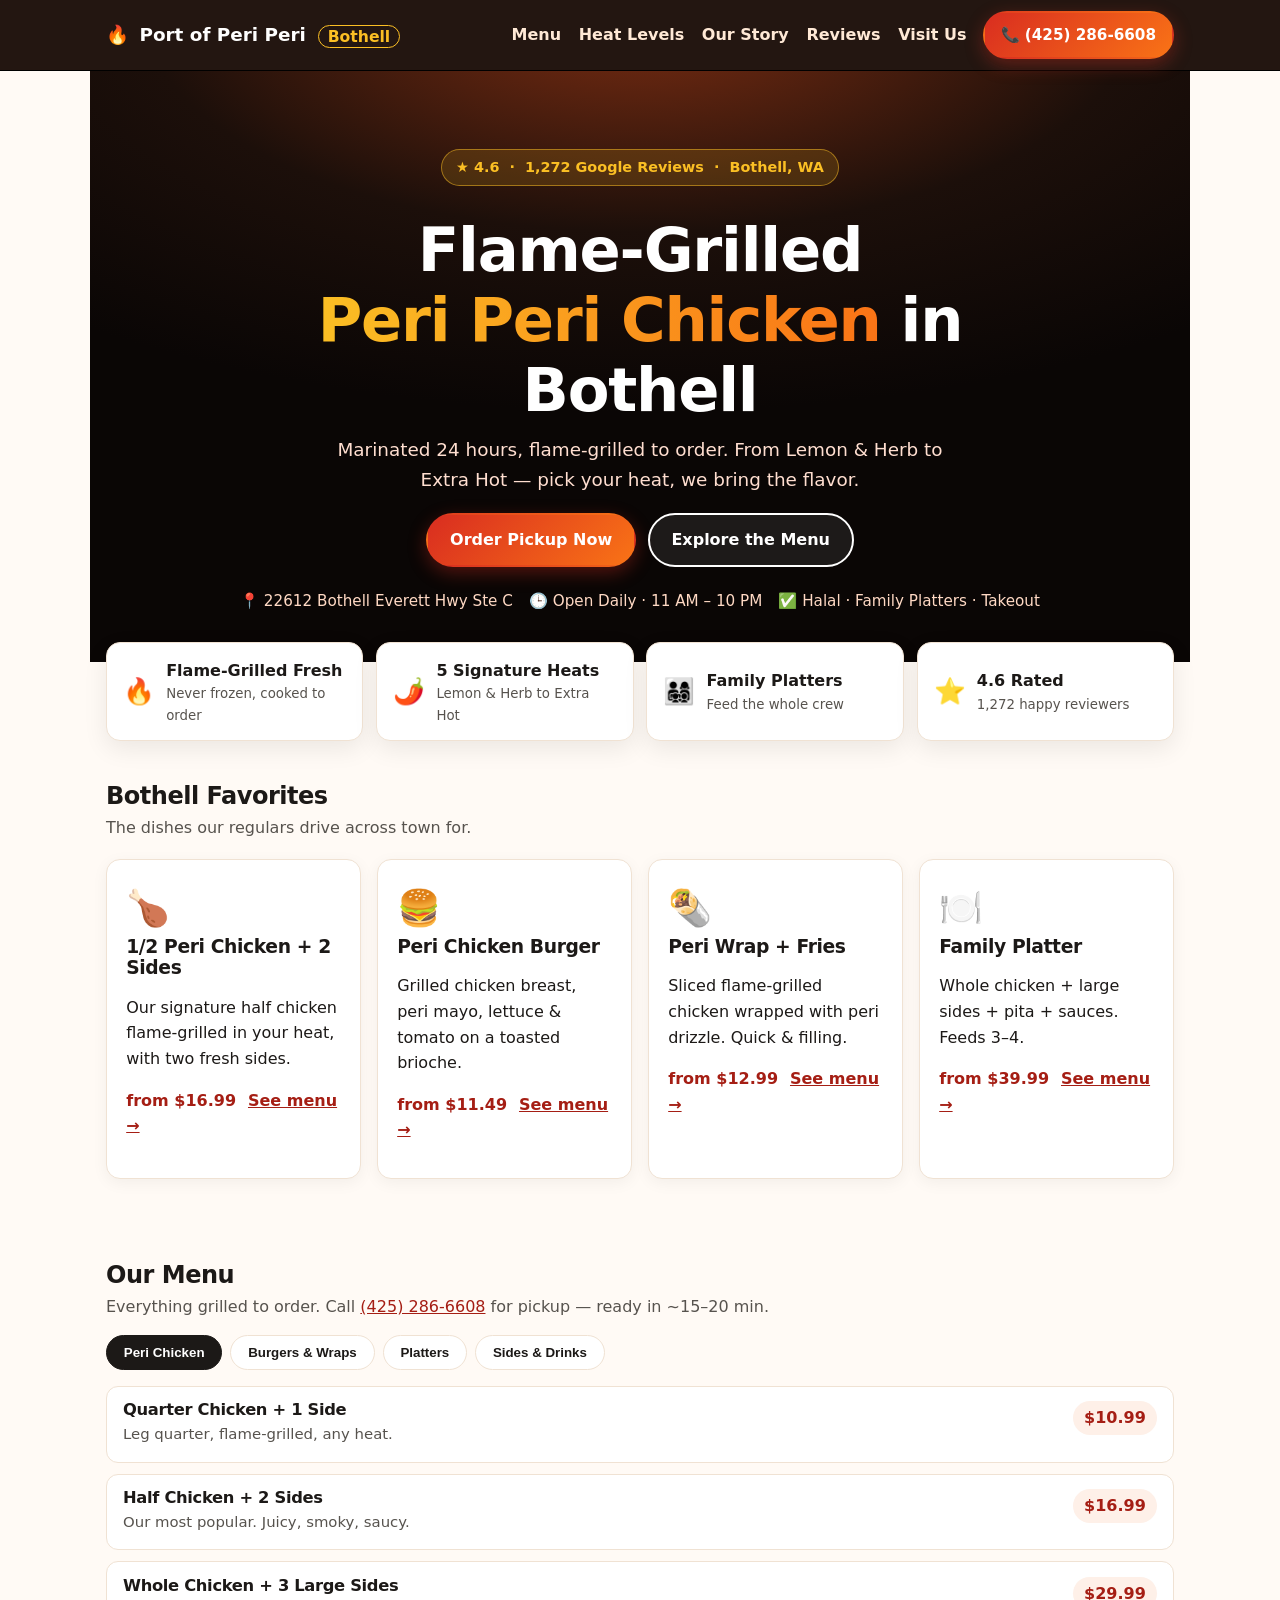
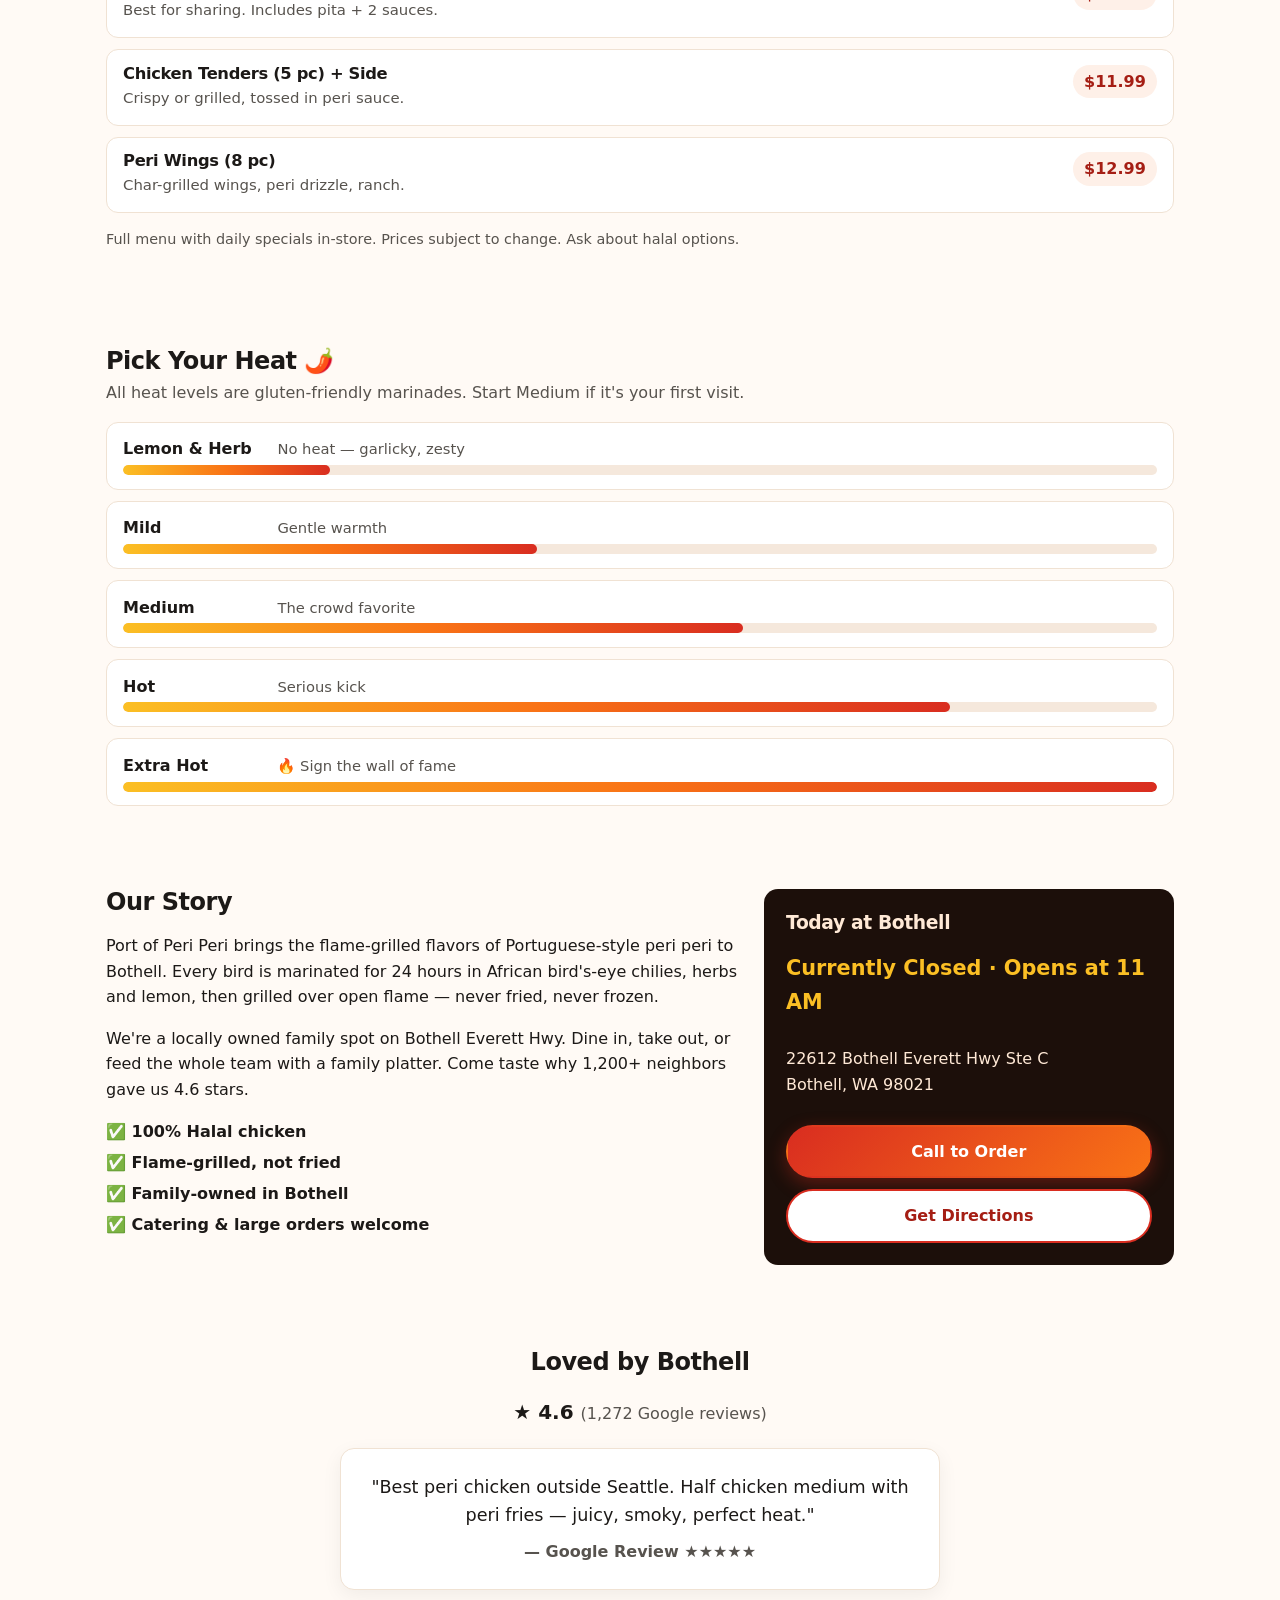
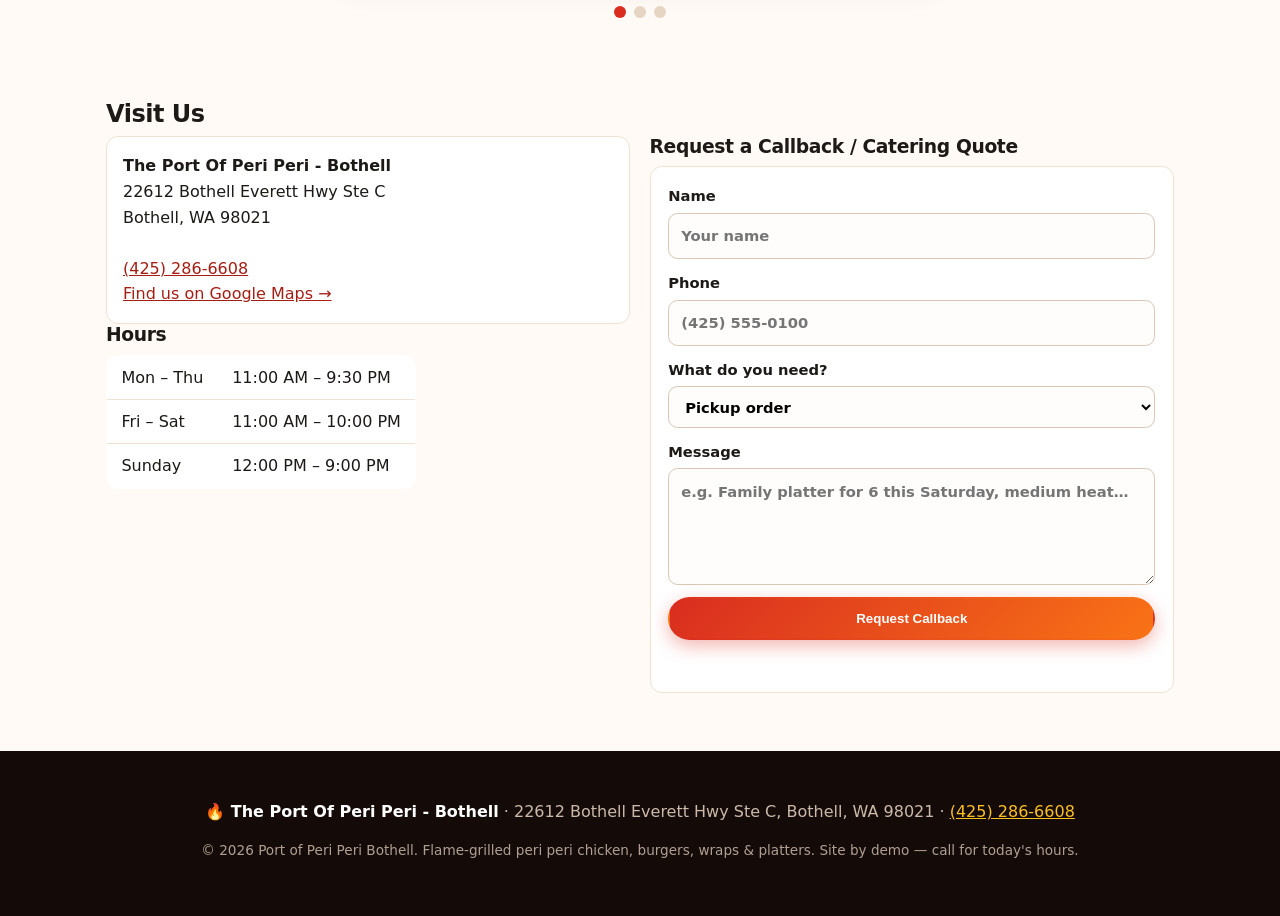
<file: generated_sites/lead_00001/index.html>
<!DOCTYPE html>
<html lang="en">
<head>
<meta charset="utf-8">
<meta name="viewport" content="width=device-width, initial-scale=1">
<meta name="description" content="The Port Of Peri Peri - Bothell | Flame-grilled peri peri chicken, burgers, wraps & family platters. 22612 Bothell Everett Hwy, Bothell WA. Call (425) 286-6608 for pickup.">
<link rel="icon" href="data:image/svg+xml,<svg xmlns='http://www.w3.org/2000/svg' viewBox='0 0 100 100'><text y='.9em' font-size='90'>🔥</text></svg>">
<title>The Port Of Peri Peri - Bothell | Flame-Grilled Peri Peri Chicken</title>
<link rel="stylesheet" href="styles.css">
</head>
<body>
<header class="site-header" id="siteHeader">
  <nav aria-label="Main navigation">
    <a class="brand" href="#top"><span class="brand-flame" aria-hidden="true">🔥</span> Port of Peri Peri <span class="brand-sub">Bothell</span></a>
    <button class="nav-toggle" aria-label="Toggle menu" aria-expanded="false" aria-controls="navLinks">☰</button>
    <ul class="nav-links" id="navLinks">
      <li><a href="#menu">Menu</a></li>
      <li><a href="#heat">Heat Levels</a></li>
      <li><a href="#about">Our Story</a></li>
      <li><a href="#reviews">Reviews</a></li>
      <li><a href="#visit">Visit Us</a></li>
    </ul>
    <a class="btn btn-primary btn-call" href="tel:+14252866608">📞 (425) 286-6608</a>
  </nav>
</header>

<main id="top">
  <!-- HERO -->
  <section class="hero">
    <div class="hero-inner">
      <p class="badge">★ 4.6 &nbsp;·&nbsp; 1,272 Google Reviews &nbsp;·&nbsp; Bothell, WA</p>
      <h1>Flame-Grilled<br><span class="accent">Peri Peri Chicken</span> in Bothell</h1>
      <p class="tagline">Marinated 24 hours, flame-grilled to order. From Lemon &amp; Herb to Extra Hot — pick your heat, we bring the flavor.</p>
      <div class="cta-row">
        <a class="btn btn-primary" href="tel:+14252866608">Order Pickup Now</a>
        <a class="btn btn-secondary" href="#menu">Explore the Menu</a>
      </div>
      <div class="hero-meta">
        <div><strong>📍</strong> 22612 Bothell Everett Hwy Ste C</div>
        <div><strong>🕒</strong> Open Daily · 11 AM – 10 PM</div>
        <div><strong>✅</strong> Halal · Family Platters · Takeout</div>
      </div>
    </div>
  </section>

  <!-- INFO STRIP -->
  <section class="strip" aria-label="Quick info">
    <div class="strip-item"><span>🔥</span><div><strong>Flame-Grilled Fresh</strong><small>Never frozen, cooked to order</small></div></div>
    <div class="strip-item"><span>🌶️</span><div><strong>5 Signature Heats</strong><small>Lemon &amp; Herb to Extra Hot</small></div></div>
    <div class="strip-item"><span>👨‍👩‍👧‍👦</span><div><strong>Family Platters</strong><small>Feed the whole crew</small></div></div>
    <div class="strip-item"><span>⭐</span><div><strong>4.6 Rated</strong><small>1,272 happy reviewers</small></div></div>
  </section>

  <!-- POPULAR -->
  <section id="popular">
    <h2>Bothell Favorites</h2>
    <p class="section-sub">The dishes our regulars drive across town for.</p>
    <ul class="cards">
      <li class="card">
        <div class="card-emoji" aria-hidden="true">🍗</div>
        <h3>1/2 Peri Chicken + 2 Sides</h3>
        <p>Our signature half chicken flame-grilled in your heat, with two fresh sides.</p>
        <p class="price">from $16.99 <a href="#menu">See menu →</a></p>
      </li>
      <li class="card">
        <div class="card-emoji" aria-hidden="true">🍔</div>
        <h3>Peri Chicken Burger</h3>
        <p>Grilled chicken breast, peri mayo, lettuce &amp; tomato on a toasted brioche.</p>
        <p class="price">from $11.49 <a href="#menu">See menu →</a></p>
      </li>
      <li class="card">
        <div class="card-emoji" aria-hidden="true">🌯</div>
        <h3>Peri Wrap + Fries</h3>
        <p>Sliced flame-grilled chicken wrapped with peri drizzle. Quick &amp; filling.</p>
        <p class="price">from $12.99 <a href="#menu">See menu →</a></p>
      </li>
      <li class="card">
        <div class="card-emoji" aria-hidden="true">🍽️</div>
        <h3>Family Platter</h3>
        <p>Whole chicken + large sides + pita + sauces. Feeds 3–4.</p>
        <p class="price">from $39.99 <a href="#menu">See menu →</a></p>
      </li>
    </ul>
  </section>

  <!-- MENU -->
  <section id="menu">
    <h2>Our Menu</h2>
    <p class="section-sub">Everything grilled to order. Call <a href="tel:+14252866608">(425) 286-6608</a> for pickup — ready in ~15–20 min.</p>
    <div class="tabs" role="tablist" aria-label="Menu categories">
      <button class="tab active" role="tab" aria-selected="true" data-tab="chicken">Peri Chicken</button>
      <button class="tab" role="tab" aria-selected="false" data-tab="burgers">Burgers &amp; Wraps</button>
      <button class="tab" role="tab" aria-selected="false" data-tab="platters">Platters</button>
      <button class="tab" role="tab" aria-selected="false" data-tab="sides">Sides &amp; Drinks</button>
    </div>

    <div class="tab-panel active" id="panel-chicken" role="tabpanel">
      <ul class="menu-list">
        <li><div><h3>Quarter Chicken + 1 Side</h3><p>Leg quarter, flame-grilled, any heat.</p></div><span class="menu-price">$10.99</span></li>
        <li><div><h3>Half Chicken + 2 Sides</h3><p>Our most popular. Juicy, smoky, saucy.</p></div><span class="menu-price">$16.99</span></li>
        <li><div><h3>Whole Chicken + 3 Large Sides</h3><p>Best for sharing. Includes pita + 2 sauces.</p></div><span class="menu-price">$29.99</span></li>
        <li><div><h3>Chicken Tenders (5 pc) + Side</h3><p>Crispy or grilled, tossed in peri sauce.</p></div><span class="menu-price">$11.99</span></li>
        <li><div><h3>Peri Wings (8 pc)</h3><p>Char-grilled wings, peri drizzle, ranch.</p></div><span class="menu-price">$12.99</span></li>
      </ul>
    </div>
    <div class="tab-panel" id="panel-burgers" role="tabpanel" hidden>
      <ul class="menu-list">
        <li><div><h3>Peri Chicken Burger + Fries</h3><p>Grilled breast, peri mayo, brioche bun.</p></div><span class="menu-price">$11.49</span></li>
        <li><div><h3>Spicy Crispy Burger + Fries</h3><p>Crispy fillet, hot peri, slaw.</p></div><span class="menu-price">$11.99</span></li>
        <li><div><h3>Peri Wrap + Fries</h3><p>Sliced chicken, lettuce, peri drizzle.</p></div><span class="menu-price">$12.99</span></li>
        <li><div><h3>Grilled Chicken Pita</h3><p>Flame-grilled strips, garlic sauce, fries inside.</p></div><span class="menu-price">$10.99</span></li>
      </ul>
    </div>
    <div class="tab-panel" id="panel-platters" role="tabpanel" hidden>
      <ul class="menu-list">
        <li><div><h3>Family Platter — Feeds 3–4</h3><p>Whole chicken, 2 large sides, 4 pitas, 3 sauces.</p></div><span class="menu-price">$39.99</span></li>
        <li><div><h3>Party Platter — Feeds 6–8</h3><p>2 whole chickens, 4 large sides, 8 pitas.</p></div><span class="menu-price">$69.99</span></li>
        <li><div><h3>Kids Meal</h3><p>Tenders or drumstick + fries + drink.</p></div><span class="menu-price">$7.99</span></li>
      </ul>
    </div>
    <div class="tab-panel" id="panel-sides" role="tabpanel" hidden>
      <ul class="menu-list">
        <li><div><h3>Peri Fries / Cajun Fries / Rice</h3><p>Regular or large. Peri salt dusted.</p></div><span class="menu-price">$3.99+</span></li>
        <li><div><h3>Coleslaw · Corn · Garlic Mash</h3><p>Made fresh daily.</p></div><span class="menu-price">$3.49</span></li>
        <li><div><h3>Pita + Peri Sauces</h3><p>Garlic, mild, hot, extra hot to take home.</p></div><span class="menu-price">$1.50+</span></li>
        <li><div><h3>Fountain Drinks &amp; Mango Lassi</h3><p>Coke products, iced tea, lassi.</p></div><span class="menu-price">$2.49+</span></li>
      </ul>
    </div>
    <p class="menu-note">Full menu with daily specials in-store. Prices subject to change. Ask about halal options.</p>
  </section>

  <!-- HEAT -->
  <section id="heat">
    <h2>Pick Your Heat 🌶️</h2>
    <p class="section-sub">All heat levels are gluten-friendly marinades. Start Medium if it's your first visit.</p>
    <ol class="heat-scale">
      <li><strong>Lemon &amp; Herb</strong><span>No heat — garlicky, zesty</span><i style="--l:1"></i></li>
      <li><strong>Mild</strong><span>Gentle warmth</span><i style="--l:2"></i></li>
      <li><strong>Medium</strong><span>The crowd favorite</span><i style="--l:3"></i></li>
      <li><strong>Hot</strong><span>Serious kick</span><i style="--l:4"></i></li>
      <li><strong>Extra Hot</strong><span>🔥 Sign the wall of fame</span><i style="--l:5"></i></li>
    </ol>
  </section>

  <!-- ABOUT -->
  <section id="about">
    <div class="about-grid">
      <div>
        <h2>Our Story</h2>
        <p>Port of Peri Peri brings the flame-grilled flavors of Portuguese-style peri peri to Bothell. Every bird is marinated for 24 hours in African bird's-eye chilies, herbs and lemon, then grilled over open flame — never fried, never frozen.</p>
        <p>We're a locally owned family spot on Bothell Everett Hwy. Dine in, take out, or feed the whole team with a family platter. Come taste why 1,200+ neighbors gave us 4.6 stars.</p>
        <ul class="checklist">
          <li>✅ 100% Halal chicken</li>
          <li>✅ Flame-grilled, not fried</li>
          <li>✅ Family-owned in Bothell</li>
          <li>✅ Catering &amp; large orders welcome</li>
        </ul>
      </div>
      <div class="about-card">
        <h3>Today at Bothell</h3>
        <p class="big" id="openStatus">Open Now · Till 10 PM</p>
        <p>22612 Bothell Everett Hwy Ste C<br>Bothell, WA 98021</p>
        <a class="btn btn-primary" href="tel:+14252866608">Call to Order</a>
        <a class="btn btn-secondary" href="https://www.google.com/maps/search/?api=1&query=The+Port+Of+Peri+Peri+Bothell" target="_blank" rel="noopener">Get Directions</a>
      </div>
    </div>
  </section>

  <!-- REVIEWS -->
  <section id="reviews">
    <h2>Loved by Bothell</h2>
    <p class="rating">★ 4.6 <span>(1,272 Google reviews)</span></p>
    <div class="review-slider">
      <blockquote class="review active"><p>"Best peri chicken outside Seattle. Half chicken medium with peri fries — juicy, smoky, perfect heat."</p><cite>— Google Review ★★★★★</cite></blockquote>
      <blockquote class="review"><p>"Family platter fed all five of us with leftovers. Fresh pita, great garlic sauce, super friendly staff."</p><cite>— Google Review ★★★★★</cite></blockquote>
      <blockquote class="review"><p>"Extra hot actually means extra hot. Crispy tenders + mango lassi to cool down. My new regular spot."</p><cite>— Google Review ★★★★☆</cite></blockquote>
      <div class="slider-dots" role="tablist" aria-label="Reviews">
        <button class="dot active" aria-label="Review 1"></button>
        <button class="dot" aria-label="Review 2"></button>
        <button class="dot" aria-label="Review 3"></button>
      </div>
    </div>
  </section>

  <!-- VISIT / CONTACT -->
  <section id="visit">
    <h2>Visit Us</h2>
    <div class="visit-grid">
      <div>
        <address>
          <strong>The Port Of Peri Peri - Bothell</strong><br>
          22612 Bothell Everett Hwy Ste C<br>
          Bothell, WA 98021<br><br>
          <a href="tel:+14252866608">(425) 286-6608</a><br>
          <a href="https://www.google.com/maps/search/?api=1&query=The+Port+Of+Peri+Peri+Bothell" target="_blank" rel="noopener">Find us on Google Maps →</a>
        </address>
        <h3>Hours</h3>
        <table class="hours">
          <tr><td>Mon – Thu</td><td>11:00 AM – 9:30 PM</td></tr>
          <tr><td>Fri – Sat</td><td>11:00 AM – 10:00 PM</td></tr>
          <tr><td>Sunday</td><td>12:00 PM – 9:00 PM</td></tr>
        </table>
      </div>
      <div id="contact">
        <h3>Request a Callback / Catering Quote</h3>
        <form id="quote-form" novalidate>
          <label>Name<input name="name" required autocomplete="name" placeholder="Your name"></label>
          <label>Phone<input name="phone" type="tel" required autocomplete="tel" placeholder="(425) 555-0100"></label>
          <label>What do you need?
            <select name="topic">
              <option>Pickup order</option>
              <option>Family / party platter</option>
              <option>Catering quote</option>
              <option>Feedback</option>
            </select>
          </label>
          <label>Message<textarea name="message" rows="4" required placeholder="e.g. Family platter for 6 this Saturday, medium heat…"></textarea></label>
          <button class="btn btn-primary" type="submit">Request Callback</button>
          <p class="form-note" role="status" aria-live="polite"></p>
        </form>
      </div>
    </div>
  </section>
</main>

<footer>
  <p><strong>🔥 The Port Of Peri Peri - Bothell</strong> · 22612 Bothell Everett Hwy Ste C, Bothell, WA 98021 · <a href="tel:+14252866608">(425) 286-6608</a></p>
  <p class="fine">© <span id="year">2026</span> Port of Peri Peri Bothell. Flame-grilled peri peri chicken, burgers, wraps &amp; platters. Site by demo — call for today's hours.</p>
</footer>

<script src="script.js"></script>
</body>
</html>
</file>
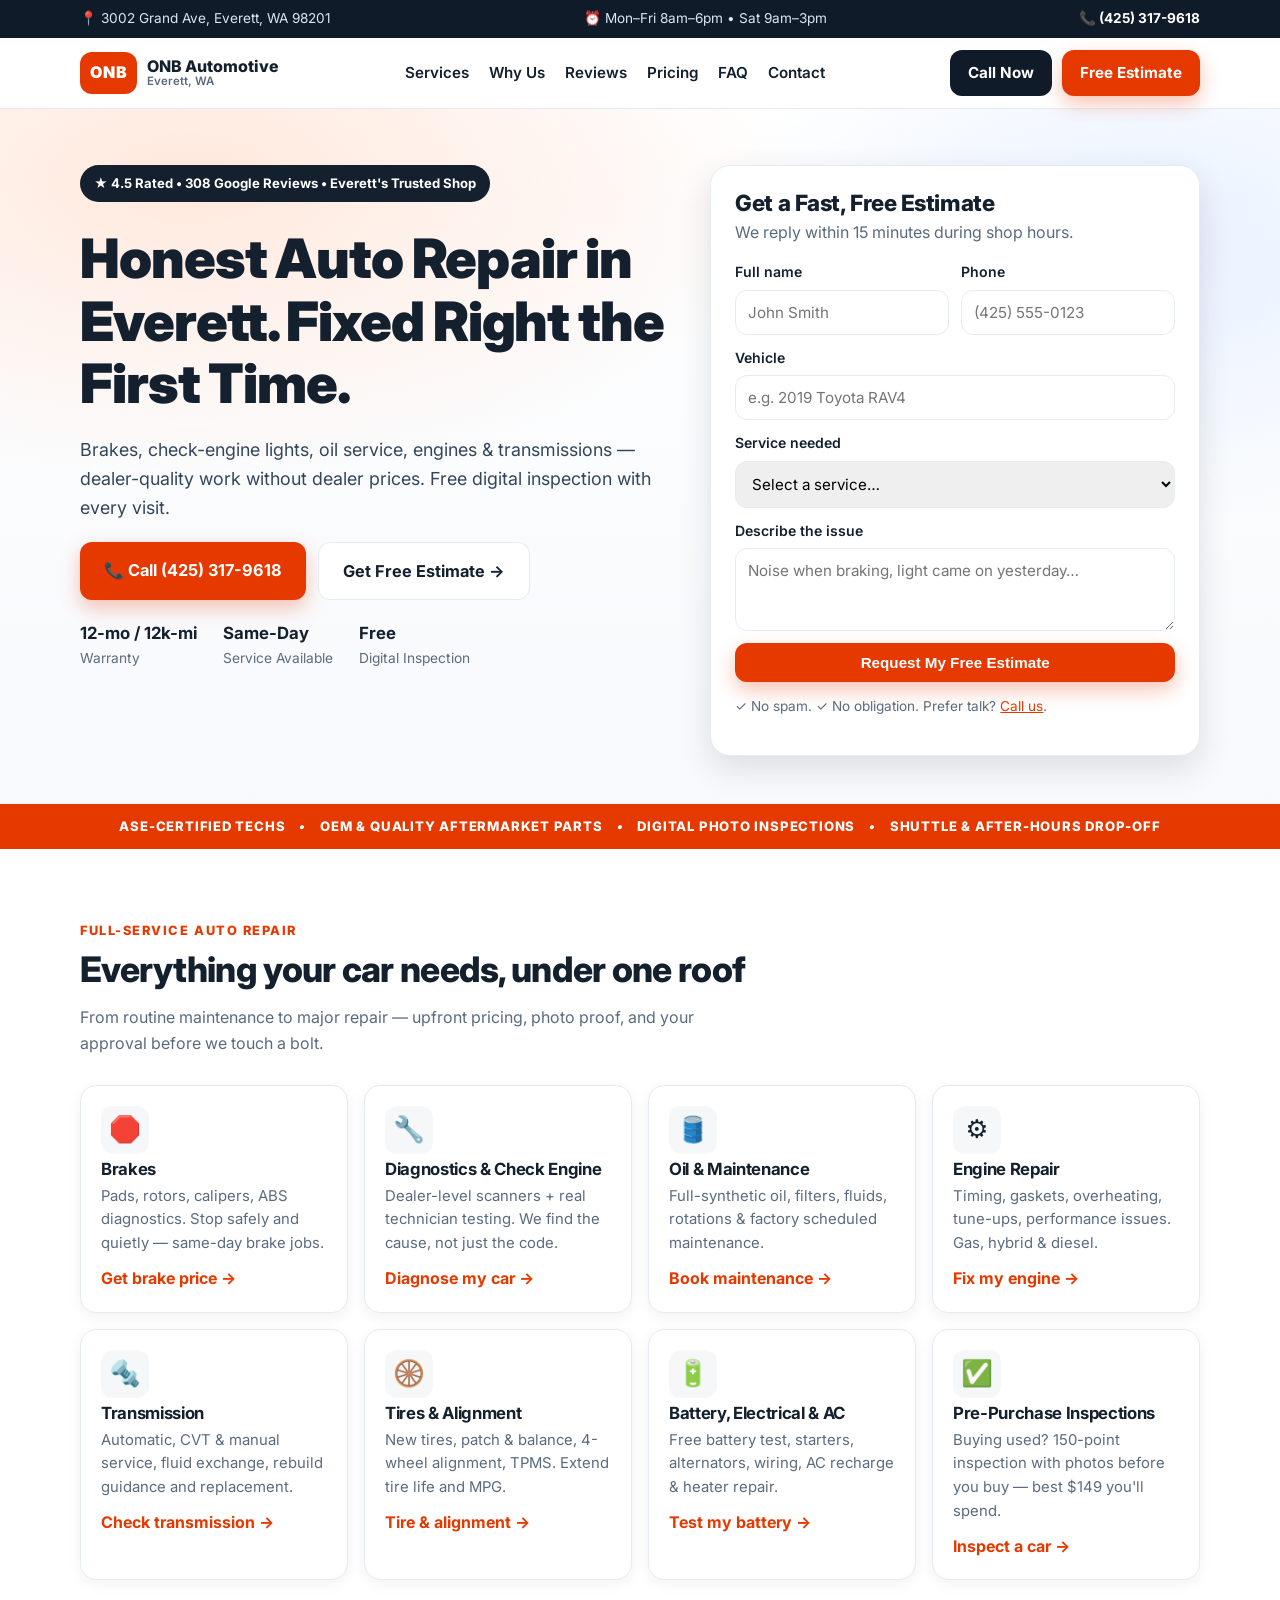
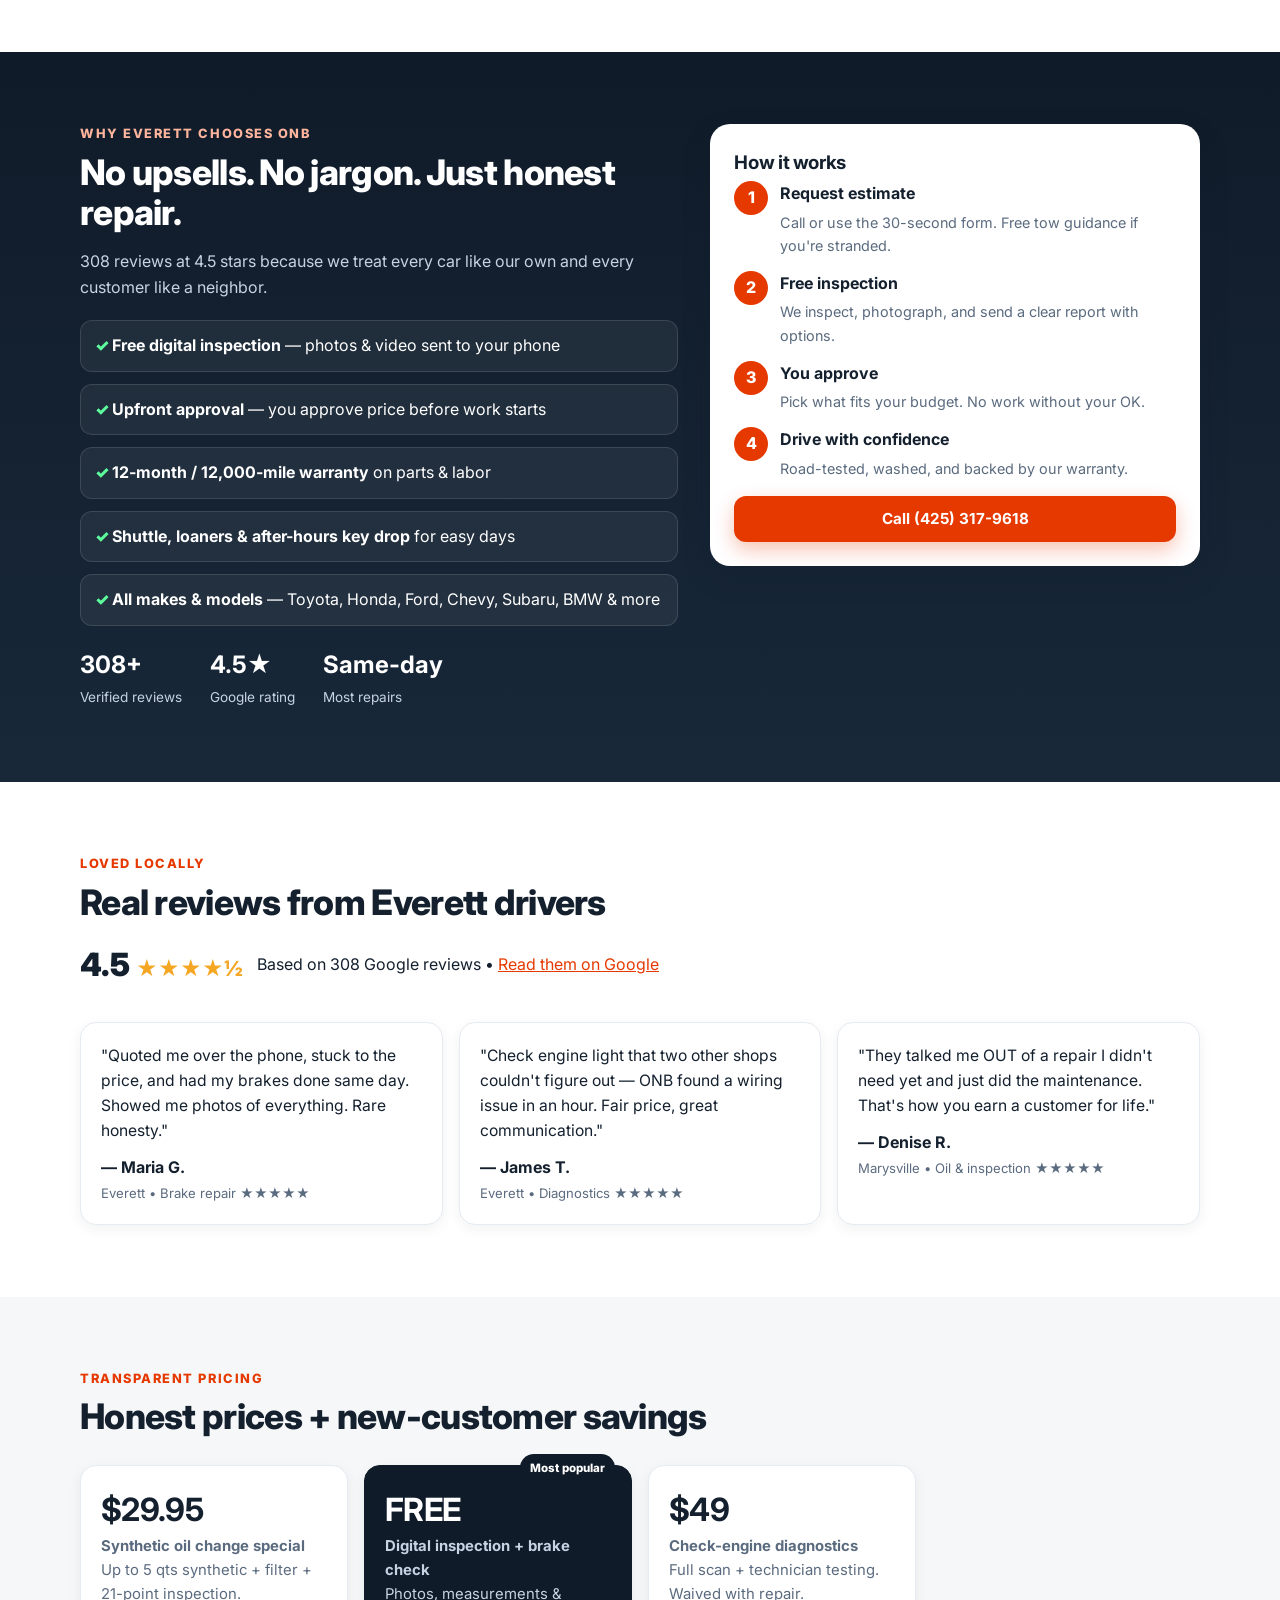
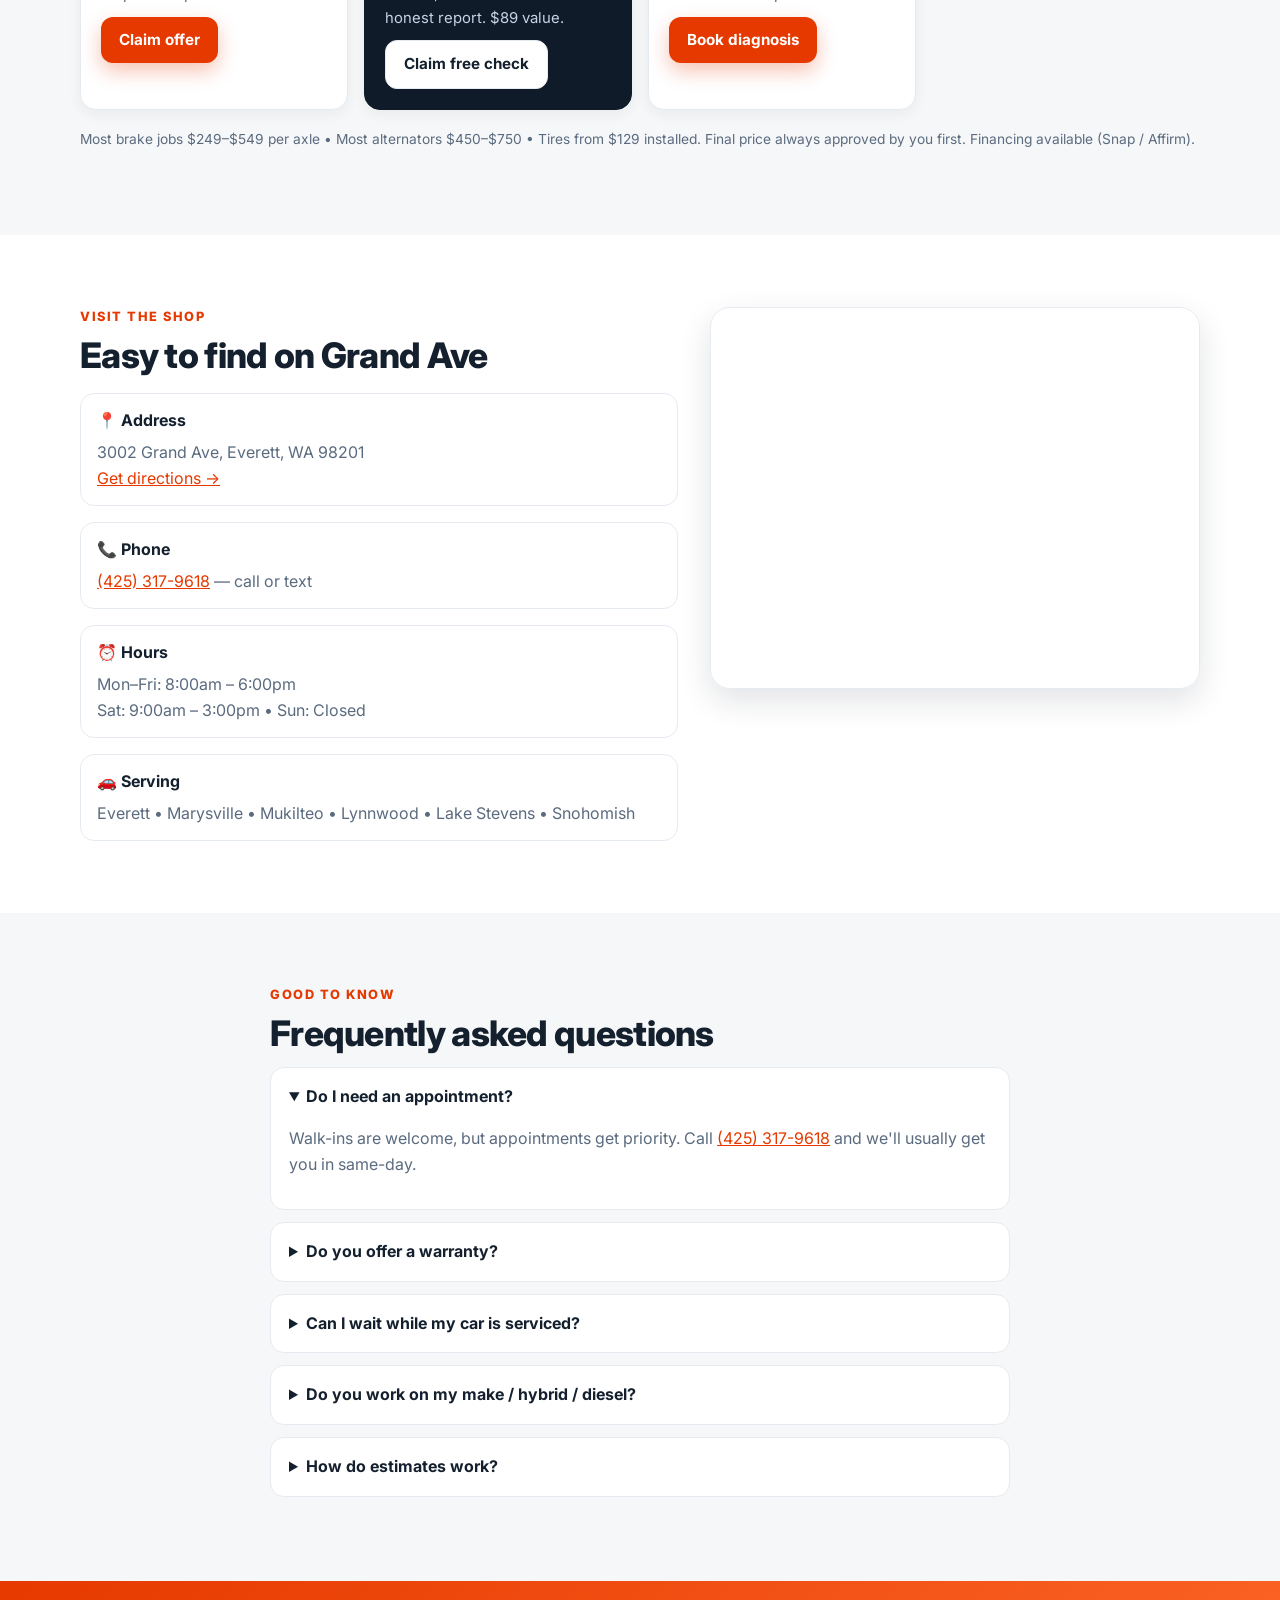
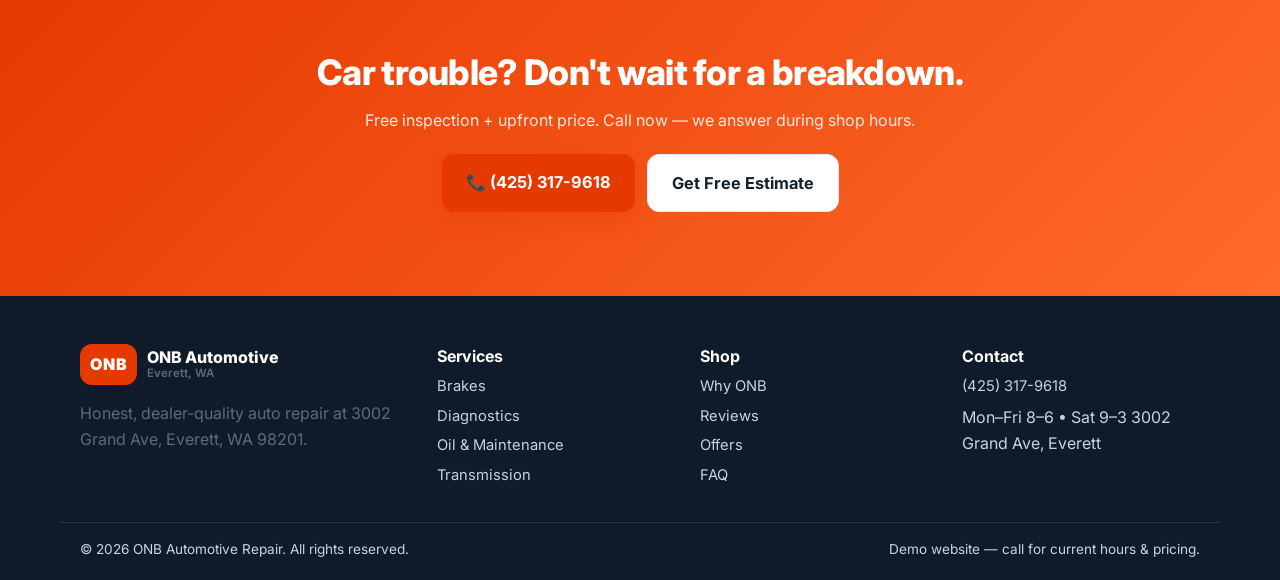
<file: generated_sites/lead_00002/index.html>
<!DOCTYPE html>
<html lang="en">
<head>
  <meta charset="UTF-8" />
  <meta name="viewport" content="width=device-width, initial-scale=1.0" />
  <title>ONB Automotive Repair | Trusted Auto Repair in Everett, WA</title>
  <meta name="description" content="ONB Automotive Repair — 4.5-star auto repair shop in Everett, WA. Brakes, diagnostics, oil change, engine & transmission repair. Free estimates. Call (425) 317-9618." />
  <link rel="stylesheet" href="styles.css" />
  <link rel="preconnect" href="https://fonts.googleapis.com">
  <link rel="preconnect" href="https://fonts.gstatic.com" crossorigin>
  <link href="https://fonts.googleapis.com/css2?family=Inter:wght@400;500;600;700;800;900&display=swap" rel="stylesheet">
  <link rel="icon" href="data:image/svg+xml,<svg xmlns='http://www.w3.org/2000/svg' viewBox='0 0 100 100'><rect width='100' height='100' rx='20' fill='%23e63900'/><text x='50' y='68' font-size='55' text-anchor='middle' fill='white' font-family='Arial' font-weight='bold'>ON</text></svg>">
  <script type="application/ld+json">
  {
    "@context": "https://schema.org",
    "@type": "AutoRepair",
    "name": "ONB Automotive Repair",
    "address": {
      "@type": "PostalAddress",
      "streetAddress": "3002 Grand Ave",
      "addressLocality": "Everett",
      "addressRegion": "WA",
      "postalCode": "98201"
    },
    "telephone": "(425) 317-9618",
    "aggregateRating": { "@type": "AggregateRating", "ratingValue": "4.5", "reviewCount": "308" },
    "openingHoursSpecification": [
      { "@type": "OpeningHoursSpecification", "dayOfWeek": ["Monday","Tuesday","Wednesday","Thursday","Friday"], "opens": "08:00", "closes": "18:00" },
      { "@type": "OpeningHoursSpecification", "dayOfWeek": "Saturday", "opens": "09:00", "closes": "15:00" }
    ],
    "priceRange": "$$"
  }
  </script>
</head>
<body>
  <div class="topbar">
    <div class="container topbar-inner">
      <span class="topbar-item">📍 3002 Grand Ave, Everett, WA 98201</span>
      <span class="topbar-item hide-mobile">⏰ Mon–Fri 8am–6pm • Sat 9am–3pm</span>
      <a class="topbar-phone" href="tel:+14253179618">📞 (425) 317-9618</a>
    </div>
  </div>

  <header class="header" id="header">
    <div class="container header-inner">
      <a href="#top" class="logo" aria-label="ONB Automotive Repair home">
        <span class="logo-badge">ONB</span>
        <span class="logo-text">ONB Automotive <small>Everett, WA</small></span>
      </a>
      <nav class="nav" id="nav" aria-label="Main navigation">
        <a href="#services">Services</a>
        <a href="#why">Why Us</a>
        <a href="#reviews">Reviews</a>
        <a href="#pricing">Pricing</a>
        <a href="#faq">FAQ</a>
        <a href="#contact">Contact</a>
      </nav>
      <div class="header-actions">
        <a href="tel:+14253179618" class="btn btn-call">Call Now</a>
        <a href="#quote" class="btn btn-primary hide-mobile">Free Estimate</a>
        <button class="menu-btn" id="menuBtn" aria-label="Open menu" aria-expanded="false">☰</button>
      </div>
    </div>
  </header>

  <main id="top">
    <!-- HERO -->
    <section class="hero">
      <div class="container hero-grid">
        <div class="hero-copy">
          <div class="pill">★ 4.5 Rated • 308 Google Reviews • Everett's Trusted Shop</div>
          <h1>Honest Auto Repair in Everett. Fixed Right the First Time.</h1>
          <p class="lead">Brakes, check-engine lights, oil service, engines & transmissions — dealer-quality work without dealer prices. Free digital inspection with every visit.</p>
          <div class="hero-cta">
            <a href="tel:+14253179618" class="btn btn-primary btn-lg">📞 Call (425) 317-9618</a>
            <a href="#quote" class="btn btn-white btn-lg">Get Free Estimate →</a>
          </div>
          <div class="hero-trust">
            <div><strong>12-mo / 12k-mi</strong><span>Warranty</span></div>
            <div><strong>Same-Day</strong><span>Service Available</span></div>
            <div><strong>Free</strong><span>Digital Inspection</span></div>
          </div>
        </div>
        <div class="quote-card" id="quote">
          <h2>Get a Fast, Free Estimate</h2>
          <p class="muted">We reply within 15 minutes during shop hours.</p>
          <form id="quoteForm" novalidate>
            <div class="row2">
              <label>Full name<input type="text" name="name" placeholder="John Smith" required autocomplete="name" /></label>
              <label>Phone<input type="tel" name="phone" placeholder="(425) 555-0123" required autocomplete="tel" /></label>
            </div>
            <label>Vehicle<input type="text" name="vehicle" placeholder="e.g. 2019 Toyota RAV4" required /></label>
            <label>Service needed
              <select name="service" required>
                <option value="">Select a service…</option>
                <option>Brake repair / pads & rotors</option>
                <option>Oil change / maintenance</option>
                <option>Check engine light / diagnostics</option>
                <option>Engine repair</option>
                <option>Transmission service</option>
                <option>Tires / alignment</option>
                <option>Battery / electrical / AC</option>
                <option>Pre-purchase inspection</option>
                <option>Something else</option>
              </select>
            </label>
            <label>Describe the issue<textarea name="message" rows="3" placeholder="Noise when braking, light came on yesterday…"></textarea></label>
            <button type="submit" class="btn btn-primary btn-block">Request My Free Estimate</button>
            <p class="form-note">✓ No spam. ✓ No obligation. Prefer talk? <a href="tel:+14253179618">Call us</a>.</p>
            <p class="form-success" id="formSuccess" role="status" hidden>Thanks! We received your request. We'll call you back shortly from (425) 317-9618.</p>
          </form>
        </div>
      </div>
    </section>

    <!-- TRUST BAR -->
    <section class="trustbar">
      <div class="container trustbar-inner">
        <span>ASE-CERTIFIED TECHS</span><i>•</i>
        <span>OEM & QUALITY AFTERMARKET PARTS</span><i>•</i>
        <span>DIGITAL PHOTO INSPECTIONS</span><i>•</i>
        <span>SHUTTLE & AFTER-HOURS DROP-OFF</span>
      </div>
    </section>

    <!-- SERVICES -->
    <section class="section" id="services">
      <div class="container">
        <p class="eyebrow">Full-service auto repair</p>
        <h2>Everything your car needs, under one roof</h2>
        <p class="sub">From routine maintenance to major repair — upfront pricing, photo proof, and your approval before we touch a bolt.</p>
        <div class="cards">
          <article class="card"><div class="icon">🛑</div><h3>Brakes</h3><p>Pads, rotors, calipers, ABS diagnostics. Stop safely and quietly — same-day brake jobs.</p><a href="#quote" data-service="Brake repair / pads & rotors">Get brake price →</a></article>
          <article class="card"><div class="icon">🔧</div><h3>Diagnostics & Check Engine</h3><p>Dealer-level scanners + real technician testing. We find the cause, not just the code.</p><a href="#quote" data-service="Check engine light / diagnostics">Diagnose my car →</a></article>
          <article class="card"><div class="icon">🛢️</div><h3>Oil & Maintenance</h3><p>Full-synthetic oil, filters, fluids, rotations & factory scheduled maintenance.</p><a href="#quote" data-service="Oil change / maintenance">Book maintenance →</a></article>
          <article class="card"><div class="icon">⚙️</div><h3>Engine Repair</h3><p>Timing, gaskets, overheating, tune-ups, performance issues. Gas, hybrid & diesel.</p><a href="#quote" data-service="Engine repair">Fix my engine →</a></article>
          <article class="card"><div class="icon">🔩</div><h3>Transmission</h3><p>Automatic, CVT & manual service, fluid exchange, rebuild guidance and replacement.</p><a href="#quote" data-service="Transmission service">Check transmission →</a></article>
          <article class="card"><div class="icon">🛞</div><h3>Tires & Alignment</h3><p>New tires, patch & balance, 4-wheel alignment, TPMS. Extend tire life and MPG.</p><a href="#quote" data-service="Tires / alignment">Tire & alignment →</a></article>
          <article class="card"><div class="icon">🔋</div><h3>Battery, Electrical & AC</h3><p>Free battery test, starters, alternators, wiring, AC recharge & heater repair.</p><a href="#quote" data-service="Battery / electrical / AC">Test my battery →</a></article>
          <article class="card"><div class="icon">✅</div><h3>Pre-Purchase Inspections</h3><p>Buying used? 150-point inspection with photos before you buy — best $149 you'll spend.</p><a href="#quote" data-service="Pre-purchase inspection">Inspect a car →</a></article>
        </div>
      </div>
    </section>

    <!-- WHY -->
    <section class="section dark" id="why">
      <div class="container split">
        <div>
          <p class="eyebrow light">Why Everett chooses ONB</p>
          <h2>No upsells. No jargon. Just honest repair.</h2>
          <p class="sub-light">308 reviews at 4.5 stars because we treat every car like our own and every customer like a neighbor.</p>
          <ul class="checklist">
            <li><strong>Free digital inspection</strong> — photos & video sent to your phone</li>
            <li><strong>Upfront approval</strong> — you approve price before work starts</li>
            <li><strong>12-month / 12,000-mile warranty</strong> on parts & labor</li>
            <li><strong>Shuttle, loaners & after-hours key drop</strong> for easy days</li>
            <li><strong>All makes & models</strong> — Toyota, Honda, Ford, Chevy, Subaru, BMW & more</li>
          </ul>
          <div class="stats">
            <div><strong>308+</strong><span>Verified reviews</span></div>
            <div><strong>4.5★</strong><span>Google rating</span></div>
            <div><strong>Same-day</strong><span>Most repairs</span></div>
          </div>
        </div>
        <div class="panel">
          <h3>How it works</h3>
          <ol class="steps">
            <li><span>1</span><div><strong>Request estimate</strong><p>Call or use the 30-second form. Free tow guidance if you're stranded.</p></div></li>
            <li><span>2</span><div><strong>Free inspection</strong><p>We inspect, photograph, and send a clear report with options.</p></div></li>
            <li><span>3</span><div><strong>You approve</strong><p>Pick what fits your budget. No work without your OK.</p></div></li>
            <li><span>4</span><div><strong>Drive with confidence</strong><p>Road-tested, washed, and backed by our warranty.</p></div></li>
          </ol>
          <a href="tel:+14253179618" class="btn btn-primary btn-block">Call (425) 317-9618</a>
        </div>
      </div>
    </section>

    <!-- REVIEWS -->
    <section class="section" id="reviews">
      <div class="container">
        <p class="eyebrow">Loved locally</p>
        <h2>Real reviews from Everett drivers</h2>
        <div class="rating-summary">
          <div class="big">4.5 <span>★★★★½</span></div>
          <p>Based on 308 Google reviews • <a href="https://www.google.com/maps/place/ONB+Automotive+Repair" target="_blank" rel="noopener">Read them on Google</a></p>
        </div>
        <div class="cards reviews" id="reviewGrid">
          <article class="card review"><p>"Quoted me over the phone, stuck to the price, and had my brakes done same day. Showed me photos of everything. Rare honesty."</p><footer><strong>— Maria G.</strong><span>Everett • Brake repair ★★★★★</span></footer></article>
          <article class="card review"><p>"Check engine light that two other shops couldn't figure out — ONB found a wiring issue in an hour. Fair price, great communication."</p><footer><strong>— James T.</strong><span>Everett • Diagnostics ★★★★★</span></footer></article>
          <article class="card review"><p>"They talked me OUT of a repair I didn't need yet and just did the maintenance. That's how you earn a customer for life."</p><footer><strong>— Denise R.</strong><span>Marysville • Oil & inspection ★★★★★</span></footer></article>
        </div>
      </div>
    </section>

    <!-- PRICING / OFFERS -->
    <section class="section tint" id="pricing">
      <div class="container">
        <p class="eyebrow">Transparent pricing</p>
        <h2>Honest prices + new-customer savings</h2>
        <div class="cards">
          <article class="card coupon"><h3>$29.95</h3><p><strong>Synthetic oil change special</strong><br>Up to 5 qts synthetic + filter + 21-point inspection.</p><a href="#quote" class="btn btn-primary">Claim offer</a></article>
          <article class="card coupon featured"><div class="flag">Most popular</div><h3>FREE</h3><p><strong>Digital inspection + brake check</strong><br>Photos, measurements & honest report. $89 value.</p><a href="#quote" class="btn btn-white">Claim free check</a></article>
          <article class="card coupon"><h3>$49</h3><p><strong>Check-engine diagnostics</strong><br>Full scan + technician testing. Waived with repair.</p><a href="#quote" class="btn btn-primary">Book diagnosis</a></article>
        </div>
        <p class="fineprint">Most brake jobs $249–$549 per axle • Most alternators $450–$750 • Tires from $129 installed. Final price always approved by you first. Financing available (Snap / Affirm).</p>
      </div>
    </section>

    <!-- VISIT -->
    <section class="section" id="contact">
      <div class="container split">
        <div>
          <p class="eyebrow">Visit the shop</p>
          <h2>Easy to find on Grand Ave</h2>
          <div class="info-list">
            <div><strong>📍 Address</strong><p>3002 Grand Ave, Everett, WA 98201<br><a href="https://www.google.com/maps/place/ONB+Automotive+Repair" target="_blank" rel="noopener">Get directions →</a></p></div>
            <div><strong>📞 Phone</strong><p><a href="tel:+14253179618">(425) 317-9618</a> — call or text</p></div>
            <div><strong>⏰ Hours</strong><p>Mon–Fri: 8:00am – 6:00pm<br>Sat: 9:00am – 3:00pm • Sun: Closed</p></div>
            <div><strong>🚗 Serving</strong><p>Everett • Marysville • Mukilteo • Lynnwood • Lake Stevens • Snohomish</p></div>
          </div>
        </div>
        <div class="map-wrap">
          <iframe title="Map to ONB Automotive Repair" loading="lazy" referrerpolicy="no-referrer-when-downgrade"
            src="https://maps.google.com/maps?q=ONB%20Automotive%20Repair%203002%20Grand%20Ave%20Everett%20WA%2098201&t=&z=14&ie=UTF8&iwloc=&output=embed"></iframe>
        </div>
      </div>
    </section>

    <!-- FAQ -->
    <section class="section tint" id="faq">
      <div class="container narrow">
        <p class="eyebrow">Good to know</p>
        <h2>Frequently asked questions</h2>
        <div class="faq" id="faqList">
          <details open><summary>Do I need an appointment?</summary><p>Walk-ins are welcome, but appointments get priority. Call <a href="tel:+14253179618">(425) 317-9618</a> and we'll usually get you in same-day.</p></details>
          <details><summary>Do you offer a warranty?</summary><p>Yes — 12 months / 12,000 miles on parts and labor, nationwide. We use OEM or premium aftermarket parts.</p></details>
          <details><summary>Can I wait while my car is serviced?</summary><p>Absolutely. Free Wi-Fi, coffee, and most oil/brake services are done in under 2 hours. Shuttle rides available in Everett.</p></details>
          <details><summary>Do you work on my make / hybrid / diesel?</summary><p>Yes — domestic, import, hybrid, and light diesel. If we can't do it cheaper in-house than the dealer, we'll tell you straight.</p></details>
          <details><summary>How do estimates work?</summary><p>Free inspection → photos + line-item quote by text/email → you approve. No surprises, no work without your OK.</p></details>
        </div>
      </div>
    </section>

    <!-- FINAL CTA -->
    <section class="cta">
      <div class="container cta-inner">
        <h2>Car trouble? Don't wait for a breakdown.</h2>
        <p>Free inspection + upfront price. Call now — we answer during shop hours.</p>
        <div class="hero-cta center">
          <a href="tel:+14253179618" class="btn btn-primary btn-lg">📞 (425) 317-9618</a>
          <a href="#quote" class="btn btn-white btn-lg">Get Free Estimate</a>
        </div>
      </div>
    </section>
  </main>

  <footer class="footer">
    <div class="container footer-grid">
      <div>
        <div class="logo"><span class="logo-badge">ONB</span><span class="logo-text">ONB Automotive <small>Everett, WA</small></span></div>
        <p class="muted">Honest, dealer-quality auto repair at 3002 Grand Ave, Everett, WA 98201.</p>
      </div>
      <div>
        <strong>Services</strong>
        <a href="#services">Brakes</a><a href="#services">Diagnostics</a><a href="#services">Oil & Maintenance</a><a href="#services">Transmission</a>
      </div>
      <div>
        <strong>Shop</strong>
        <a href="#why">Why ONB</a><a href="#reviews">Reviews</a><a href="#pricing">Offers</a><a href="#faq">FAQ</a>
      </div>
      <div>
        <strong>Contact</strong>
        <a href="tel:+14253179618">(425) 317-9618</a>
        <span>Mon–Fri 8–6 • Sat 9–3</span>
        <span>3002 Grand Ave, Everett</span>
      </div>
    </div>
    <div class="container footer-bottom">
      <span>© <span id="year"></span> ONB Automotive Repair. All rights reserved.</span>
      <span>Demo website — call for current hours & pricing.</span>
    </div>
  </footer>

  <a href="tel:+14253179618" class="sticky-call" aria-label="Call ONB Automotive Repair">📞 Call Now</a>

  <script src="script.js"></script>
</body>
</html>
</file>
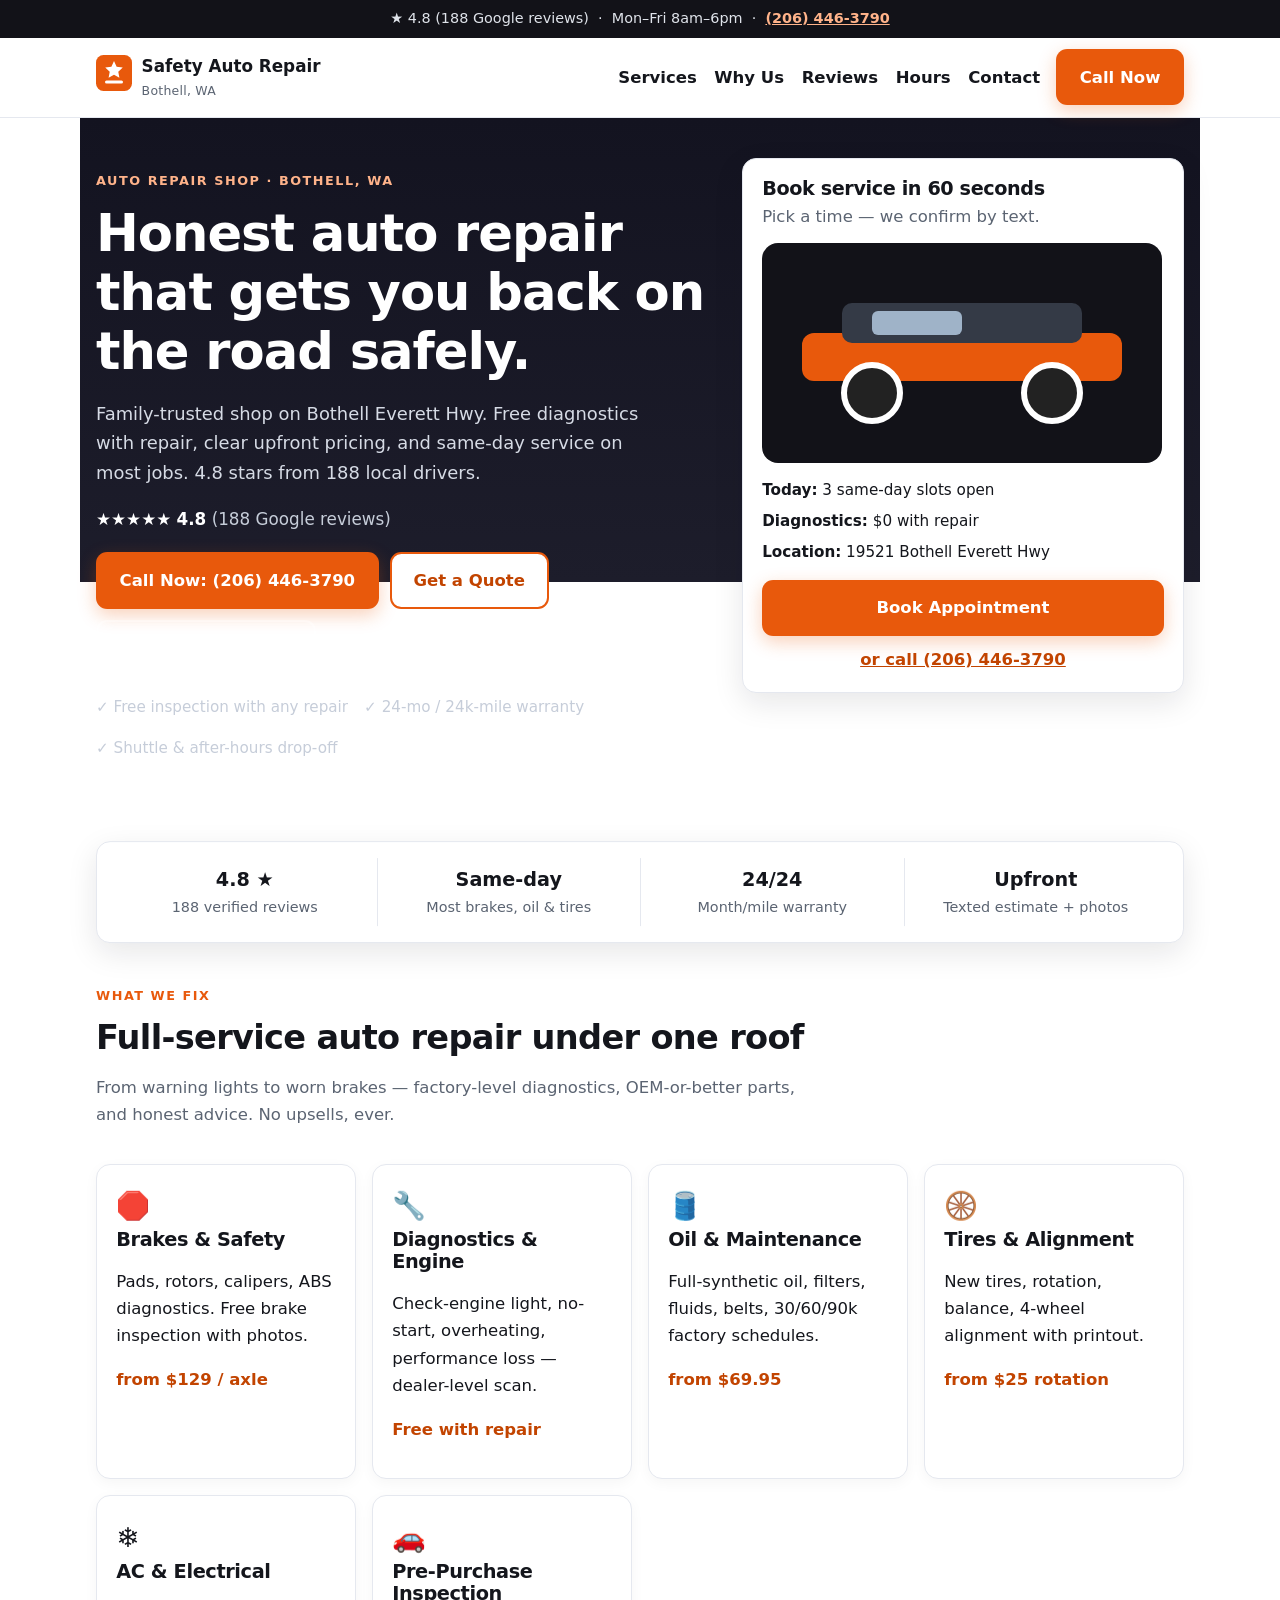
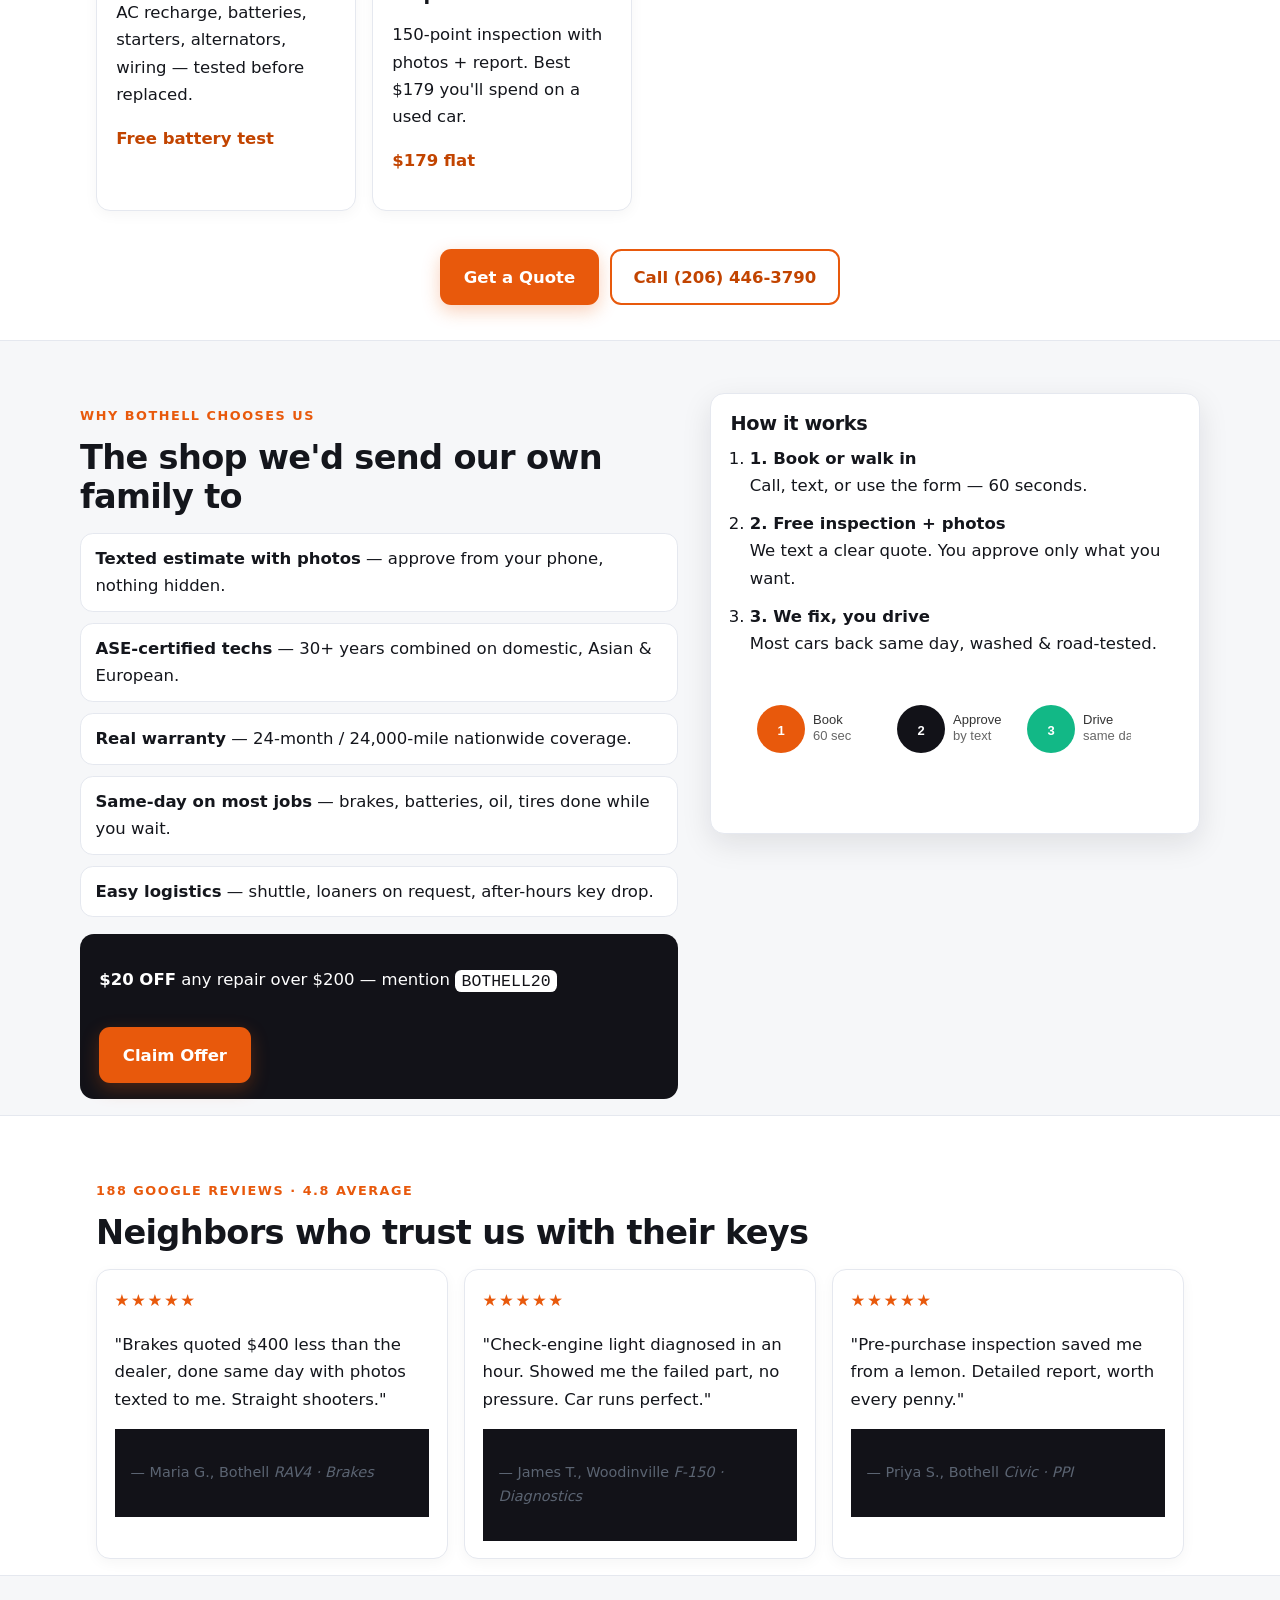
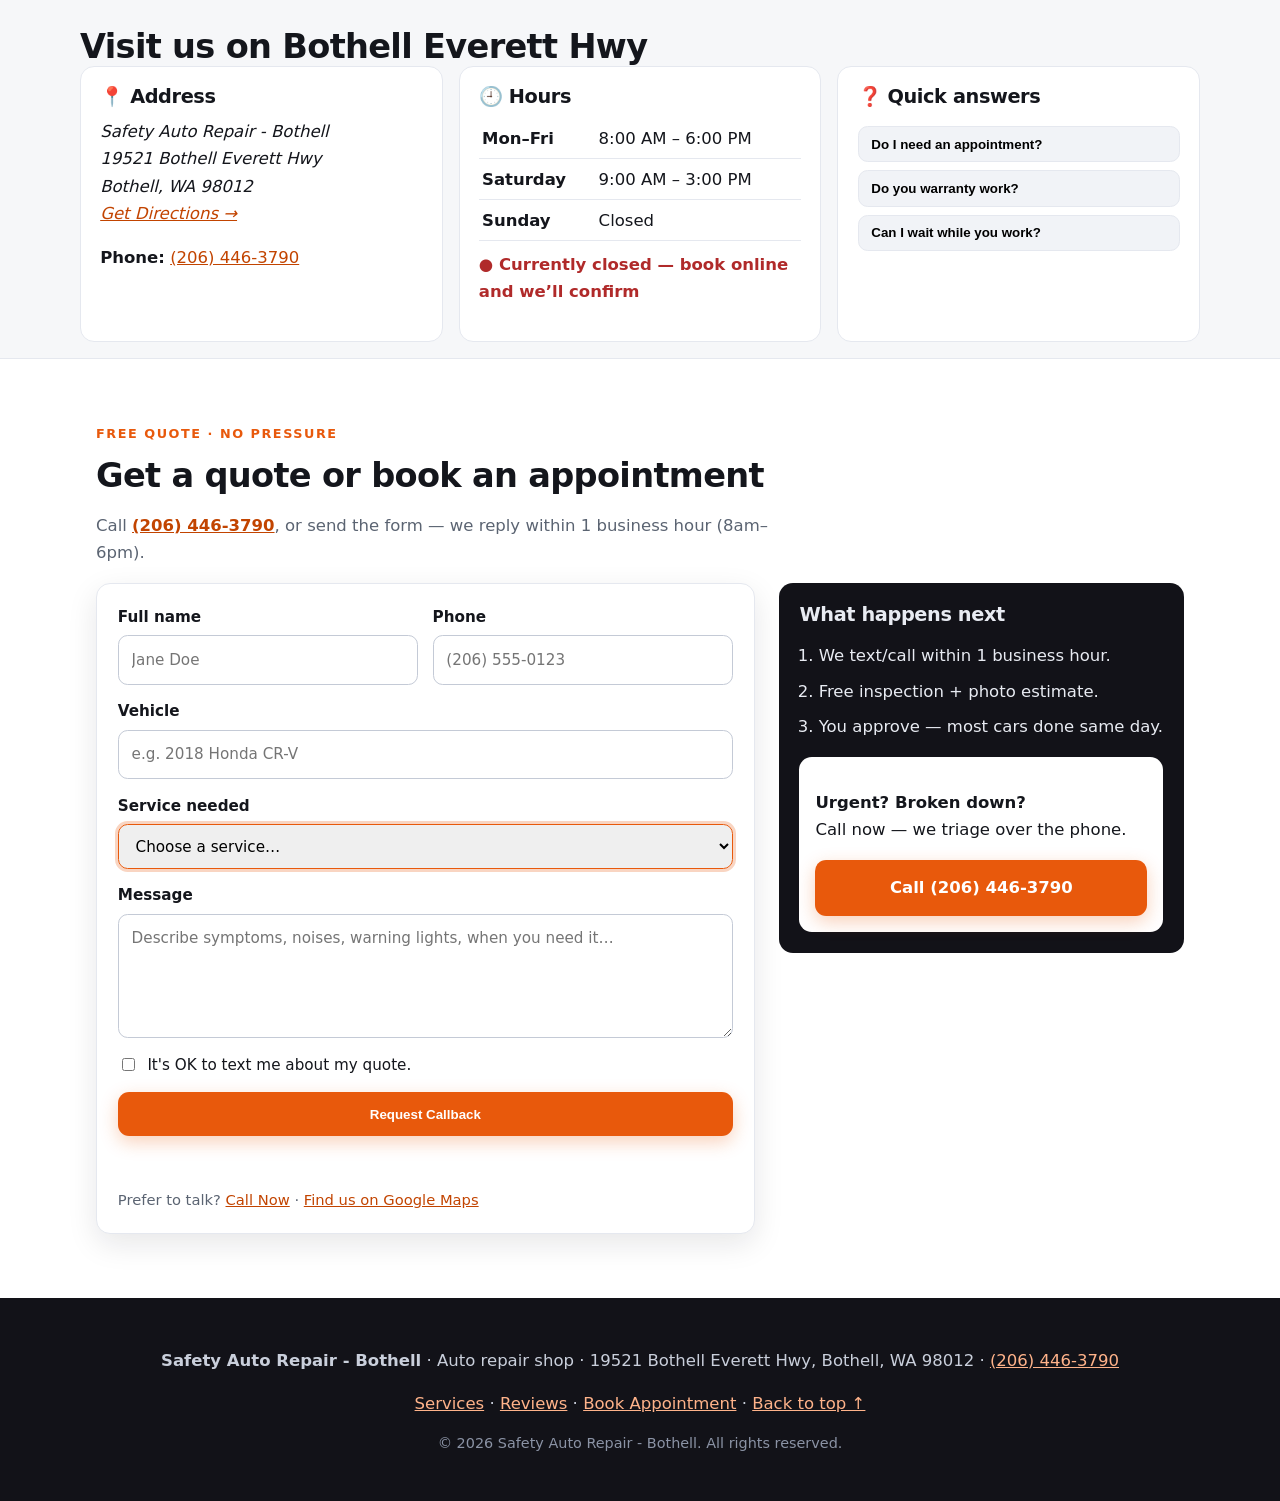
<file: generated_sites/lead_00003/index.html>
<!DOCTYPE html>
<html lang="en">
<head>
<meta charset="utf-8">
<meta name="viewport" content="width=device-width, initial-scale=1">
<meta name="description" content="Safety Auto Repair - Bothell — Trusted auto repair shop at 19521 Bothell Everett Hwy, Bothell, WA 98012. 4.8 stars (188 reviews). Brakes, oil, diagnostics, tires & more. Call (206) 446-3790 for a free quote.">
<link rel="icon" href="data:image/svg+xml,%3Csvg xmlns='http://www.w3.org/2000/svg' viewBox='0 0 100 100'%3E%3Crect width='100' height='100' rx='20' fill='%23E8590C'/%3E%3Ctext x='50' y='68' font-size='52' text-anchor='middle' fill='white' font-family='Arial,sans-serif' font-weight='bold'%3ES%3C/text%3E%3C/svg%3E">
<title>Safety Auto Repair - Bothell | Auto Repair Shop in Bothell, WA</title>
<link rel="stylesheet" href="styles.css">
</head>
<body>
<a class="skip-link" href="#main">Skip to main content</a>

<div class="topbar">
  <p><span aria-hidden="true">★ 4.8</span> (188 Google reviews) &nbsp;·&nbsp; Mon–Fri 8am–6pm &nbsp;·&nbsp; <a href="tel:+12064463790">(206) 446-3790</a></p>
</div>

<header class="site-header" id="site-header">
  <nav aria-label="Main navigation">
    <a class="brand" href="#top" aria-label="Safety Auto Repair - Bothell home">
      <span class="brand-mark" aria-hidden="true">
        <svg viewBox="0 0 48 48" width="36" height="36" role="img"><rect width="48" height="48" rx="10" fill="#E8590C"/><path d="M24 8l3.5 7.5 8.2 1-6 5.7 1.5 8.1L24 26.4l-7.2 3.9 1.5-8.1-6-5.7 8.2-1z" fill="#fff"/><rect x="12" y="34" width="24" height="4" rx="2" fill="#fff"/></svg>
      </span>
      <span class="brand-text">Safety Auto Repair <small>Bothell, WA</small></span>
    </a>
    <button class="nav-toggle" aria-label="Toggle menu" aria-expanded="false" aria-controls="nav-links">☰</button>
    <ul class="nav-links" id="nav-links">
      <li><a href="#services">Services</a></li>
      <li><a href="#why-us">Why Us</a></li>
      <li><a href="#reviews">Reviews</a></li>
      <li><a href="#hours">Hours</a></li>
      <li><a href="#contact">Contact</a></li>
    </ul>
    <a class="btn btn-primary btn-call" href="tel:+12064463790">Call Now</a>
  </nav>
</header>

<main id="main">
<!-- HERO -->
<section class="hero" id="top" aria-labelledby="hero-heading">
  <div class="hero-inner">
    <div class="hero-copy">
      <p class="eyebrow">Auto Repair Shop · Bothell, WA</p>
      <h1 id="hero-heading">Honest auto repair that gets you back on the road safely.</h1>
      <p class="lede">Family-trusted shop on Bothell Everett Hwy. Free diagnostics with repair, clear upfront pricing, and same-day service on most jobs. 4.8 stars from 188 local drivers.</p>
      <p class="rating" aria-label="Rated 4.8 out of 5 from 188 reviews">★★★★★ <strong>4.8</strong> <span>(188 Google reviews)</span></p>
      <div class="cta-row">
        <a class="btn btn-primary" href="tel:+12064463790">Call Now: (206) 446-3790</a>
        <a class="btn btn-secondary" href="#contact">Get a Quote</a>
        <a class="btn btn-ghost" href="#contact">Book Appointment</a>
      </div>
      <ul class="hero-points">
        <li>✓ Free inspection with any repair</li>
        <li>✓ 24-mo / 24k-mile warranty</li>
        <li>✓ Shuttle &amp; after-hours drop-off</li>
      </ul>
    </div>
    <div class="hero-card" aria-label="Book service">
      <div class="hero-card-head">
        <h2>Book service in 60 seconds</h2>
        <p>Pick a time — we confirm by text.</p>
      </div>
      <img src="data:image/svg+xml,%3Csvg xmlns='http://www.w3.org/2000/svg' viewBox='0 0 400 220'%3E%3Crect width='400' height='220' rx='16' fill='%23121218'/%3E%3Crect x='40' y='90' width='320' height='48' rx='12' fill='%23E8590C'/%3E%3Ccircle cx='110' cy='150' r='28' fill='%23222' stroke='%23fff' stroke-width='6'/%3E%3Ccircle cx='290' cy='150' r='28' fill='%23222' stroke='%23fff' stroke-width='6'/%3E%3Crect x='80' y='60' width='240' height='40' rx='10' fill='%23343a46'/%3E%3Crect x='110' y='68' width='90' height='24' rx='6' fill='%239fb3c8'/%3E%3C/svg%3E" alt="Illustration of a serviced car at Safety Auto Repair Bothell" width="400" height="220">
      <ul class="hero-card-list">
        <li><strong>Today:</strong> 3 same-day slots open</li>
        <li><strong>Diagnostics:</strong> $0 with repair</li>
        <li><strong>Location:</strong> 19521 Bothell Everett Hwy</li>
      </ul>
      <a class="btn btn-primary btn-block" href="#contact">Book Appointment</a>
      <a class="tel-link" href="tel:+12064463790">or call (206) 446-3790</a>
    </div>
  </div>
  <dl class="stat-bar" aria-label="Shop highlights">
    <div><dt>4.8 ★</dt><dd>188 verified reviews</dd></div>
    <div><dt>Same-day</dt><dd>Most brakes, oil &amp; tires</dd></div>
    <div><dt>24/24</dt><dd>Month/mile warranty</dd></div>
    <div><dt>Upfront</dt><dd>Texted estimate + photos</dd></div>
  </dl>
</section>

<!-- SERVICES -->
<section id="services" aria-labelledby="services-heading">
  <p class="eyebrow">What we fix</p>
  <h2 id="services-heading">Full-service auto repair under one roof</h2>
  <p class="section-sub">From warning lights to worn brakes — factory-level diagnostics, OEM-or-better parts, and honest advice. No upsells, ever.</p>
  <ul class="cards">
    <li>
      <div class="card-icon" aria-hidden="true">🛑</div>
      <h3>Brakes &amp; Safety</h3>
      <p>Pads, rotors, calipers, ABS diagnostics. Free brake inspection with photos.</p>
      <p class="price">from $129 / axle</p>
    </li>
    <li>
      <div class="card-icon" aria-hidden="true">🔧</div>
      <h3>Diagnostics &amp; Engine</h3>
      <p>Check-engine light, no-start, overheating, performance loss — dealer-level scan.</p>
      <p class="price">Free with repair</p>
    </li>
    <li>
      <div class="card-icon" aria-hidden="true">🛢️</div>
      <h3>Oil &amp; Maintenance</h3>
      <p>Full-synthetic oil, filters, fluids, belts, 30/60/90k factory schedules.</p>
      <p class="price">from $69.95</p>
    </li>
    <li>
      <div class="card-icon" aria-hidden="true">🛞</div>
      <h3>Tires &amp; Alignment</h3>
      <p>New tires, rotation, balance, 4-wheel alignment with printout.</p>
      <p class="price">from $25 rotation</p>
    </li>
    <li>
      <div class="card-icon" aria-hidden="true">❄️</div>
      <h3>AC &amp; Electrical</h3>
      <p>AC recharge, batteries, starters, alternators, wiring — tested before replaced.</p>
      <p class="price">Free battery test</p>
    </li>
    <li>
      <div class="card-icon" aria-hidden="true">🚗</div>
      <h3>Pre-Purchase Inspection</h3>
      <p>150-point inspection with photos + report. Best $179 you'll spend on a used car.</p>
      <p class="price">$179 flat</p>
    </li>
  </ul>
  <div class="cta-row center">
    <a class="btn btn-primary" href="#contact">Get a Quote</a>
    <a class="btn btn-secondary" href="tel:+12064463790">Call (206) 446-3790</a>
  </div>
</section>

<!-- WHY US -->
<section id="why-us" class="band" aria-labelledby="why-heading">
  <div class="split">
    <div>
      <p class="eyebrow">Why Bothell chooses us</p>
      <h2 id="why-heading">The shop we'd send our own family to</h2>
      <ul class="checklist">
        <li><strong>Texted estimate with photos</strong> — approve from your phone, nothing hidden.</li>
        <li><strong>ASE-certified techs</strong> — 30+ years combined on domestic, Asian &amp; European.</li>
        <li><strong>Real warranty</strong> — 24-month / 24,000-mile nationwide coverage.</li>
        <li><strong>Same-day on most jobs</strong> — brakes, batteries, oil, tires done while you wait.</li>
        <li><strong>Easy logistics</strong> — shuttle, loaners on request, after-hours key drop.</li>
      </ul>
      <div class="coupon" role="note" aria-label="Current special">
        <p><strong>$20 OFF</strong> any repair over $200 — mention <code>BOTHELL20</code></p>
        <a class="btn btn-primary" href="#contact">Claim Offer</a>
      </div>
    </div>
    <div class="steps" aria-label="How it works">
      <h3>How it works</h3>
      <ol>
        <li><strong>1. Book or walk in</strong><br>Call, text, or use the form — 60 seconds.</li>
        <li><strong>2. Free inspection + photos</strong><br>We text a clear quote. You approve only what you want.</li>
        <li><strong>3. We fix, you drive</strong><br>Most cars back same day, washed &amp; road-tested.</li>
      </ol>
      <img src="data:image/svg+xml,%3Csvg xmlns='http://www.w3.org/2000/svg' viewBox='0 0 400 140'%3E%3Crect width='400' height='140' rx='14' fill='%23fff'/%3E%3Cg font-family='Arial' font-size='13' fill='%23333'%3E%3Ccircle cx='50' cy='55' r='24' fill='%23E8590C'/%3E%3Ctext x='50' y='61' text-anchor='middle' fill='white' font-weight='bold'%3E1%3C/text%3E%3Ctext x='82' y='50'%3EBook%3C/text%3E%3Ctext x='82' y='66' fill='%23666'%3E60 sec%3C/text%3E%3Ccircle cx='190' cy='55' r='24' fill='%23121218'/%3E%3Ctext x='190' y='61' text-anchor='middle' fill='white' font-weight='bold'%3E2%3C/text%3E%3Ctext x='222' y='50'%3EApprove%3C/text%3E%3Ctext x='222' y='66' fill='%23666'%3Eby text%3C/text%3E%3Ccircle cx='320' cy='55' r='24' fill='%2312B886'/%3E%3Ctext x='320' y='61' text-anchor='middle' fill='white' font-weight='bold'%3E3%3C/text%3E%3Ctext x='352' y='50'%3EDrive%3C/text%3E%3Ctext x='352' y='66' fill='%23666'%3Esame day%3C/text%3E%3C/g%3E%3C/svg%3E" alt="Three step process: book, approve by text, drive same day" width="400" height="140">
    </div>
  </div>
</section>

<!-- REVIEWS -->
<section id="reviews" aria-labelledby="reviews-heading">
  <p class="eyebrow">188 Google reviews · 4.8 average</p>
  <h2 id="reviews-heading">Neighbors who trust us with their keys</h2>
  <div class="reviews-grid">
    <blockquote>
      <p class="stars" aria-label="5 out of 5 stars">★★★★★</p>
      <p>"Brakes quoted $400 less than the dealer, done same day with photos texted to me. Straight shooters."</p>
      <footer>— Maria G., Bothell <cite>RAV4 · Brakes</cite></footer>
    </blockquote>
    <blockquote>
      <p class="stars" aria-label="5 out of 5 stars">★★★★★</p>
      <p>"Check-engine light diagnosed in an hour. Showed me the failed part, no pressure. Car runs perfect."</p>
      <footer>— James T., Woodinville <cite>F-150 · Diagnostics</cite></footer>
    </blockquote>
    <blockquote>
      <p class="stars" aria-label="5 out of 5 stars">★★★★★</p>
      <p>"Pre-purchase inspection saved me from a lemon. Detailed report, worth every penny."</p>
      <footer>— Priya S., Bothell <cite>Civic · PPI</cite></footer>
    </blockquote>
  </div>
</section>

<!-- HOURS / VISIT -->
<section id="hours" class="band" aria-labelledby="visit-heading">
  <h2 id="visit-heading">Visit us on Bothell Everett Hwy</h2>
  <div class="visit-grid">
    <div class="visit-card">
      <h3>📍 Address</h3>
      <address>
        Safety Auto Repair - Bothell<br>
        19521 Bothell Everett Hwy<br>
        Bothell, WA 98012<br>
        <a href="https://www.google.com/maps/search/?api=1&query=Safety+Auto+Repair+19521+Bothell+Everett+Hwy+Bothell+WA+98012" target="_blank" rel="noopener">Get Directions →</a>
      </address>
      <p><strong>Phone:</strong> <a href="tel:+12064463790">(206) 446-3790</a></p>
    </div>
    <div class="visit-card">
      <h3>🕘 Hours</h3>
      <table class="hours-table">
        <tr><th scope="row">Mon–Fri</th><td>8:00 AM – 6:00 PM</td></tr>
        <tr><th scope="row">Saturday</th><td>9:00 AM – 3:00 PM</td></tr>
        <tr><th scope="row">Sunday</th><td>Closed</td></tr>
      </table>
      <p class="open-status" id="open-status" role="status" aria-live="polite"></p>
    </div>
    <div class="visit-card">
      <h3>❓ Quick answers</h3>
      <div class="faq">
        <button class="faq-q" aria-expanded="false">Do I need an appointment?</button>
        <div class="faq-a" hidden>Walk-ins welcome for oil, tires &amp; quick checks. Appointments get priority for diagnostics and brakes.</div>
        <button class="faq-q" aria-expanded="false">Do you warranty work?</button>
        <div class="faq-a" hidden>Yes — 24 months / 24,000 miles nationwide on parts and labor.</div>
        <button class="faq-q" aria-expanded="false">Can I wait while you work?</button>
        <div class="faq-a" hidden>Yes — free Wi-Fi, coffee, and most oil/brake jobs finish in 1–2 hours.</div>
      </div>
    </div>
  </div>
</section>

<!-- CONTACT -->
<section id="contact" aria-labelledby="contact-heading">
  <p class="eyebrow">Free quote · No pressure</p>
  <h2 id="contact-heading">Get a quote or book an appointment</h2>
  <p class="section-sub">Call <a href="tel:+12064463790"><strong>(206) 446-3790</strong></a>, or send the form — we reply within 1 business hour (8am–6pm).</p>
  <div class="contact-grid">
    <form id="quote-form" novalidate aria-describedby="form-note">
      <div class="field-row">
        <label>Full name<input name="name" type="text" required autocomplete="name" placeholder="Jane Doe" minlength="2"></label>
        <label>Phone<input name="phone" type="tel" required autocomplete="tel" placeholder="(206) 555-0123" pattern="[0-9+()\\-\\.\\s]{7,}"></label>
      </div>
      <label>Vehicle<input name="vehicle" type="text" autocomplete="off" placeholder="e.g. 2018 Honda CR-V"></label>
      <label>Service needed
        <select name="service" required>
          <option value="">Choose a service…</option>
          <option>Brakes</option>
          <option>Oil / maintenance</option>
          <option>Check-engine / diagnostics</option>
          <option>Tires / alignment</option>
          <option>AC / electrical / battery</option>
          <option>Pre-purchase inspection</option>
          <option>Something else</option>
        </select>
      </label>
      <label>Message<textarea name="message" rows="4" required minlength="10" placeholder="Describe symptoms, noises, warning lights, when you need it…"></textarea></label>
      <label class="consent"><input type="checkbox" name="consent" required> It's OK to text me about my quote.</label>
      <button class="btn btn-primary btn-block" type="submit">Request Callback</button>
      <p class="form-note" id="form-note" role="status" aria-live="polite"></p>
      <p class="form-alt">Prefer to talk? <a href="tel:+12064463790">Call Now</a> · <a href="https://www.google.com/maps/search/?api=1&query=Safety+Auto+Repair+19521+Bothell+Everett+Hwy+Bothell+WA+98012" target="_blank" rel="noopener">Find us on Google Maps</a></p>
    </form>
    <aside class="contact-side" aria-label="Why contact us">
      <h3>What happens next</h3>
      <ol>
        <li>We text/call within 1 business hour.</li>
        <li>Free inspection + photo estimate.</li>
        <li>You approve — most cars done same day.</li>
      </ol>
      <div class="call-card">
        <p><strong>Urgent? Broken down?</strong><br>Call now — we triage over the phone.</p>
        <a class="btn btn-primary btn-block" href="tel:+12064463790">Call (206) 446-3790</a>
      </div>
    </aside>
  </div>
</section>
</main>

<footer>
  <div class="footer-inner">
    <p><strong>Safety Auto Repair - Bothell</strong> · Auto repair shop · 19521 Bothell Everett Hwy, Bothell, WA 98012 · <a href="tel:+12064463790">(206) 446-3790</a></p>
    <p class="footer-links"><a href="#services">Services</a> · <a href="#reviews">Reviews</a> · <a href="#contact">Book Appointment</a> · <a href="#top">Back to top ↑</a></p>
    <p class="copyright">© <span id="year">2026</span> Safety Auto Repair - Bothell. All rights reserved.</p>
  </div>
</footer>

<script src="script.js"></script>
</body>
</html>
</file>
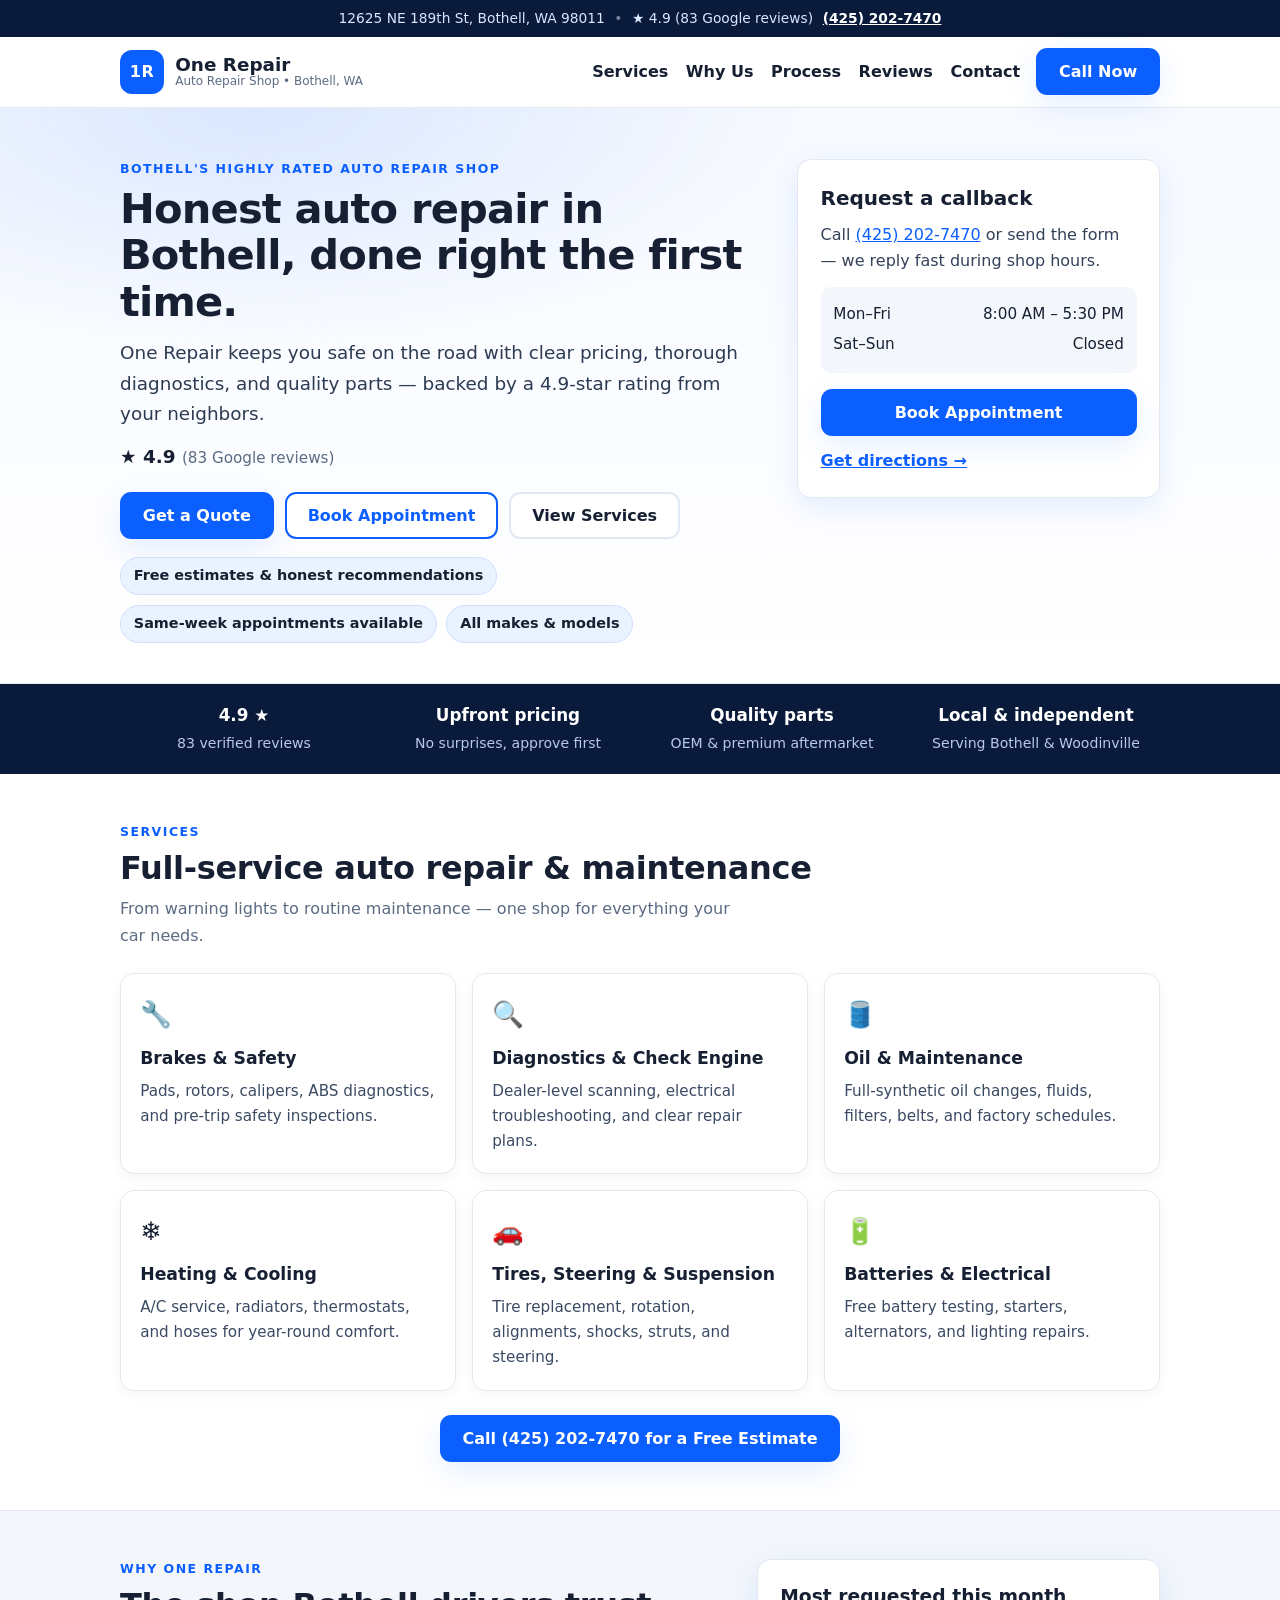
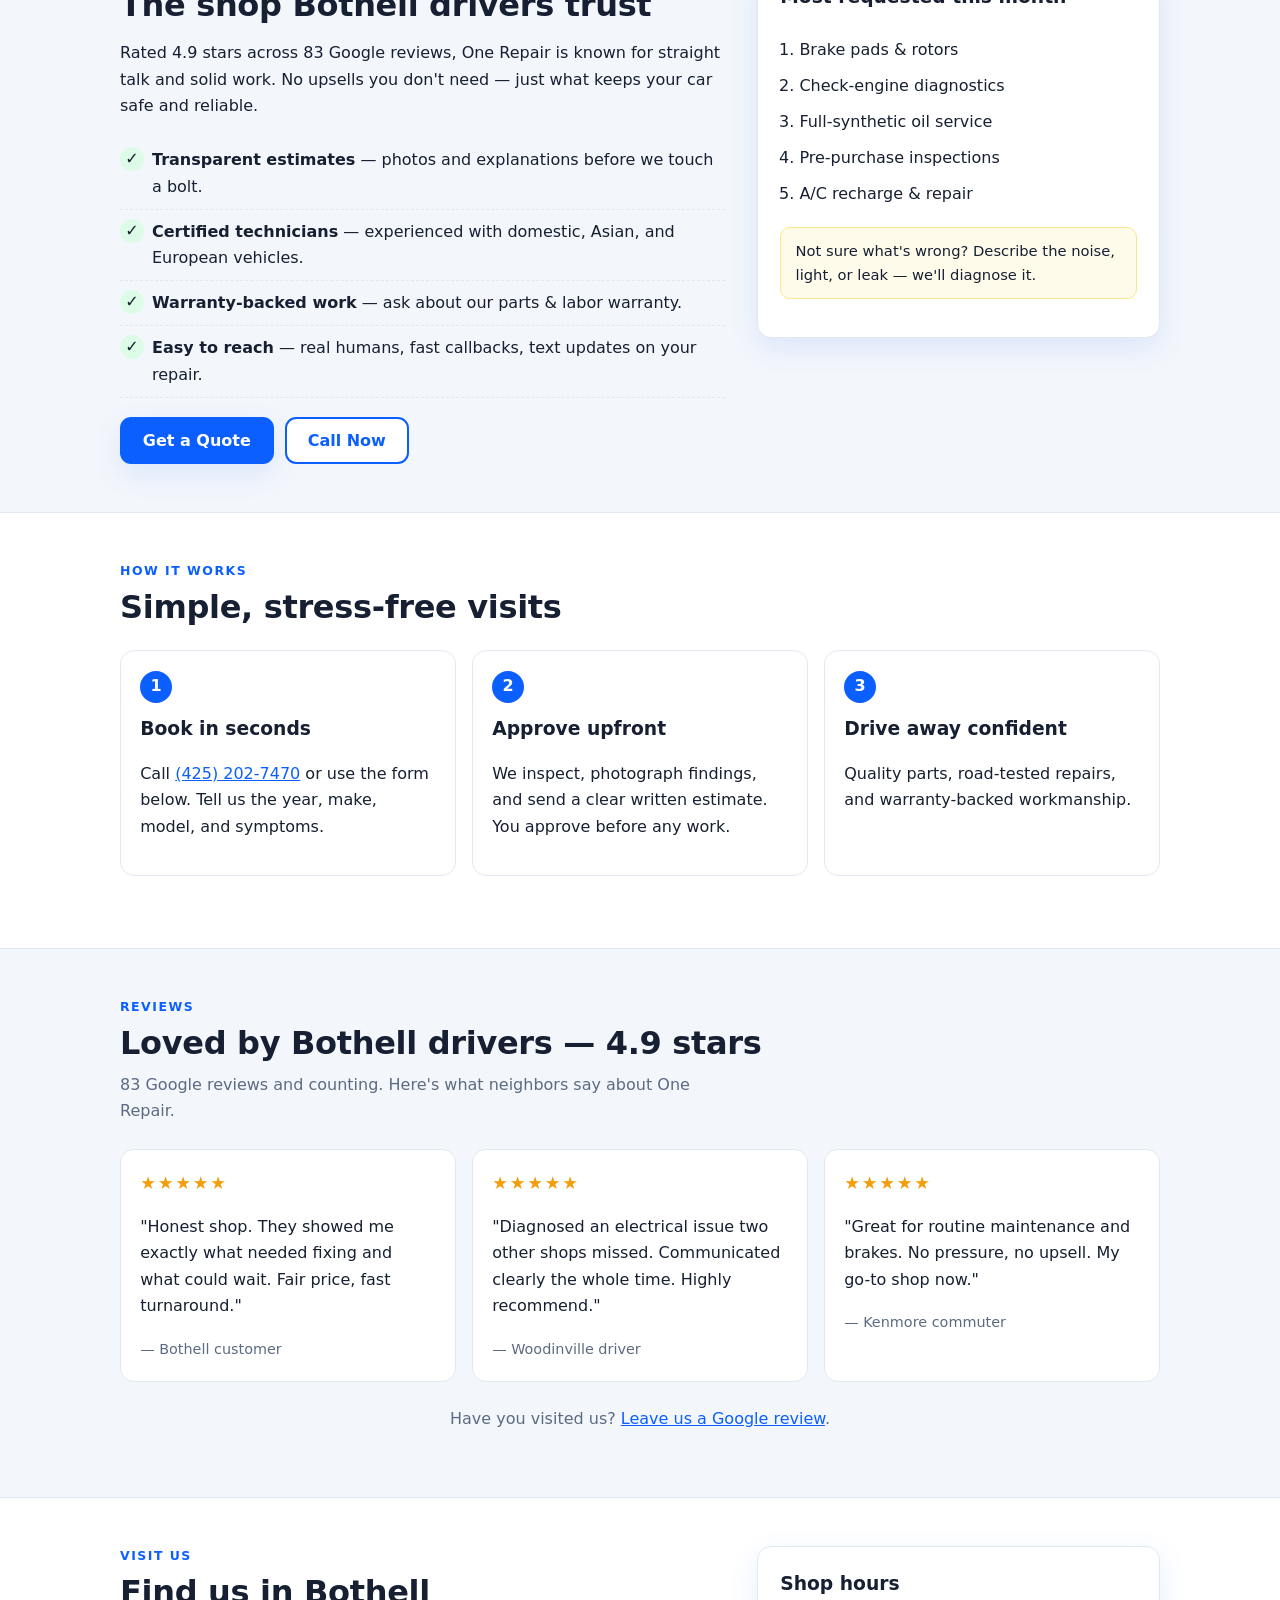
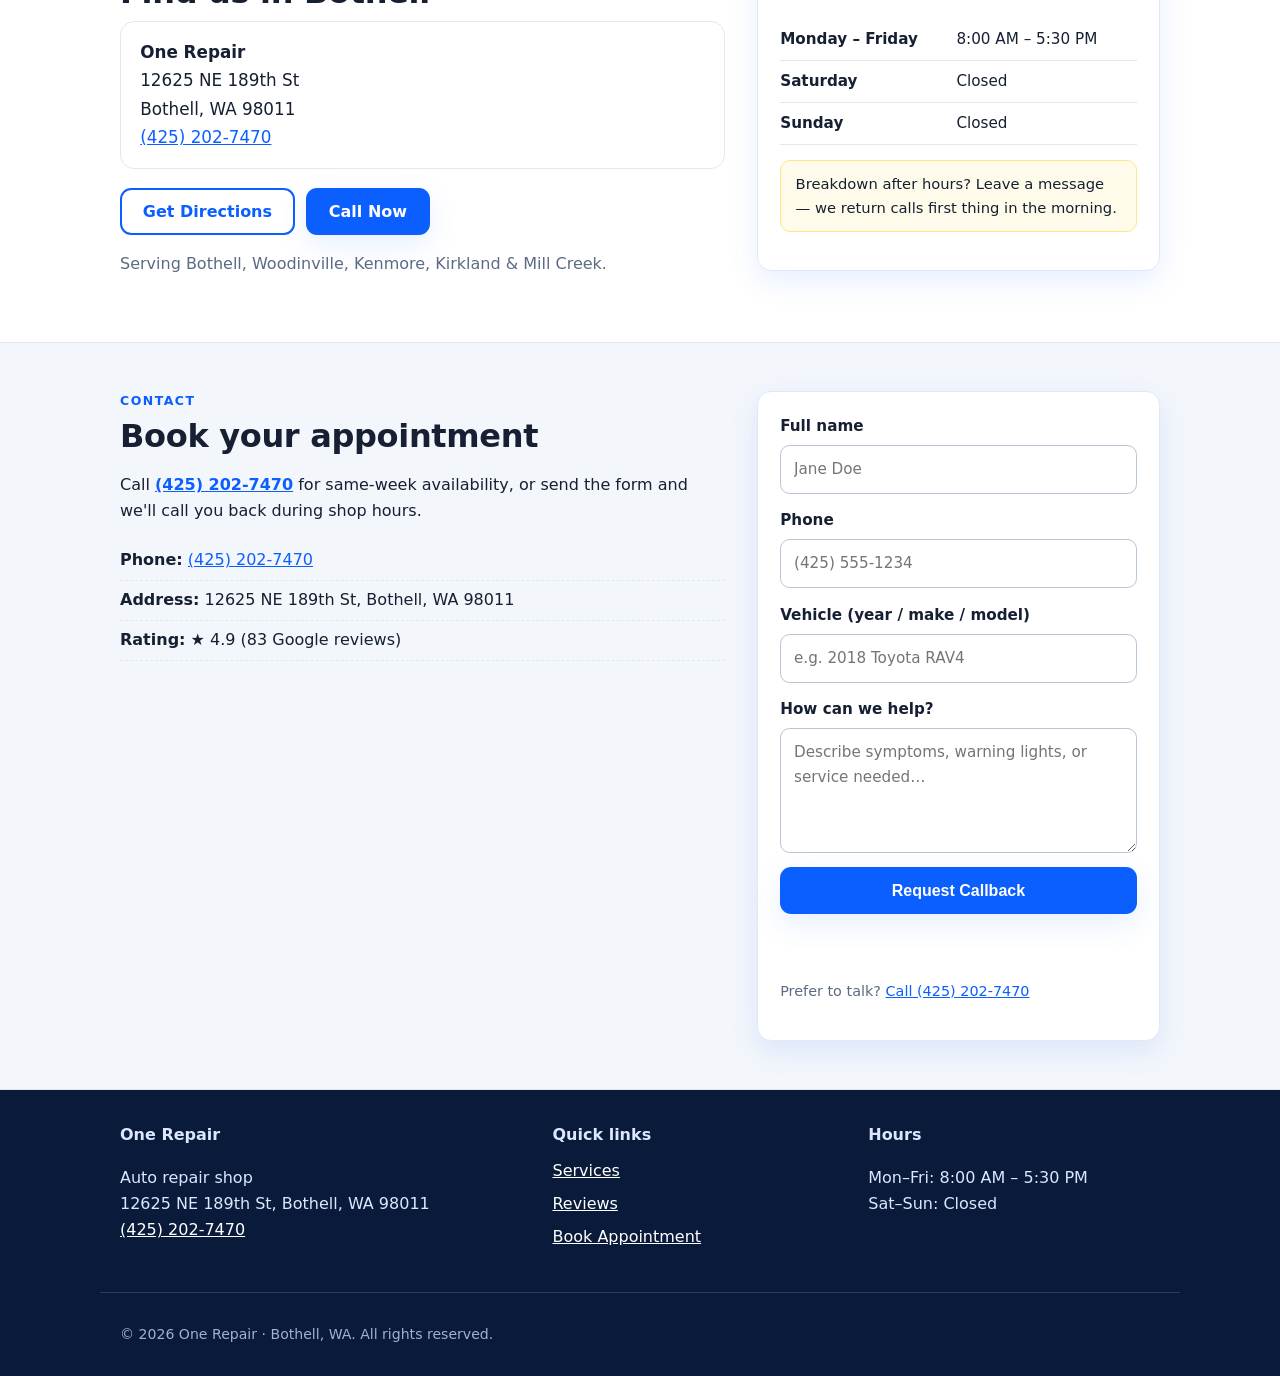
<file: generated_sites/lead_00004/index.html>
<!DOCTYPE html>
<html lang="en">
<head>
<meta charset="utf-8">
<meta name="viewport" content="width=device-width, initial-scale=1">
<meta name="description" content="One Repair — trusted auto repair shop in Bothell, WA. Brakes, diagnostics, oil changes & maintenance. Rated 4.9 stars. Call (425) 202-7470 for a free estimate.">
<link rel="icon" href="data:image/svg+xml,%3Csvg xmlns='http://www.w3.org/2000/svg' viewBox='0 0 100 100'%3E%3Crect width='100' height='100' rx='20' fill='%230b5fff'/%3E%3Ctext x='50' y='68' font-size='52' text-anchor='middle' fill='white' font-family='Arial,sans-serif' font-weight='bold'%3E1R%3C/text%3E%3C/svg%3E">
<title>One Repair — Auto Repair Shop in Bothell, WA</title>
<link rel="stylesheet" href="styles.css">
</head>
<body>
<a class="skip-link" href="#main">Skip to main content</a>

<header class="site-header">
  <div class="topbar">
    <div class="container topbar-inner">
      <span>12625 NE 189th St, Bothell, WA 98011</span>
      <span class="topbar-sep" aria-hidden="true">•</span>
      <span>★ 4.9 (83 Google reviews)</span>
      <a class="topbar-phone" href="tel:+14252027470">(425) 202-7470</a>
    </div>
  </div>
  <nav class="main-nav container" aria-label="Main navigation">
    <a class="brand" href="#top" aria-label="One Repair home">
      <span class="brand-mark" aria-hidden="true">1R</span>
      <span class="brand-text">One Repair<small>Auto Repair Shop • Bothell, WA</small></span>
    </a>
    <button class="nav-toggle" aria-label="Toggle menu" aria-expanded="false" aria-controls="nav-links">☰</button>
    <ul class="nav-links" id="nav-links">
      <li><a href="#services">Services</a></li>
      <li><a href="#why">Why Us</a></li>
      <li><a href="#process">Process</a></li>
      <li><a href="#reviews">Reviews</a></li>
      <li><a href="#contact">Contact</a></li>
    </ul>
    <div class="nav-cta">
      <a class="btn btn-primary" href="tel:+14252027470">Call Now</a>
    </div>
  </nav>
</header>

<main id="main">
  <!-- HERO -->
  <section class="hero" id="top">
    <div class="container hero-grid">
      <div class="hero-copy">
        <p class="eyebrow">Bothell's highly rated auto repair shop</p>
        <h1>Honest auto repair in Bothell, done right the first time.</h1>
        <p class="lede">One Repair keeps you safe on the road with clear pricing, thorough diagnostics, and quality parts — backed by a 4.9-star rating from your neighbors.</p>
        <p class="rating" aria-label="Rated 4.9 out of 5 from 83 Google reviews">★ 4.9 <span>(83 Google reviews)</span></p>
        <div class="cta-row">
          <a class="btn btn-primary" href="tel:+14252027470">Get a Quote</a>
          <a class="btn btn-secondary" href="#contact">Book Appointment</a>
          <a class="btn btn-ghost" href="#services">View Services</a>
        </div>
        <ul class="hero-points">
          <li>Free estimates &amp; honest recommendations</li>
          <li>Same-week appointments available</li>
          <li>All makes &amp; models</li>
        </ul>
      </div>
      <div class="hero-card" role="complementary" aria-label="Quick contact card">
        <h2>Request a callback</h2>
        <p>Call <a href="tel:+14252027470">(425) 202-7470</a> or send the form — we reply fast during shop hours.</p>
        <ul class="hero-hours">
          <li><span>Mon–Fri</span><span>8:00 AM – 5:30 PM</span></li>
          <li><span>Sat–Sun</span><span>Closed</span></li>
        </ul>
        <a class="btn btn-primary btn-block" href="#contact">Book Appointment</a>
        <a class="hero-map-link" href="https://www.google.com/maps/search/?api=1&amp;query=One+Repair+12625+NE+189th+St+Bothell+WA+98011" target="_blank" rel="noopener">Get directions →</a>
      </div>
    </div>
  </section>

  <!-- TRUST BAR -->
  <section class="trustbar" aria-label="Highlights">
    <div class="container trustbar-grid">
      <div><strong>4.9 ★</strong><span>83 verified reviews</span></div>
      <div><strong>Upfront pricing</strong><span>No surprises, approve first</span></div>
      <div><strong>Quality parts</strong><span>OEM &amp; premium aftermarket</span></div>
      <div><strong>Local &amp; independent</strong><span>Serving Bothell &amp; Woodinville</span></div>
    </div>
  </section>

  <!-- SERVICES -->
  <section id="services" class="section">
    <div class="container">
      <p class="eyebrow">Services</p>
      <h2>Full-service auto repair &amp; maintenance</h2>
      <p class="section-sub">From warning lights to routine maintenance — one shop for everything your car needs.</p>
      <ul class="cards">
        <li>
          <div class="card-icon" aria-hidden="true">🔧</div>
          <h3>Brakes &amp; Safety</h3>
          <p>Pads, rotors, calipers, ABS diagnostics, and pre-trip safety inspections.</p>
        </li>
        <li>
          <div class="card-icon" aria-hidden="true">🔍</div>
          <h3>Diagnostics &amp; Check Engine</h3>
          <p>Dealer-level scanning, electrical troubleshooting, and clear repair plans.</p>
        </li>
        <li>
          <div class="card-icon" aria-hidden="true">🛢️</div>
          <h3>Oil &amp; Maintenance</h3>
          <p>Full-synthetic oil changes, fluids, filters, belts, and factory schedules.</p>
        </li>
        <li>
          <div class="card-icon" aria-hidden="true">❄️</div>
          <h3>Heating &amp; Cooling</h3>
          <p>A/C service, radiators, thermostats, and hoses for year-round comfort.</p>
        </li>
        <li>
          <div class="card-icon" aria-hidden="true">🚗</div>
          <h3>Tires, Steering &amp; Suspension</h3>
          <p>Tire replacement, rotation, alignments, shocks, struts, and steering.</p>
        </li>
        <li>
          <div class="card-icon" aria-hidden="true">🔋</div>
          <h3>Batteries &amp; Electrical</h3>
          <p>Free battery testing, starters, alternators, and lighting repairs.</p>
        </li>
      </ul>
      <div class="center">
        <a class="btn btn-primary" href="tel:+14252027470">Call (425) 202-7470 for a Free Estimate</a>
      </div>
    </div>
  </section>

  <!-- WHY -->
  <section id="why" class="section section-alt">
    <div class="container split">
      <div>
        <p class="eyebrow">Why One Repair</p>
        <h2>The shop Bothell drivers trust</h2>
        <p>Rated 4.9 stars across 83 Google reviews, One Repair is known for straight talk and solid work. No upsells you don't need — just what keeps your car safe and reliable.</p>
        <ul class="checklist">
          <li><strong>Transparent estimates</strong> — photos and explanations before we touch a bolt.</li>
          <li><strong>Certified technicians</strong> — experienced with domestic, Asian, and European vehicles.</li>
          <li><strong>Warranty-backed work</strong> — ask about our parts &amp; labor warranty.</li>
          <li><strong>Easy to reach</strong> — real humans, fast callbacks, text updates on your repair.</li>
        </ul>
        <div class="cta-row">
          <a class="btn btn-primary" href="#contact">Get a Quote</a>
          <a class="btn btn-secondary" href="tel:+14252027470">Call Now</a>
        </div>
      </div>
      <div class="panel">
        <h3>Most requested this month</h3>
        <ol class="numbered">
          <li>Brake pads &amp; rotors</li>
          <li>Check-engine diagnostics</li>
          <li>Full-synthetic oil service</li>
          <li>Pre-purchase inspections</li>
          <li>A/C recharge &amp; repair</li>
        </ol>
        <p class="panel-note">Not sure what's wrong? Describe the noise, light, or leak — we'll diagnose it.</p>
      </div>
    </div>
  </section>

  <!-- PROCESS -->
  <section id="process" class="section">
    <div class="container">
      <p class="eyebrow">How it works</p>
      <h2>Simple, stress-free visits</h2>
      <ol class="steps">
        <li><span class="step-n">1</span><h3>Book in seconds</h3><p>Call <a href="tel:+14252027470">(425) 202-7470</a> or use the form below. Tell us the year, make, model, and symptoms.</p></li>
        <li><span class="step-n">2</span><h3>Approve upfront</h3><p>We inspect, photograph findings, and send a clear written estimate. You approve before any work.</p></li>
        <li><span class="step-n">3</span><h3>Drive away confident</h3><p>Quality parts, road-tested repairs, and warranty-backed workmanship.</p></li>
      </ol>
    </div>
  </section>

  <!-- REVIEWS -->
  <section id="reviews" class="section section-alt">
    <div class="container">
      <p class="eyebrow">Reviews</p>
      <h2>Loved by Bothell drivers — 4.9 stars</h2>
      <p class="section-sub">83 Google reviews and counting. Here's what neighbors say about One Repair.</p>
      <div class="review-grid">
        <blockquote>
          <p class="stars" aria-label="5 out of 5 stars">★★★★★</p>
          <p>"Honest shop. They showed me exactly what needed fixing and what could wait. Fair price, fast turnaround."</p>
          <cite>— Bothell customer</cite>
        </blockquote>
        <blockquote>
          <p class="stars" aria-label="5 out of 5 stars">★★★★★</p>
          <p>"Diagnosed an electrical issue two other shops missed. Communicated clearly the whole time. Highly recommend."</p>
          <cite>— Woodinville driver</cite>
        </blockquote>
        <blockquote>
          <p class="stars" aria-label="5 out of 5 stars">★★★★★</p>
          <p>"Great for routine maintenance and brakes. No pressure, no upsell. My go-to shop now."</p>
          <cite>— Kenmore commuter</cite>
        </blockquote>
      </div>
      <p class="center muted">Have you visited us? <a href="https://www.google.com/maps/search/?api=1&amp;query=One+Repair+12625+NE+189th+St+Bothell+WA+98011" target="_blank" rel="noopener">Leave us a Google review</a>.</p>
    </div>
  </section>

  <!-- VISIT -->
  <section id="visit" class="section">
    <div class="container split">
      <div>
        <p class="eyebrow">Visit us</p>
        <h2>Find us in Bothell</h2>
        <address class="visit-address">
          <strong>One Repair</strong><br>
          12625 NE 189th St<br>
          Bothell, WA 98011<br>
          <a href="tel:+14252027470">(425) 202-7470</a>
        </address>
        <div class="cta-row">
          <a class="btn btn-secondary" href="https://www.google.com/maps/search/?api=1&amp;query=One+Repair+12625+NE+189th+St+Bothell+WA+98011" target="_blank" rel="noopener">Get Directions</a>
          <a class="btn btn-primary" href="tel:+14252027470">Call Now</a>
        </div>
        <p class="muted">Serving Bothell, Woodinville, Kenmore, Kirkland &amp; Mill Creek.</p>
      </div>
      <div class="panel">
        <h3>Shop hours</h3>
        <table class="hours">
          <tbody>
            <tr><th scope="row">Monday – Friday</th><td>8:00 AM – 5:30 PM</td></tr>
            <tr><th scope="row">Saturday</th><td>Closed</td></tr>
            <tr><th scope="row">Sunday</th><td>Closed</td></tr>
          </tbody>
        </table>
        <p class="panel-note">Breakdown after hours? Leave a message — we return calls first thing in the morning.</p>
      </div>
    </div>
  </section>

  <!-- CONTACT -->
  <section id="contact" class="section section-alt">
    <div class="container split">
      <div>
        <p class="eyebrow">Contact</p>
        <h2>Book your appointment</h2>
        <p>Call <a href="tel:+14252027470"><strong>(425) 202-7470</strong></a> for same-week availability, or send the form and we'll call you back during shop hours.</p>
        <ul class="contact-list">
          <li><strong>Phone:</strong> <a href="tel:+14252027470">(425) 202-7470</a></li>
          <li><strong>Address:</strong> 12625 NE 189th St, Bothell, WA 98011</li>
          <li><strong>Rating:</strong> ★ 4.9 (83 Google reviews)</li>
        </ul>
      </div>
      <form id="quote-form" novalidate aria-label="Appointment request form">
        <label>Full name
          <input name="name" type="text" required autocomplete="name" placeholder="Jane Doe">
        </label>
        <label>Phone
          <input name="phone" type="tel" required autocomplete="tel" placeholder="(425) 555-1234">
        </label>
        <label>Vehicle (year / make / model)
          <input name="vehicle" type="text" autocomplete="off" placeholder="e.g. 2018 Toyota RAV4">
        </label>
        <label>How can we help?
          <textarea name="message" rows="4" required placeholder="Describe symptoms, warning lights, or service needed…"></textarea>
        </label>
        <button class="btn btn-primary btn-block" type="submit">Request Callback</button>
        <p class="form-note" role="status" aria-live="polite"></p>
        <p class="muted small">Prefer to talk? <a href="tel:+14252027470">Call (425) 202-7470</a></p>
      </form>
    </div>
  </section>
</main>

<footer class="site-footer">
  <div class="container footer-grid">
    <div>
      <strong>One Repair</strong>
      <p>Auto repair shop<br>12625 NE 189th St, Bothell, WA 98011<br><a href="tel:+14252027470">(425) 202-7470</a></p>
    </div>
    <div>
      <strong>Quick links</strong>
      <ul>
        <li><a href="#services">Services</a></li>
        <li><a href="#reviews">Reviews</a></li>
        <li><a href="#contact">Book Appointment</a></li>
      </ul>
    </div>
    <div>
      <strong>Hours</strong>
      <p>Mon–Fri: 8:00 AM – 5:30 PM<br>Sat–Sun: Closed</p>
    </div>
  </div>
  <div class="container footer-bottom">
    <p>© 2026 One Repair · Bothell, WA. All rights reserved.</p>
  </div>
</footer>

<script src="script.js"></script>
</body>
</html>
</file>
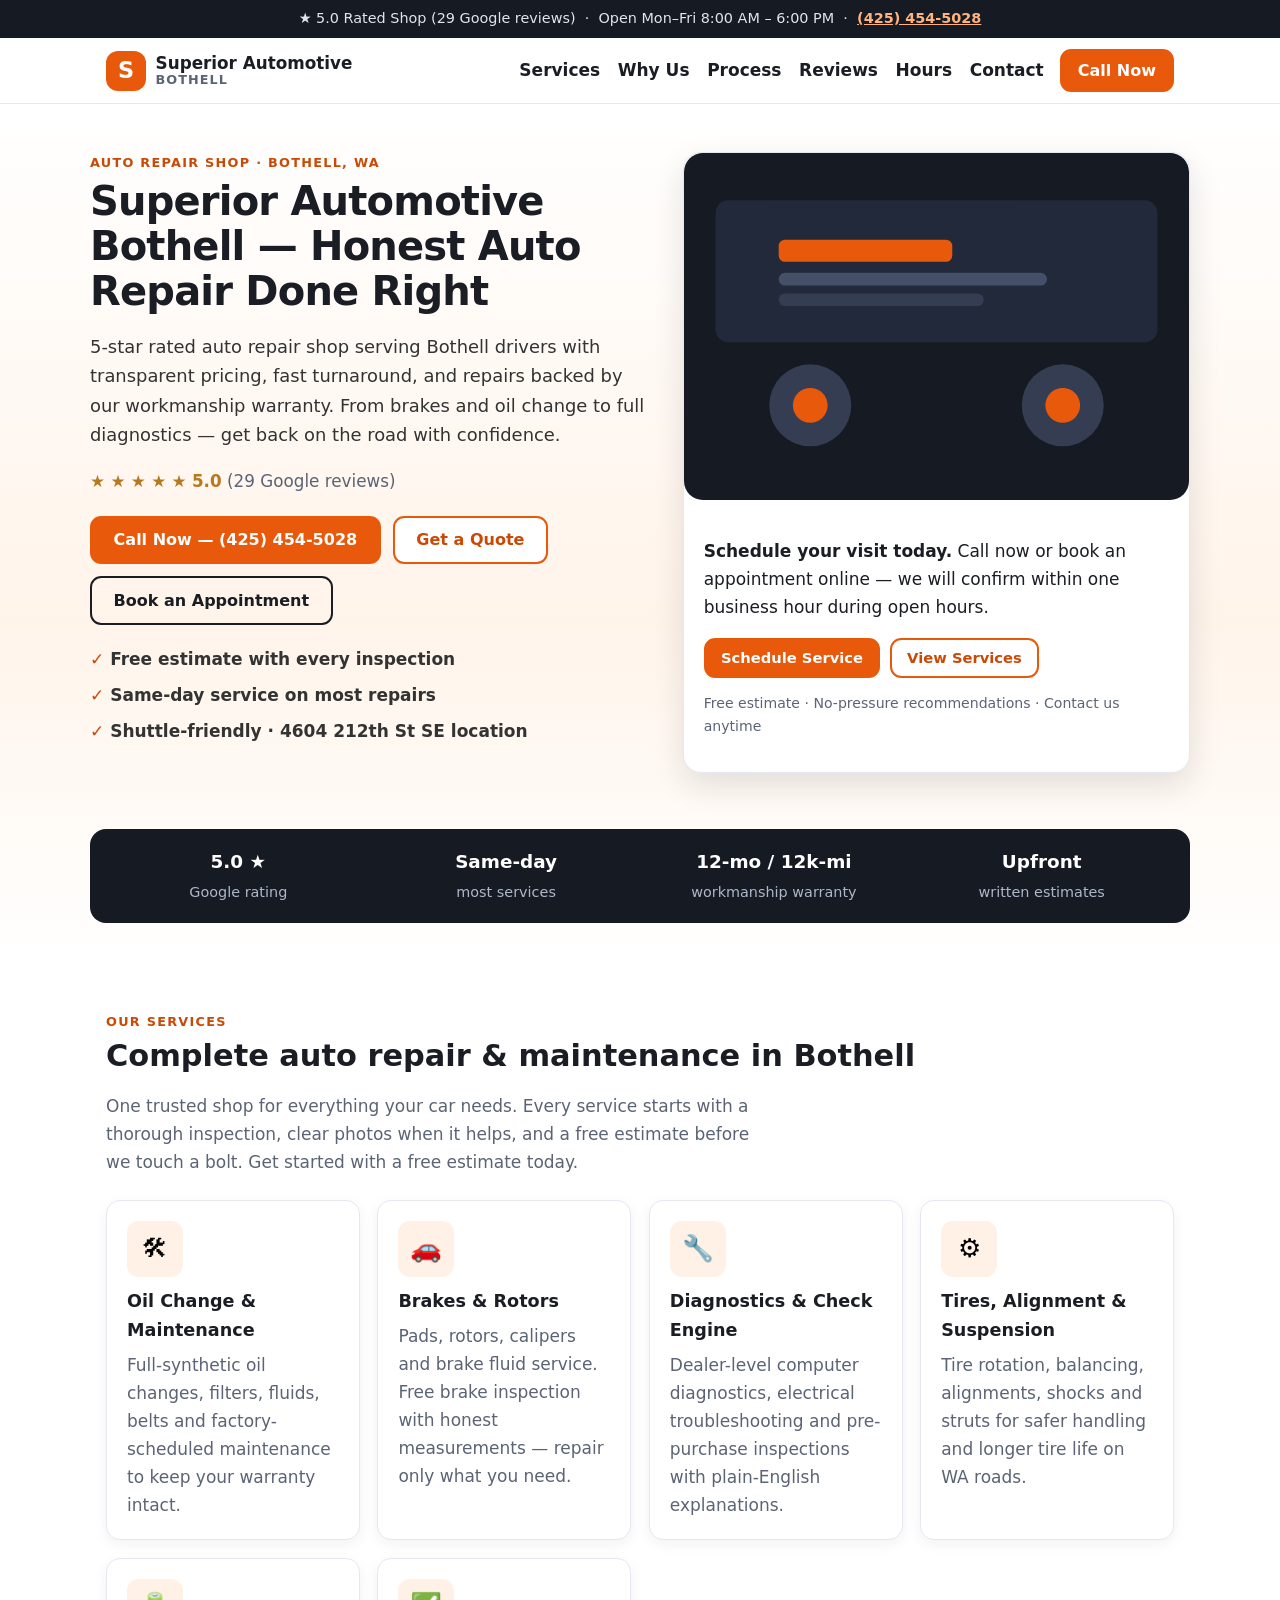
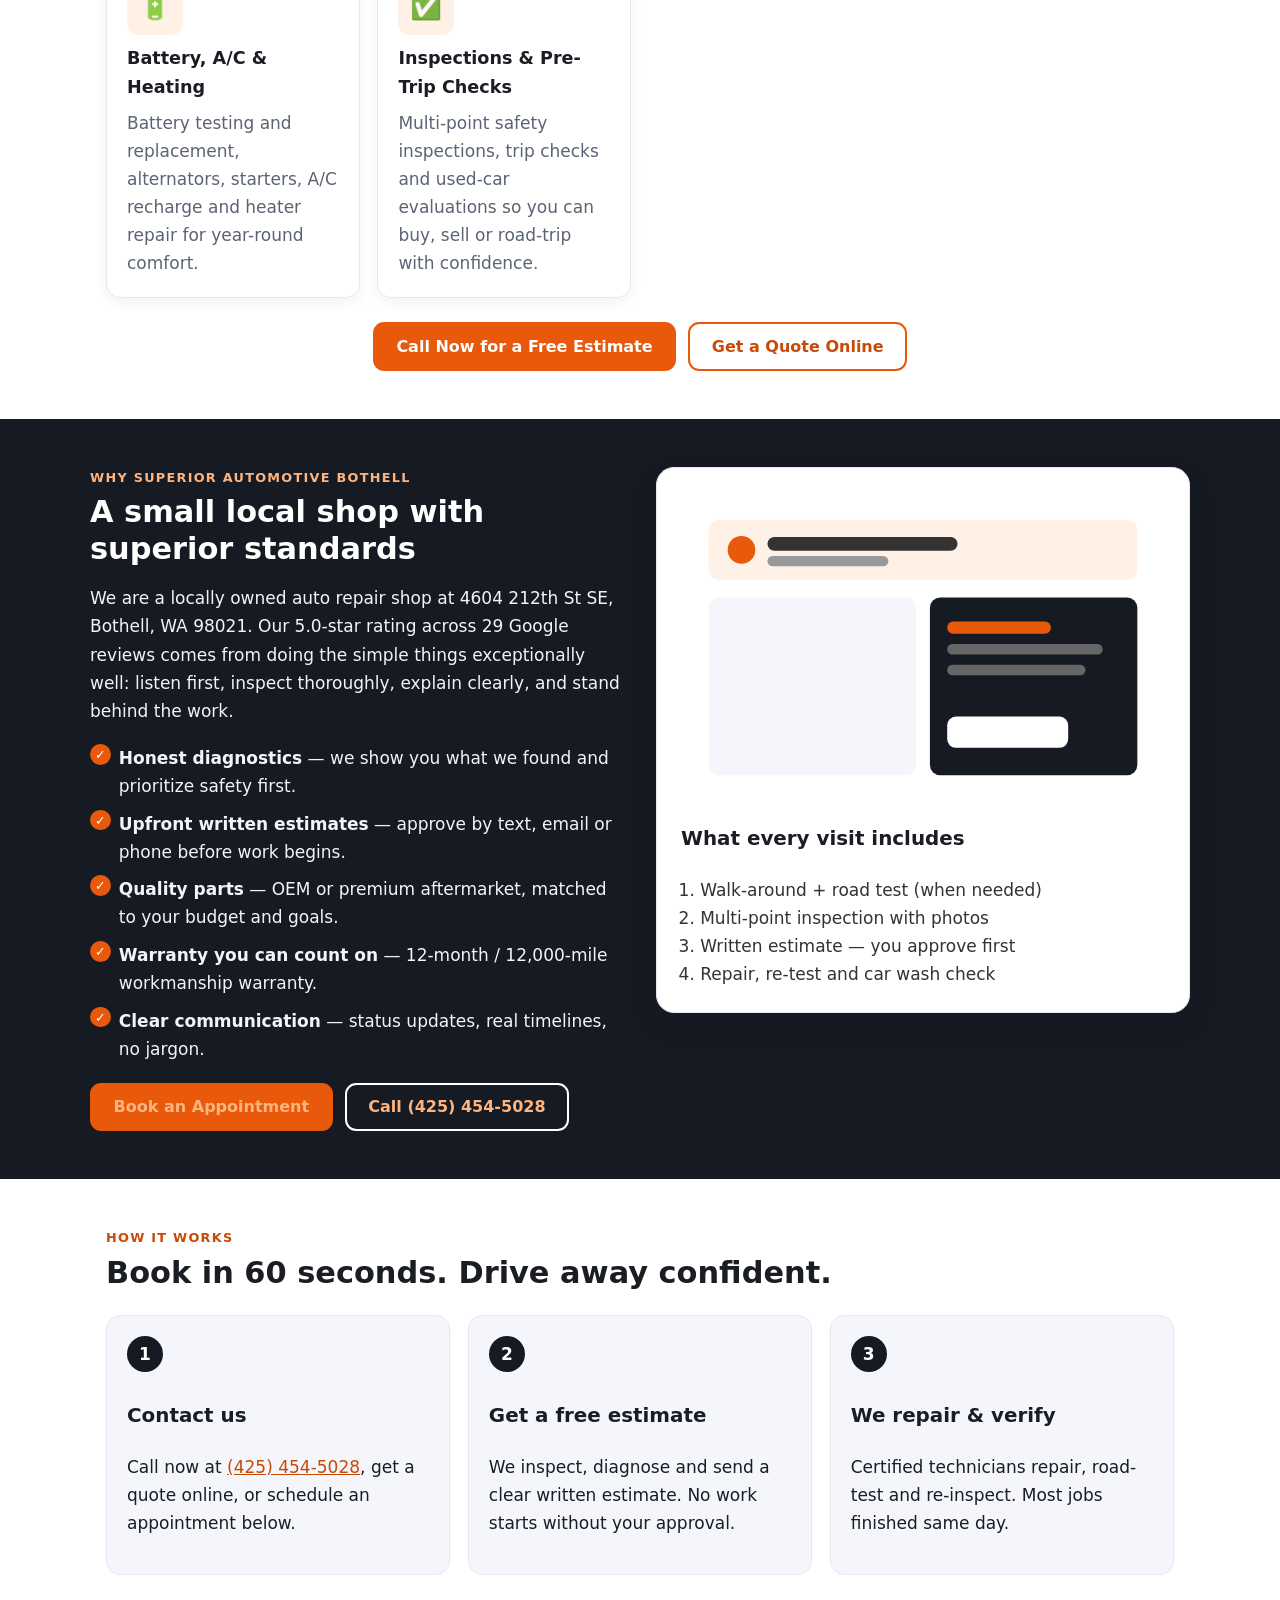
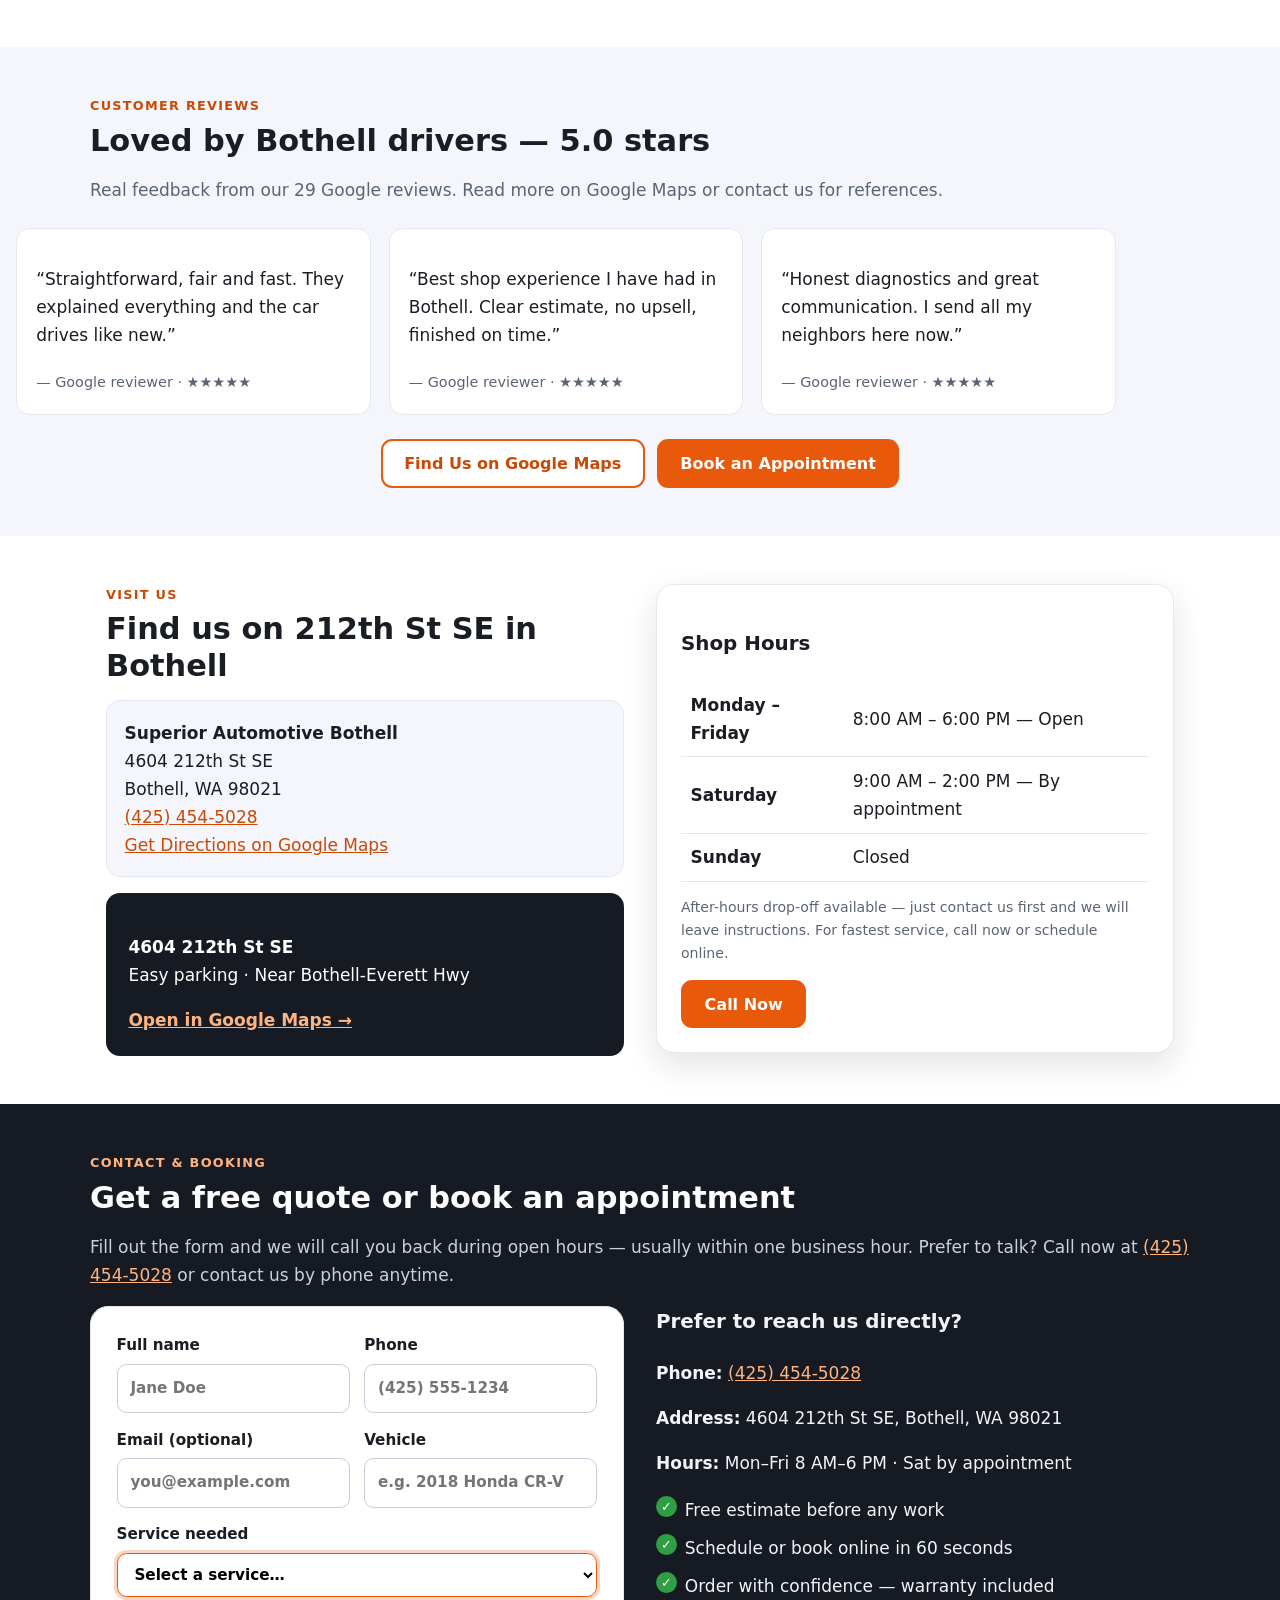
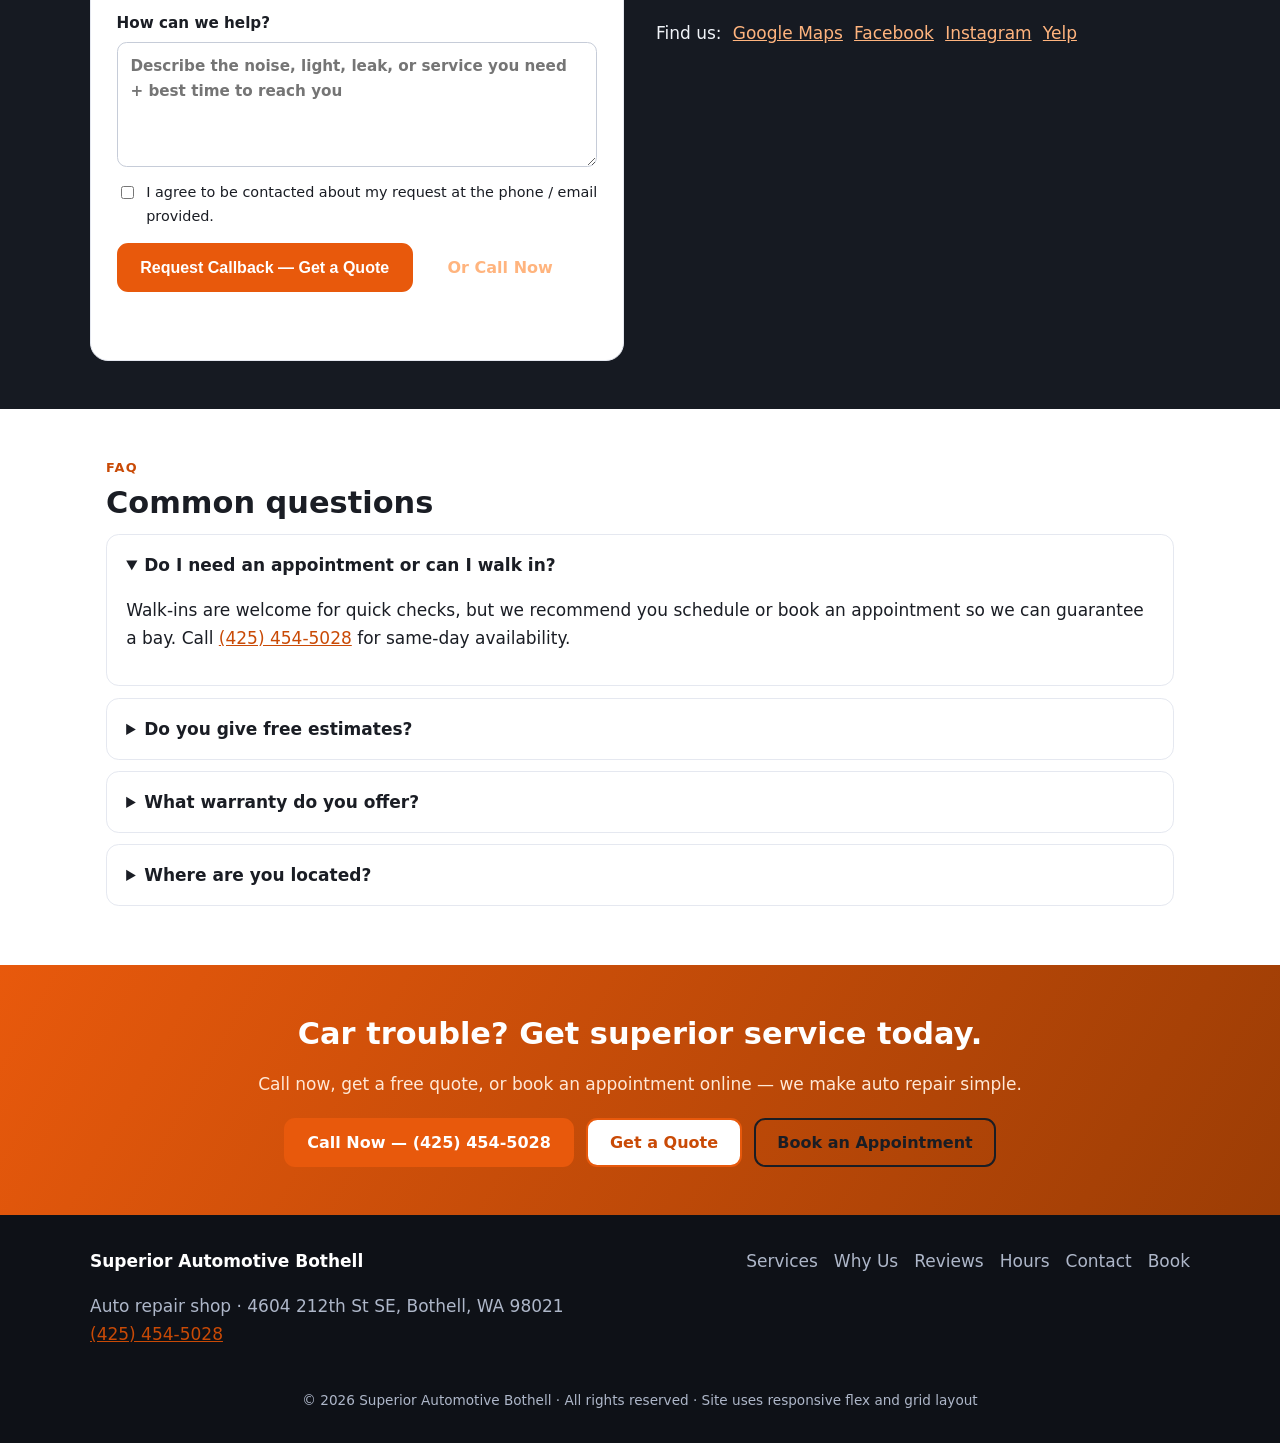
<file: generated_sites/lead_00005/index.html>
<!DOCTYPE html>
<html lang="en">
<head>
<meta charset="utf-8">
<meta name="viewport" content="width=device-width, initial-scale=1">
<meta name="description" content="Superior Automotive Bothell — 5-star auto repair shop at 4604 212th St SE, Bothell, WA 98021. Brakes, oil change, diagnostics & more. Call (425) 454-5028 for a free estimate.">
<link rel="icon" href="data:image/svg+xml,%3Csvg xmlns='http://www.w3.org/2000/svg' viewBox='0 0 100 100'%3E%3Crect width='100' height='100' rx='20' fill='%23e8590c'/%3E%3Ctext x='50' y='68' font-size='55' text-anchor='middle' fill='white' font-family='Arial' font-weight='bold'%3ES%3C/text%3E%3C/svg%3E">
<title>Superior Automotive Bothell — Auto Repair Shop in Bothell, WA</title>
<link rel="stylesheet" href="styles.css">
<!-- layout uses flex grid with responsive mobile design and css variables -->
</head>
<body>
<a class="skip-link" href="#main">Skip to main content</a>

<div class="topbar">
  <p>★ 5.0 Rated Shop (29 Google reviews) &nbsp;·&nbsp; Open Mon–Fri 8:00 AM – 6:00 PM &nbsp;·&nbsp; <a href="tel:+14254545028">(425) 454-5028</a></p>
</div>

<header class="site-header">
  <nav aria-label="Main navigation">
    <a class="brand" href="#top" aria-label="Superior Automotive Bothell home">
      <span class="brand-mark" aria-hidden="true">S</span>
      <span class="brand-text">Superior Automotive <span>Bothell</span></span>
    </a>
    <button class="nav-toggle" aria-label="Toggle menu" aria-expanded="false" aria-controls="nav-links">☰</button>
    <ul class="nav-links" id="nav-links">
      <li><a href="#services">Services</a></li>
      <li><a href="#why">Why Us</a></li>
      <li><a href="#process">Process</a></li>
      <li><a href="#reviews">Reviews</a></li>
      <li><a href="#hours">Hours</a></li>
      <li><a href="#contact">Contact</a></li>
    </ul>
    <div class="nav-cta">
      <a class="btn btn-primary" href="tel:+14254545028">Call Now</a>
    </div>
  </nav>
</header>

<main id="main">
  <!-- HERO -->
  <section class="hero" id="top">
    <div class="hero-inner">
      <div class="hero-copy">
        <p class="eyebrow">Auto Repair Shop · Bothell, WA</p>
        <h1>Superior Automotive Bothell — Honest Auto Repair Done Right</h1>
        <p class="tagline">5-star rated auto repair shop serving Bothell drivers with transparent pricing, fast turnaround, and repairs backed by our workmanship warranty. From brakes and oil change to full diagnostics — get back on the road with confidence.</p>
        <p class="rating" aria-label="Rated 5.0 out of 5 from 29 Google reviews">★ ★ ★ ★ ★ <strong>5.0</strong> <span>(29 Google reviews)</span></p>
        <div class="cta-row">
          <a class="btn btn-primary" href="tel:+14254545028">Call Now — (425) 454-5028</a>
          <a class="btn btn-secondary" href="#contact">Get a Quote</a>
          <a class="btn btn-ghost" href="#book">Book an Appointment</a>
        </div>
        <ul class="hero-points">
          <li>Free estimate with every inspection</li>
          <li>Same-day service on most repairs</li>
          <li>Shuttle-friendly · 4604 212th St SE location</li>
        </ul>
      </div>
      <div class="hero-card">
        <img src="data:image/svg+xml,%3Csvg xmlns='http://www.w3.org/2000/svg' width='640' height='440' viewBox='0 0 640 440'%3E%3Crect width='640' height='440' rx='24' fill='%23161a22'/%3E%3Crect x='40' y='60' width='560' height='180' rx='16' fill='%2321293a'/%3E%3Ccircle cx='160' cy='320' r='52' fill='%23343d52'/%3E%3Ccircle cx='160' cy='320' r='22' fill='%23e8590c'/%3E%3Ccircle cx='480' cy='320' r='52' fill='%23343d52'/%3E%3Ccircle cx='480' cy='320' r='22' fill='%23e8590c'/%3E%3Crect x='120' y='110' width='220' height='28' rx='8' fill='%23e8590c'/%3E%3Crect x='120' y='152' width='340' height='16' rx='8' fill='%23454f68'/%3E%3Crect x='120' y='178' width='260' height='16' rx='8' fill='%23343d52'/%3E%3C/svg%3E" alt="Illustration of a car in a modern auto repair bay at Superior Automotive Bothell" width="640" height="440" loading="eager">
        <div class="hero-card-body">
          <p><strong>Schedule your visit today.</strong> Call now or book an appointment online — we will confirm within one business hour during open hours.</p>
          <div class="hero-card-actions">
            <a class="btn btn-primary btn-small" href="#contact">Schedule Service</a>
            <a class="btn btn-secondary btn-small" href="#services">View Services</a>
          </div>
          <p class="micro">Free estimate · No-pressure recommendations · Contact us anytime</p>
        </div>
      </div>
    </div>
    <div class="trust-strip" aria-label="Trust highlights">
      <div><strong>5.0 ★</strong><span>Google rating</span></div>
      <div><strong>Same-day</strong><span>most services</span></div>
      <div><strong>12-mo / 12k-mi</strong><span>workmanship warranty</span></div>
      <div><strong>Upfront</strong><span>written estimates</span></div>
    </div>
  </section>

  <!-- SERVICES -->
  <section id="services" class="section">
    <p class="eyebrow">Our Services</p>
    <h2>Complete auto repair &amp; maintenance in Bothell</h2>
    <p class="lede">One trusted shop for everything your car needs. Every service starts with a thorough inspection, clear photos when it helps, and a free estimate before we touch a bolt. Get started with a free estimate today.</p>
    <ul class="cards">
      <li>
        <img src="data:image/svg+xml,%3Csvg xmlns='http://www.w3.org/2000/svg' width='96' height='96' viewBox='0 0 96 96'%3E%3Crect width='96' height='96' rx='20' fill='%23fff1e6'/%3E%3Ctext x='48' y='62' font-size='44' text-anchor='middle'%3E%F0%9F%9B%A0%3C/text%3E%3C/svg%3E" alt="Oil change service icon" width="96" height="96" loading="lazy">
        <h3>Oil Change &amp; Maintenance</h3>
        <p>Full-synthetic oil changes, filters, fluids, belts and factory-scheduled maintenance to keep your warranty intact.</p>
      </li>
      <li>
        <img src="data:image/svg+xml,%3Csvg xmlns='http://www.w3.org/2000/svg' width='96' height='96' viewBox='0 0 96 96'%3E%3Crect width='96' height='96' rx='20' fill='%23fff1e6'/%3E%3Ctext x='48' y='62' font-size='44' text-anchor='middle'%3E%F0%9F%9A%97%3C/text%3E%3C/svg%3E" alt="Brake repair service icon" width="96" height="96" loading="lazy">
        <h3>Brakes &amp; Rotors</h3>
        <p>Pads, rotors, calipers and brake fluid service. Free brake inspection with honest measurements — repair only what you need.</p>
      </li>
      <li>
        <img src="data:image/svg+xml,%3Csvg xmlns='http://www.w3.org/2000/svg' width='96' height='96' viewBox='0 0 96 96'%3E%3Crect width='96' height='96' rx='20' fill='%23fff1e6'/%3E%3Ctext x='48' y='62' font-size='44' text-anchor='middle'%3E%F0%9F%94%A7%3C/text%3E%3C/svg%3E" alt="Engine diagnostics tool icon" width="96" height="96" loading="lazy">
        <h3>Diagnostics &amp; Check Engine</h3>
        <p>Dealer-level computer diagnostics, electrical troubleshooting and pre-purchase inspections with plain-English explanations.</p>
      </li>
      <li>
        <img src="data:image/svg+xml,%3Csvg xmlns='http://www.w3.org/2000/svg' width='96' height='96' viewBox='0 0 96 96'%3E%3Crect width='96' height='96' rx='20' fill='%23fff1e6'/%3E%3Ctext x='48' y='62' font-size='44' text-anchor='middle'%3E%E2%9A%99%3C/text%3E%3C/svg%3E" alt="Tires and alignment service icon" width="96" height="96" loading="lazy">
        <h3>Tires, Alignment &amp; Suspension</h3>
        <p>Tire rotation, balancing, alignments, shocks and struts for safer handling and longer tire life on WA roads.</p>
      </li>
      <li>
        <img src="data:image/svg+xml,%3Csvg xmlns='http://www.w3.org/2000/svg' width='96' height='96' viewBox='0 0 96 96'%3E%3Crect width='96' height='96' rx='20' fill='%23fff1e6'/%3E%3Ctext x='48' y='62' font-size='44' text-anchor='middle'%3E%F0%9F%94%8B%3C/text%3E%3C/svg%3E" alt="Battery and electrical service icon" width="96" height="96" loading="lazy">
        <h3>Battery, A/C &amp; Heating</h3>
        <p>Battery testing and replacement, alternators, starters, A/C recharge and heater repair for year-round comfort.</p>
      </li>
      <li>
        <img src="data:image/svg+xml,%3Csvg xmlns='http://www.w3.org/2000/svg' width='96' height='96' viewBox='0 0 96 96'%3E%3Crect width='96' height='96' rx='20' fill='%23fff1e6'/%3E%3Ctext x='48' y='62' font-size='44' text-anchor='middle'%3E%E2%9C%85%3C/text%3E%3C/svg%3E" alt="Washington state safety inspection checklist icon" width="96" height="96" loading="lazy">
        <h3>Inspections &amp; Pre-Trip Checks</h3>
        <p>Multi-point safety inspections, trip checks and used-car evaluations so you can buy, sell or road-trip with confidence.</p>
      </li>
    </ul>
    <div class="cta-row center">
      <a class="btn btn-primary" href="tel:+14254545028">Call Now for a Free Estimate</a>
      <a class="btn btn-secondary" href="#contact">Get a Quote Online</a>
    </div>
  </section>

  <!-- WHY -->
  <section id="why" class="section section-dark">
    <div class="split">
      <div>
        <p class="eyebrow light">Why Superior Automotive Bothell</p>
        <h2>A small local shop with superior standards</h2>
        <p>We are a locally owned auto repair shop at 4604 212th St SE, Bothell, WA 98021. Our 5.0-star rating across 29 Google reviews comes from doing the simple things exceptionally well: listen first, inspect thoroughly, explain clearly, and stand behind the work.</p>
        <ul class="checklist">
          <li><strong>Honest diagnostics</strong> — we show you what we found and prioritize safety first.</li>
          <li><strong>Upfront written estimates</strong> — approve by text, email or phone before work begins.</li>
          <li><strong>Quality parts</strong> — OEM or premium aftermarket, matched to your budget and goals.</li>
          <li><strong>Warranty you can count on</strong> — 12-month / 12,000-mile workmanship warranty.</li>
          <li><strong>Clear communication</strong> — status updates, real timelines, no jargon.</li>
        </ul>
        <div class="cta-row">
          <a class="btn btn-primary" href="#book">Book an Appointment</a>
          <a class="btn btn-ghost-light" href="tel:+14254545028">Call (425) 454-5028</a>
        </div>
      </div>
      <div class="panel">
        <img src="data:image/svg+xml,%3Csvg xmlns='http://www.w3.org/2000/svg' width='560' height='360' viewBox='0 0 560 360'%3E%3Crect width='560' height='360' rx='20' fill='white'/%3E%3Crect x='32' y='32' width='496' height='70' rx='12' fill='%23fff1e6'/%3E%3Ccircle cx='70' cy='67' r='16' fill='%23e8590c'/%3E%3Crect x='100' y='52' width='220' height='16' rx='8' fill='%23333'/%3E%3Crect x='100' y='74' width='140' height='12' rx='6' fill='%23999'/%3E%3Crect x='32' y='122' width='240' height='206' rx='12' fill='%23f4f6fb'/%3E%3Crect x='288' y='122' width='240' height='206' rx='12' fill='%23161a22'/%3E%3Crect x='308' y='150' width='120' height='14' rx='7' fill='%23e8590c'/%3E%3Crect x='308' y='176' width='180' height='12' rx='6' fill='%23666'/%3E%3Crect x='308' y='200' width='160' height='12' rx='6' fill='%23666'/%3E%3Crect x='308' y='260' width='140' height='36' rx='10' fill='white'/%3E%3C/svg%3E" alt="Example of a clear written auto repair estimate provided before work begins" width="560" height="360" loading="lazy">
        <h3>What every visit includes</h3>
        <ol class="numbered">
          <li>Walk-around + road test (when needed)</li>
          <li>Multi-point inspection with photos</li>
          <li>Written estimate — you approve first</li>
          <li>Repair, re-test and car wash check</li>
        </ol>
      </div>
    </div>
  </section>

  <!-- PROCESS -->
  <section id="process" class="section">
    <p class="eyebrow">How It Works</p>
    <h2>Book in 60 seconds. Drive away confident.</h2>
    <ol class="steps">
      <li><span>1</span><h3>Contact us</h3><p>Call now at <a href="tel:+14254545028">(425) 454-5028</a>, get a quote online, or schedule an appointment below.</p></li>
      <li><span>2</span><h3>Get a free estimate</h3><p>We inspect, diagnose and send a clear written estimate. No work starts without your approval.</p></li>
      <li><span>3</span><h3>We repair &amp; verify</h3><p>Certified technicians repair, road-test and re-inspect. Most jobs finished same day.</p></li>
    </ol>
  </section>

  <!-- REVIEWS -->
  <section id="reviews" class="section section-muted">
    <p class="eyebrow">Customer Reviews</p>
    <h2>Loved by Bothell drivers — 5.0 stars</h2>
    <p class="lede">Real feedback from our 29 Google reviews. Read more on Google Maps or contact us for references.</p>
    <div class="review-grid">
      <blockquote><p>“Straightforward, fair and fast. They explained everything and the car drives like new.”</p><cite>— Google reviewer · ★★★★★</cite></blockquote>
      <blockquote><p>“Best shop experience I have had in Bothell. Clear estimate, no upsell, finished on time.”</p><cite>— Google reviewer · ★★★★★</cite></blockquote>
      <blockquote><p>“Honest diagnostics and great communication. I send all my neighbors here now.”</p><cite>— Google reviewer · ★★★★★</cite></blockquote>
    </div>
    <div class="cta-row center">
      <a class="btn btn-secondary" href="https://www.google.com/maps/place/Superior+Automotive+Bothell/data=!4m7!3m6!1s0x54900fc7fd3b1ef3:0x19459c15b13027c3!8m2!3d47.8050661!4d-122.1703481!16s%2Fg%2F11f7784b8j!19sChIJ8x47_ccPkFQRwycwsRWcRRk?authuser=0&amp;hl=en" target="_blank" rel="noopener">Find Us on Google Maps</a>
      <a class="btn btn-primary" href="#contact">Book an Appointment</a>
    </div>
  </section>

  <!-- HOURS / VISIT -->
  <section id="hours" class="section">
    <div class="split">
      <div>
        <p class="eyebrow">Visit Us</p>
        <h2>Find us on 212th St SE in Bothell</h2>
        <address class="address-block">
          <strong>Superior Automotive Bothell</strong><br>
          4604 212th St SE<br>
          Bothell, WA 98021<br>
          <a href="tel:+14254545028">(425) 454-5028</a><br>
          <a href="https://www.google.com/maps/place/Superior+Automotive+Bothell/data=!4m7!3m6!1s0x54900fc7fd3b1ef3:0x19459c15b13027c3!8m2!3d47.8050661!4d-122.1703481!16s%2Fg%2F11f7784b8j!19sChIJ8x47_ccPkFQRwycwsRWcRRk?authuser=0&amp;hl=en" target="_blank" rel="noopener">Get Directions on Google Maps</a>
        </address>
        <div class="map-frame" role="img" aria-label="Map showing Superior Automotive Bothell at 4604 212th St SE, Bothell WA 98021">
          <p><strong>4604 212th St SE</strong><br>Easy parking · Near Bothell-Everett Hwy</p>
          <a href="https://www.google.com/maps/place/Superior+Automotive+Bothell/data=!4m7!3m6!1s0x54900fc7fd3b1ef3:0x19459c15b13027c3!8m2!3d47.8050661!4d-122.1703481!16s%2Fg%2F11f7784b8j!19sChIJ8x47_ccPkFQRwycwsRWcRRk?authuser=0&amp;hl=en" target="_blank" rel="noopener">Open in Google Maps →</a>
        </div>
      </div>
      <div class="panel">
        <h3>Shop Hours</h3>
        <table class="hours-table">
          <tbody>
            <tr><th scope="row">Monday – Friday</th><td>8:00 AM – 6:00 PM — Open</td></tr>
            <tr><th scope="row">Saturday</th><td>9:00 AM – 2:00 PM — By appointment</td></tr>
            <tr><th scope="row">Sunday</th><td>Closed</td></tr>
          </tbody>
        </table>
        <p class="micro">After-hours drop-off available — just contact us first and we will leave instructions. For fastest service, call now or schedule online.</p>
        <a class="btn btn-primary" href="tel:+14254545028">Call Now</a>
      </div>
    </div>
  </section>

  <!-- CONTACT / BOOK -->
  <section id="contact" class="section section-dark">
    <p class="eyebrow light">Contact &amp; Booking</p>
    <h2>Get a free quote or book an appointment</h2>
    <p class="lede light">Fill out the form and we will call you back during open hours — usually within one business hour. Prefer to talk? Call now at <a href="tel:+14254545028">(425) 454-5028</a> or contact us by phone anytime.</p>
    <div class="split" id="book">
      <form id="quote-form" novalidate aria-describedby="form-status">
        <div class="form-row">
          <label>Full name<input name="name" type="text" required autocomplete="name" placeholder="Jane Doe" minlength="2"></label>
          <label>Phone<input name="phone" type="tel" required autocomplete="tel" placeholder="(425) 555-1234" pattern=".*[0-9]{7,}.*"></label>
        </div>
        <div class="form-row">
          <label>Email (optional)<input name="email" type="email" autocomplete="email" placeholder="you@example.com"></label>
          <label>Vehicle<input name="vehicle" type="text" autocomplete="off" placeholder="e.g. 2018 Honda CR-V"></label>
        </div>
        <label>Service needed
          <select name="service" required>
            <option value="">Select a service…</option>
            <option>Oil change / maintenance</option>
            <option>Brakes</option>
            <option>Check-engine / diagnostics</option>
            <option>Tires / alignment</option>
            <option>Battery / electrical</option>
            <option>A/C / heating</option>
            <option>Inspection / pre-purchase</option>
            <option>Something else</option>
          </select>
        </label>
        <label>How can we help?<textarea name="message" rows="4" required placeholder="Describe the noise, light, leak, or service you need + best time to reach you"></textarea></label>
        <label class="consent"><input type="checkbox" name="consent" required> I agree to be contacted about my request at the phone / email provided.</label>
        <div class="form-actions">
          <button class="btn btn-primary" type="submit">Request Callback — Get a Quote</button>
          <a class="btn btn-ghost-light" href="tel:+14254545028">Or Call Now</a>
        </div>
        <p class="form-note" id="form-status" role="status" aria-live="polite"></p>
      </form>
      <aside class="contact-side">
        <h3>Prefer to reach us directly?</h3>
        <p><strong>Phone:</strong> <a href="tel:+14254545028">(425) 454-5028</a></p>
        <p><strong>Address:</strong> 4604 212th St SE, Bothell, WA 98021</p>
        <p><strong>Hours:</strong> Mon–Fri 8 AM–6 PM · Sat by appointment</p>
        <ul class="checklist light">
          <li>Free estimate before any work</li>
          <li>Schedule or book online in 60 seconds</li>
          <li>Order with confidence — warranty included</li>
        </ul>
        <div class="social">
          <span>Find us:</span>
          <a href="https://www.google.com/maps/place/Superior+Automotive+Bothell/data=!4m7!3m6!1s0x54900fc7fd3b1ef3:0x19459c15b13027c3!8m2!3d47.8050661!4d-122.1703481!16s%2Fg%2F11f7784b8j!19sChIJ8x47_ccPkFQRwycwsRWcRRk?authuser=0&amp;hl=en" target="_blank" rel="noopener">Google Maps</a>
          <a href="https://www.facebook.com/" target="_blank" rel="noopener">Facebook</a>
          <a href="https://www.instagram.com/" target="_blank" rel="noopener">Instagram</a>
          <a href="https://www.yelp.com/" target="_blank" rel="noopener">Yelp</a>
        </div>
      </aside>
    </div>
  </section>

  <!-- FAQ -->
  <section id="faq" class="section">
    <p class="eyebrow">FAQ</p>
    <h2>Common questions</h2>
    <div class="faq">
      <details open><summary>Do I need an appointment or can I walk in?</summary><p>Walk-ins are welcome for quick checks, but we recommend you schedule or book an appointment so we can guarantee a bay. Call <a href="tel:+14254545028">(425) 454-5028</a> for same-day availability.</p></details>
      <details><summary>Do you give free estimates?</summary><p>Yes. Every inspection comes with a free, written estimate. You approve the work before we begin — no surprises.</p></details>
      <details><summary>What warranty do you offer?</summary><p>12-month / 12,000-mile warranty on workmanship, plus manufacturer warranties on parts.</p></details>
      <details><summary>Where are you located?</summary><p>4604 212th St SE, Bothell, WA 98021 — with easy parking. Get directions via Google Maps or contact us and we will guide you in.</p></details>
    </div>
  </section>

  <section class="cta-band">
    <h2>Car trouble? Get superior service today.</h2>
    <p>Call now, get a free quote, or book an appointment online — we make auto repair simple.</p>
    <div class="cta-row center">
      <a class="btn btn-primary" href="tel:+14254545028">Call Now — (425) 454-5028</a>
      <a class="btn btn-secondary" href="#contact">Get a Quote</a>
      <a class="btn btn-ghost" href="#book">Book an Appointment</a>
    </div>
  </section>
</main>

<footer>
  <div class="footer-inner">
    <div>
      <strong>Superior Automotive Bothell</strong>
      <p>Auto repair shop · 4604 212th St SE, Bothell, WA 98021<br><a href="tel:+14254545028">(425) 454-5028</a></p>
    </div>
    <nav aria-label="Footer navigation">
      <a href="#services">Services</a>
      <a href="#why">Why Us</a>
      <a href="#reviews">Reviews</a>
      <a href="#hours">Hours</a>
      <a href="#contact">Contact</a>
      <a href="#book">Book</a>
    </nav>
  </div>
  <p class="copyright">© 2026 Superior Automotive Bothell · All rights reserved · Site uses responsive flex and grid layout</p>
</footer>

<script src="script.js"></script>
</body>
</html>
</file>
<file: generated_sites/lead_00001/styles.css>
:root{
  --brand:#d92d20;
  --brand-dark:#a51e14;
  --ember:#f97316;
  --gold:#fbbf24;
  --ink:#1c1917;
  --muted:#57534e;
  --bg:#fffaf5;
  --card:#ffffff;
  --line:#f0e2d3;
  --dark:#1c0f0a;
  --radius:14px;
}
*{box-sizing:border-box}
html{scroll-behavior:smooth}
body{margin:0;font-family:system-ui,-apple-system,"Segoe UI",Roboto,Inter,sans-serif;color:var(--ink);background:var(--bg);line-height:1.6}
h1,h2,h3{line-height:1.15;margin:0 0 .5rem;letter-spacing:-.02em}
a{color:var(--brand-dark)}

/* Header */
.site-header{position:sticky;top:0;background:rgba(28,15,10,.97);backdrop-filter:blur(8px);z-index:20;border-bottom:1px solid #000}
.site-header nav{max-width:1100px;margin:auto;display:flex;gap:1rem;align-items:center;padding:.7rem 1rem;flex-wrap:wrap}
.brand{font-weight:900;text-decoration:none;color:#fff;margin-right:auto;font-size:1.15rem}
.brand-sub{font-weight:600;color:var(--gold);font-size:.85em;border:1px solid var(--gold);border-radius:999px;padding:.05rem .55rem;margin-left:.35rem;vertical-align:middle}
.brand-flame{margin-right:.25rem}
.nav-links{display:flex;gap:1.1rem;list-style:none;margin:0;padding:0}
.nav-links a{text-decoration:none;color:#ffe9d6;font-weight:600}
.nav-links a:hover{color:#fff;text-decoration:underline}
.nav-toggle{display:none;background:none;border:1px solid #6b4a3a;border-radius:.5rem;padding:.25rem .6rem;font-size:1.15rem;color:#fff;cursor:pointer}
.btn{display:inline-block;padding:.75rem 1.35rem;border-radius:999px;text-decoration:none;font-weight:800;border:2px solid transparent;cursor:pointer;transition:transform .08s ease, box-shadow .15s ease}
.btn-primary{background:linear-gradient(135deg,var(--brand),var(--ember));color:#fff;box-shadow:0 6px 18px rgba(217,45,32,.35)}
.btn-primary:hover{transform:translateY(-1px);box-shadow:0 8px 22px rgba(217,45,32,.45)}
.btn-secondary{border-color:var(--brand);color:#fff;background:rgba(255,255,255,.08)}
section#menu .btn-secondary,section#about .btn-secondary,section#visit .btn-secondary{color:var(--brand-dark);background:#fff}
.btn-call{white-space:nowrap;font-size:.95rem;padding:.6rem 1rem}

/* Hero */
.hero{background:radial-gradient(900px 400px at 50% -10%,#7c2d12 0%,var(--dark) 55%,#0a0605 100%);color:#fff;text-align:center;padding:4rem 1rem 3rem}
.hero-inner{max-width:820px;margin:auto}
.badge{display:inline-block;background:rgba(251,191,36,.15);border:1px solid rgba(251,191,36,.5);color:var(--gold);border-radius:999px;padding:.35rem .9rem;font-weight:700;font-size:.9rem}
.hero h1{font-size:clamp(2.2rem,6vw,3.8rem);margin:1rem 0 .6rem}
.accent{background:linear-gradient(90deg,var(--gold),var(--ember));-webkit-background-clip:text;background-clip:text;color:transparent}
.tagline{color:#ffded0;font-size:1.15rem;max-width:620px;margin:.5rem auto 1.2rem}
.cta-row{display:flex;gap:.75rem;justify-content:center;flex-wrap:wrap;margin:1.2rem 0}
.hero .btn-secondary{border-color:#fff;color:#fff}
.hero-meta{display:flex;gap:1rem;justify-content:center;flex-wrap:wrap;margin-top:1.4rem;color:#ffd9c4;font-size:.95rem}

/* Strip */
.strip{max-width:1100px;margin:-1.2rem auto 0;padding:0 1rem;display:grid;grid-template-columns:repeat(auto-fit,minmax(210px,1fr));gap:.8rem;position:relative;z-index:2}
.strip-item{background:var(--card);border:1px solid var(--line);border-radius:var(--radius);padding:.9rem 1rem;display:flex;gap:.7rem;align-items:center;box-shadow:0 8px 24px rgba(0,0,0,.08)}
.strip-item span{font-size:1.6rem}
.strip-item small{display:block;color:var(--muted)}

/* Sections */
section{max-width:1100px;margin:auto;padding:2.6rem 1rem}
.section-sub{color:var(--muted);margin-top:-.25rem}
#popular .cards,.cards{display:grid;grid-template-columns:repeat(auto-fit,minmax(230px,1fr));gap:1rem;list-style:none;padding:0;margin:1.2rem 0 0}
.card{background:var(--card);border:1px solid var(--line);border-radius:var(--radius);padding:1.2rem;box-shadow:0 4px 16px rgba(0,0,0,.05)}
.card-emoji{font-size:2.2rem}
.price{font-weight:800;color:var(--brand-dark)}
.price a{font-weight:700;margin-left:.4rem}

/* Menu tabs */
.tabs{display:flex;gap:.5rem;flex-wrap:wrap;margin:1rem 0}
.tab{border:1.5px solid var(--line);background:#fff;border-radius:999px;padding:.55rem 1.05rem;font-weight:800;cursor:pointer;color:var(--ink)}
.tab.active{background:var(--ink);color:#fff;border-color:var(--ink)}
.menu-list{list-style:none;margin:0;padding:0;display:grid;gap:.7rem}
.menu-list li{background:#fff;border:1px solid var(--line);border-radius:12px;padding:.9rem 1rem;display:flex;justify-content:space-between;gap:1rem;align-items:start}
.menu-list h3{font-size:1.02rem;margin:0}
.menu-list p{margin:.2rem 0 0;color:var(--muted);font-size:.93rem}
.menu-price{font-weight:900;color:var(--brand-dark);white-space:nowrap;background:#fef0e8;border-radius:999px;padding:.25rem .7rem;height:fit-content}
.menu-note{color:var(--muted);font-size:.9rem}

/* Heat */
.heat-scale{list-style:none;padding:0;margin:1rem 0 0;display:grid;gap:.7rem}
.heat-scale li{background:#fff;border:1px solid var(--line);border-radius:12px;padding:.85rem 1rem;display:grid;grid-template-columns:140px 1fr;gap:.2rem .9rem;align-items:center}
.heat-scale span{color:var(--muted);font-size:.92rem}
.heat-scale i{display:block;grid-column:1/-1;height:10px;border-radius:999px;background:#f5e8dc;position:relative;overflow:hidden}
.heat-scale i::after{content:"";position:absolute;inset:0;width:calc(var(--l)*20%);background:linear-gradient(90deg,#fbbf24,#f97316,#d92d20);border-radius:999px}

/* About */
.about-grid{display:grid;grid-template-columns:1.4fr .9fr;gap:1.2rem;align-items:start}
.checklist{list-style:none;padding:0;margin:1rem 0 0;display:grid;gap:.35rem;font-weight:600}
.about-card{background:var(--dark);color:#ffe9d6;border-radius:var(--radius);padding:1.4rem;display:grid;gap:.7rem}
.about-card .big{font-size:1.3rem;font-weight:900;color:var(--gold);margin:0}
.about-card .btn{text-align:center}
.big{font-size:1.2rem}

/* Reviews */
#reviews{text-align:center}
.rating{font-size:1.25rem;font-weight:800}
.rating span{color:var(--muted);font-weight:500;font-size:1rem}
.review-slider{max-width:680px;margin:1rem auto 0;position:relative}
.review{display:none;background:#fff;border:1px solid var(--line);border-radius:var(--radius);padding:1.5rem;box-shadow:0 6px 20px rgba(0,0,0,.06)}
.review.active{display:block}
.review p{font-size:1.1rem;margin:0 0 .6rem}
.review cite{color:var(--muted);font-style:normal;font-weight:700}
.slider-dots{display:flex;gap:.5rem;justify-content:center;margin-top:.9rem}
.dot{width:12px;height:12px;border-radius:50%;border:none;background:#e7d5c3;cursor:pointer}
.dot.active{background:var(--brand)}

/* Visit */
.visit-grid{display:grid;grid-template-columns:1fr 1fr;gap:1.2rem;align-items:start}
address{font-style:normal;background:#fff;border:1px solid var(--line);border-radius:12px;padding:1rem}
.hours{border-collapse:collapse;margin:.6rem 0 1rem;background:#fff;border:1px solid var(--line);border-radius:12px;overflow:hidden}
.hours td{padding:.55rem .9rem;border-bottom:1px solid var(--line)}
.hours tr:last-child td{border-bottom:none}
form{display:grid;gap:.75rem;background:#fff;border:1px solid var(--line);border-radius:12px;padding:1.1rem}
label{display:grid;gap:.3rem;font-weight:700;font-size:.92rem}
input,textarea,select{width:100%;padding:.65rem .75rem;border:1.5px solid #d9c7b4;border-radius:.6rem;font:inherit;background:#fffdfb}
input:focus,textarea:focus,select:focus{outline:2px solid var(--ember);border-color:var(--ember)}
.form-note{min-height:1.4em;color:var(--brand-dark);font-weight:700;margin:0}

footer{text-align:center;padding:2rem 1rem 2.5rem;color:#8a7a6e;background:#140b08;color:#cbb9ab;margin-top:1rem}
footer a{color:var(--gold)}
footer .fine{font-size:.85rem;opacity:.85}
footer strong{color:#fff}

.reveal{opacity:0;transform:translateY(14px);transition:opacity .5s ease,transform .5s ease}
.reveal.visible{opacity:1;transform:none}

@media(max-width:760px){
  .nav-links{display:none;width:100%;flex-direction:column;background:#241310;border-radius:12px;padding:.7rem}
  .nav-links.open{display:flex}
  .nav-toggle{display:block}
  .btn-call{width:100%;text-align:center}
  .about-grid,.visit-grid{grid-template-columns:1fr}
  .heat-scale li{grid-template-columns:1fr}
  .hero{padding:3rem 1rem 2.5rem}
}
</file>
<file: generated_sites/lead_00002/styles.css>
:root{
  --brand:#e63900; --brand-dark:#b92c00; --ink:#14202e; --muted:#5b6b7f;
  --bg:#ffffff; --tint:#f6f7f9; --dark:#101b29; --dark2:#182839;
  --line:#e6ebf1; --radius:16px; --shadow:0 12px 32px rgba(16,27,41,.12);
  --font:'Inter',system-ui,-apple-system,Segoe UI,Roboto,Arial,sans-serif;
}
*{box-sizing:border-box}
html{scroll-behavior:smooth}
body{margin:0;font-family:var(--font);color:var(--ink);background:var(--bg);line-height:1.6}
h1,h2,h3{line-height:1.15;margin:.2em 0 .4em;letter-spacing:-.02em}
h1{font-size:clamp(2rem,4.5vw,3.4rem);font-weight:900}
h2{font-size:clamp(1.5rem,3vw,2.2rem);font-weight:800}
.container{max-width:1160px;margin:0 auto;padding:0 20px}
.section{padding:72px 0}
.narrow{max-width:780px}
.eyebrow{color:var(--brand);font-weight:800;text-transform:uppercase;letter-spacing:.12em;font-size:.8rem;margin:0}
.eyebrow.light{color:#ffb59d}
.sub{color:var(--muted);max-width:640px}
.sub-light{color:#c6d3e2}
.muted{color:var(--muted)}
a{color:var(--brand)}
/* topbar */
.topbar{background:var(--dark);color:#dbe6f2;font-size:.85rem}
.topbar-inner{display:flex;justify-content:space-between;align-items:center;gap:12px;padding:8px 20px;flex-wrap:wrap}
.topbar-phone{color:#fff;font-weight:700;text-decoration:none}
/* header */
.header{position:sticky;top:0;z-index:50;background:rgba(255,255,255,.95);backdrop-filter:blur(10px);border-bottom:1px solid var(--line);transition:box-shadow .2s}
.header.scrolled{box-shadow:0 6px 20px rgba(0,0,0,.08)}
.header-inner{display:flex;align-items:center;justify-content:space-between;gap:16px;padding:12px 20px}
.logo{display:flex;align-items:center;gap:10px;text-decoration:none;color:inherit}
.logo-badge{background:var(--brand);color:#fff;font-weight:900;padding:8px 10px;border-radius:12px;letter-spacing:.05em}
.logo-text{font-weight:800;display:flex;flex-direction:column;line-height:1.1}
.logo-text small{font-weight:600;color:var(--muted);font-size:.72rem}
.nav{display:flex;gap:20px}
.nav a{color:var(--ink);text-decoration:none;font-weight:600;font-size:.95rem}
.nav a:hover{color:var(--brand)}
.header-actions{display:flex;gap:10px;align-items:center}
.menu-btn{display:none;border:1px solid var(--line);background:#fff;border-radius:10px;padding:8px 12px;font-size:1.1rem;cursor:pointer}
/* buttons */
.btn{display:inline-block;text-decoration:none;border:0;cursor:pointer;font-weight:700;border-radius:12px;padding:11px 18px;font-size:.95rem;transition:transform .08s,box-shadow .2s,background .2s}
.btn:active{transform:translateY(1px)}
.btn-primary{background:var(--brand);color:#fff;box-shadow:0 8px 20px rgba(230,57,0,.3)}
.btn-primary:hover{background:var(--brand-dark)}
.btn-white{background:#fff;color:var(--ink);border:1px solid var(--line)}
.btn-white:hover{border-color:var(--ink)}
.btn-call{background:var(--dark);color:#fff}
.btn-lg{padding:15px 24px;font-size:1.02rem}
.btn-block{width:100%;text-align:center}
/* hero */
.hero{background:radial-gradient(1000px 500px at 15% 10%,#ffe8dc 0%,transparent 60%),radial-gradient(800px 500px at 90% 20%,#e8f1ff 0%,transparent 55%),linear-gradient(180deg,#fff 0%,#f7f9fc 100%);padding:56px 0 48px}
.hero-grid{display:grid;grid-template-columns:1.1fr .9fr;gap:32px;align-items:start}
.pill{display:inline-block;background:#14202e;color:#fff;font-size:.82rem;font-weight:700;padding:8px 14px;border-radius:999px;margin-bottom:14px}
.lead{font-size:1.12rem;color:#33465c}
.hero-cta{display:flex;gap:12px;flex-wrap:wrap;margin:20px 0}
.hero-cta.center{justify-content:center}
.hero-trust{display:flex;gap:26px;margin-top:10px}
.hero-trust div{display:flex;flex-direction:column}
.hero-trust strong{font-size:1.05rem}
.hero-trust span{color:var(--muted);font-size:.86rem}
.quote-card{background:#fff;border:1px solid var(--line);border-radius:20px;box-shadow:var(--shadow);padding:24px}
.quote-card h2{font-size:1.4rem;margin:0}
.quote-card .muted{margin:4px 0 16px}
form label{display:flex;flex-direction:column;gap:6px;font-weight:600;font-size:.88rem;margin-bottom:12px}
form input,form select,form textarea{border:1.5px solid var(--line);border-radius:12px;padding:12px;font-size:.95rem;font-family:inherit;width:100%}
form input:focus,form select:focus,form textarea:focus{outline:none;border-color:var(--brand);box-shadow:0 0 0 4px rgba(230,57,0,.12)}
.row2{display:grid;grid-template-columns:1fr 1fr;gap:12px}
.form-note{font-size:.85rem;color:var(--muted)}
.form-success{background:#e9f9ee;border:1px solid #bfe6c9;color:#14662f;padding:12px;border-radius:12px;font-size:.9rem}
/* trustbar */
.trustbar{background:var(--brand);color:#fff;font-weight:800;letter-spacing:.06em;font-size:.82rem}
.trustbar-inner{display:flex;gap:14px;align-items:center;justify-content:center;padding:12px 20px;flex-wrap:wrap;text-align:center}
/* cards */
.cards{display:grid;grid-template-columns:repeat(4,1fr);gap:16px;margin-top:28px}
.card{background:#fff;border:1px solid var(--line);border-radius:var(--radius);padding:20px;box-shadow:0 4px 14px rgba(16,27,41,.06)}
.card h3{margin:.4em 0 .3em;font-size:1.05rem}
.card p{color:var(--muted);font-size:.93rem;margin:0 0 10px}
.card a{font-weight:700;text-decoration:none}
.card .icon{font-size:1.6rem;background:var(--tint);width:48px;height:48px;display:grid;place-items:center;border-radius:12px}
.reviews{grid-template-columns:repeat(3,1fr)}
.review p{color:var(--ink);font-size:.98rem}
.review footer{display:flex;flex-direction:column;gap:2px;margin-top:12px}
.review footer span{color:var(--muted);font-size:.82rem}
/* dark section */
.dark{background:linear-gradient(180deg,var(--dark) 0%,var(--dark2) 100%);color:#fff}
.dark h2{color:#fff}
.split{display:grid;grid-template-columns:1.1fr .9fr;gap:32px;align-items:start}
.checklist{list-style:none;padding:0;margin:20px 0;display:grid;gap:12px}
.checklist li{background:rgba(255,255,255,.06);border:1px solid rgba(255,255,255,.12);padding:12px 14px;border-radius:12px}
.checklist li::before{content:"✓ ";color:#5dff9d;font-weight:900}
.stats{display:flex;gap:28px;margin-top:8px}
.stats strong{font-size:1.5rem;display:block}
.stats span{color:#c6d3e2;font-size:.85rem}
.panel{background:#fff;color:var(--ink);border-radius:20px;padding:24px;box-shadow:var(--shadow)}
.steps{list-style:none;padding:0;margin:0 0 16px;display:grid;gap:14px}
.steps li{display:flex;gap:12px}
.steps span{background:var(--brand);color:#fff;font-weight:800;min-width:34px;height:34px;border-radius:50%;display:grid;place-items:center}
.steps p{margin:4px 0 0;color:var(--muted);font-size:.9rem}
/* rating */
.rating-summary{display:flex;align-items:center;gap:14px;margin-top:12px}
.rating-summary .big{font-size:2rem;font-weight:900}
.rating-summary .big span{color:#f5a623;font-size:1.3rem}
/* tint */
.tint{background:var(--tint)}
.coupon{text-align:left;position:relative}
.coupon h3{font-size:2rem;margin:.2em 0}
.coupon .flag{position:absolute;top:-12px;right:16px;background:var(--dark);color:#fff;font-size:.72rem;font-weight:800;padding:5px 10px;border-radius:999px}
.coupon.featured{background:var(--dark);color:#fff;border-color:var(--dark)}
.coupon.featured p{color:#c6d3e2}
.fineprint{color:var(--muted);font-size:.86rem;margin-top:18px}
/* visit */
.info-list{display:grid;gap:16px;margin-top:18px}
.info-list div{background:#fff;border:1px solid var(--line);border-radius:14px;padding:14px 16px}
.info-list p{margin:6px 0 0;color:var(--muted)}
.map-wrap{border-radius:20px;overflow:hidden;border:1px solid var(--line);box-shadow:var(--shadow);min-height:380px}
.map-wrap iframe{width:100%;height:100%;min-height:380px;border:0;display:block}
/* faq */
.faq details{background:#fff;border:1px solid var(--line);border-radius:14px;padding:16px 18px;margin-bottom:12px}
.faq summary{font-weight:700;cursor:pointer}
.faq p{color:var(--muted)}
/* cta */
.cta{background:linear-gradient(135deg,var(--brand) 0%,#ff6a2b 100%);color:#fff;padding:64px 0;text-align:center}
.cta-inner h2{color:#fff}
.cta-inner p{color:#ffe9dd}
/* footer */
.footer{background:var(--dark);color:#c6d3e2;padding:48px 0 20px}
.footer-grid{display:grid;grid-template-columns:1.4fr 1fr 1fr 1fr;gap:24px}
.footer a{display:block;color:#c6d3e2;text-decoration:none;margin:6px 0;font-size:.92rem}
.footer a:hover{color:#fff}
.footer strong{color:#fff}
.footer .logo-text{color:#fff}
.footer-bottom{display:flex;justify-content:space-between;gap:12px;flex-wrap:wrap;border-top:1px solid rgba(255,255,255,.12);margin-top:28px;padding-top:16px;font-size:.85rem}
/* sticky call */
.sticky-call{display:none;position:fixed;bottom:16px;left:16px;right:16px;background:var(--brand);color:#fff;text-align:center;font-weight:800;text-decoration:none;padding:15px;border-radius:14px;box-shadow:0 12px 28px rgba(0,0,0,.3);z-index:60}
/* reveal */
.reveal{opacity:0;transform:translateY(16px);transition:opacity .5s,transform .5s}
.reveal.visible{opacity:1;transform:none}
/* responsive */
@media(max-width:960px){
  .hero-grid,.split{grid-template-columns:1fr}
  .cards{grid-template-columns:repeat(2,1fr)}
  .reviews{grid-template-columns:1fr}
  .nav{position:fixed;top:0;right:0;bottom:0;width:min(320px,85vw);background:#fff;flex-direction:column;padding:80px 24px 24px;gap:16px;transform:translateX(100%);transition:transform .25s;box-shadow:-12px 0 32px rgba(0,0,0,.15)}
  .nav.open{transform:none}
  .nav a{font-size:1.1rem}
  .menu-btn{display:block}
  .hide-mobile{display:none}
  .footer-grid{grid-template-columns:1fr 1fr}
}
@media(max-width:560px){
  .cards{grid-template-columns:1fr}
  .row2{grid-template-columns:1fr}
  .hero-trust{flex-wrap:wrap;gap:14px}
  .sticky-call{display:block}
  body{padding-bottom:70px}
  .section{padding:52px 0}
  .footer-grid{grid-template-columns:1fr}
}
</file>
<file: generated_sites/lead_00003/styles.css>
:root{
  --brand:#E8590C;
  --brand-dark:#C24400;
  --ink:#14161c;
  --muted:#5b6472;
  --bg:#ffffff;
  --band:#f6f7f9;
  --dark:#121218;
  --card:#ffffff;
  --line:#e5e8ef;
  --radius:14px;
  --max:1120px;
  --shadow:0 10px 30px rgba(16,20,30,.10);
  --font:system-ui,-apple-system,"Segoe UI",Roboto,Inter,Arial,sans-serif;
}
*{box-sizing:border-box}
html{scroll-behavior:smooth}
body{margin:0;font-family:var(--font);color:var(--ink);background:var(--bg);line-height:1.65;font-size:16.5px;-webkit-font-smoothing:antialiased}
h1,h2,h3{line-height:1.15;letter-spacing:-.02em;margin:0 0 .6rem}
h1{font-size:clamp(2rem,4.2vw,3.2rem)}
h2{font-size:clamp(1.5rem,3vw,2.1rem)}
img{max-width:100%;height:auto;display:block}
a{color:var(--brand-dark)}
a:hover{text-decoration-thickness:2px}
.skip-link{position:absolute;left:-9999px;top:0;background:#000;color:#fff;padding:.6rem 1rem;z-index:99}
.skip-link:focus{left:0}
.topbar{background:var(--dark);color:#dfe3ea;text-align:center;font-size:.9rem;padding:.45rem 1rem}
.topbar a{color:#ffb38a;font-weight:700}
.topbar p{margin:0}

/* Header / nav */
.site-header{position:sticky;top:0;background:rgba(255,255,255,.96);backdrop-filter:blur(8px);border-bottom:1px solid var(--line);z-index:20}
.site-header nav{max-width:var(--max);margin:auto;display:flex;align-items:center;gap:1rem;padding:.7rem 1rem;flex-wrap:wrap}
.brand{display:flex;align-items:center;gap:.6rem;text-decoration:none;color:var(--ink);margin-right:auto;font-weight:800;font-size:1.05rem}
.brand-text small{display:block;font-weight:500;color:var(--muted);font-size:.78rem;letter-spacing:.02em}
.nav-links{display:flex;gap:1.1rem;list-style:none;margin:0;padding:0}
.nav-links a{text-decoration:none;color:var(--ink);font-weight:600}
.nav-links a:hover{color:var(--brand-dark)}
.nav-toggle{display:none;background:#fff;border:1px solid var(--line);border-radius:.6rem;padding:.35rem .7rem;font-size:1.2rem;cursor:pointer}
.btn{display:inline-block;padding:.78rem 1.35rem;border-radius:.7rem;text-decoration:none;font-weight:800;border:2px solid transparent;cursor:pointer;transition:transform .08s ease, box-shadow .15s ease}
.btn:hover{transform:translateY(-1px)}
.btn-primary{background:var(--brand);color:#fff;box-shadow:0 6px 18px rgba(232,89,12,.28)}
.btn-primary:hover{background:var(--brand-dark)}
.btn-secondary{border-color:var(--brand);color:var(--brand-dark);background:#fff}
.btn-ghost{color:var(--ink);border-color:var(--line);background:#fff}
.btn-block{display:block;text-align:center;width:100%}
.btn-call{white-space:nowrap}

/* Hero */
.hero{background:linear-gradient(180deg,#131320 0%,#1d1d2b 60%,#fff 60%);color:#fff;padding:2.5rem 1rem 0}
.hero-inner{max-width:var(--max);margin:auto;display:grid;grid-template-columns:1.25fr .9fr;gap:2rem;align-items:start}
.eyebrow{text-transform:uppercase;letter-spacing:.12em;font-size:.8rem;font-weight:800;color:var(--brand)}
.hero .eyebrow{color:#ffb38a}
.lede{font-size:1.12rem;color:#d6dbe5;max-width:36rem}
.rating{font-size:1.05rem}
.rating span{color:#c6cdd9;font-weight:400}
.cta-row{display:flex;gap:.7rem;flex-wrap:wrap;margin:1.2rem 0}
.cta-row.center{justify-content:center}
.hero .btn-ghost{background:transparent;color:#fff;border-color:rgba(255,255,255,.35)}
.hero-points{list-style:none;padding:0;margin:1rem 0 0;display:flex;gap:1rem;flex-wrap:wrap;color:#c6cdd9;font-size:.95rem}
.hero-card{background:#fff;color:var(--ink);border-radius:var(--radius);box-shadow:var(--shadow);padding:1.2rem;border:1px solid var(--line)}
.hero-card-head h2{font-size:1.2rem;margin:0}
.hero-card-head p{margin:.2rem 0 .8rem;color:var(--muted)}
.hero-card-list{list-style:none;padding:0;margin:.9rem 0;display:grid;gap:.4rem;font-size:.95rem}
.tel-link{display:block;text-align:center;margin-top:.6rem;font-weight:700}
.stat-bar{max-width:var(--max);margin:1.8rem auto 0;background:#fff;color:var(--ink);border:1px solid var(--line);border-radius:var(--radius);box-shadow:var(--shadow);display:grid;grid-template-columns:repeat(4,1fr);padding:1rem;transform:translateY(50%)}
.stat-bar div{text-align:center;padding:.4rem}
.stat-bar div+div{border-left:1px solid var(--line)}
.stat-bar dt{font-weight:800;font-size:1.2rem}
.stat-bar dd{margin:0;color:var(--muted);font-size:.9rem}

/* Sections */
section{max-width:var(--max);margin:auto;padding:3.2rem 1rem 1rem}
section.band{max-width:none;background:var(--band);border-top:1px solid var(--line);border-bottom:1px solid var(--line)}
section.band>*{max-width:var(--max);margin:auto}
#services{padding-top:5rem}
.section-sub{color:var(--muted);max-width:44rem}
.cards{display:grid;grid-template-columns:repeat(auto-fit,minmax(240px,1fr));gap:1rem;list-style:none;padding:1.2rem 0;margin:0}
.cards li{background:var(--card);border:1px solid var(--line);border-radius:var(--radius);padding:1.2rem;box-shadow:0 4px 14px rgba(0,0,0,.04)}
.card-icon{font-size:1.7rem}
.price{font-weight:800;color:var(--brand-dark)}
.split{display:grid;grid-template-columns:1.1fr .9fr;gap:2rem;align-items:start}
.checklist{list-style:none;padding:0;display:grid;gap:.7rem}
.checklist li{background:#fff;border:1px solid var(--line);border-radius:.8rem;padding:.7rem .9rem}
.coupon{margin-top:1rem;background:var(--dark);color:#fff;border-radius:var(--radius);padding:1rem 1.2rem;display:flex;align-items:center;gap:1rem;justify-content:space-between;flex-wrap:wrap}
.coupon code{background:#fff;color:var(--dark);padding:.1rem .4rem;border-radius:.4rem}
.steps{background:#fff;border:1px solid var(--line);border-radius:var(--radius);padding:1.2rem;box-shadow:var(--shadow)}
.steps ol{margin:.5rem 0 1rem;padding-left:1.2rem;display:grid;gap:.7rem}
.reviews-grid{display:grid;grid-template-columns:repeat(auto-fit,minmax(260px,1fr));gap:1rem;margin-top:1rem}
.reviews-grid blockquote{margin:0;background:#fff;border:1px solid var(--line);border-radius:var(--radius);padding:1.1rem;box-shadow:0 4px 14px rgba(0,0,0,.04)}
.stars{color:#E8590C;letter-spacing:.1em;margin:0 0 .4rem}
.reviews-grid footer{color:var(--muted);font-size:.9rem;margin-top:.6rem}
.visit-grid{display:grid;grid-template-columns:repeat(auto-fit,minmax(260px,1fr));gap:1rem;margin-top:1rem}
.visit-card{background:#fff;border:1px solid var(--line);border-radius:var(--radius);padding:1.2rem}
.hours-table{border-collapse:collapse;width:100%}
.hours-table th,.hours-table td{text-align:left;padding:.4rem .2rem;border-bottom:1px solid var(--line)}
.open-status{font-weight:700;margin-top:.6rem}
.open-status.open{color:#0a7a3d}
.open-status.closed{color:#b02a2a}
.faq-q{width:100%;text-align:left;background:#f1f3f7;border:1px solid var(--line);border-radius:.6rem;padding:.6rem .8rem;margin-top:.5rem;cursor:pointer;font-weight:700}
.faq-a{padding:.5rem .2rem;color:var(--muted);font-size:.95rem}

/* Contact */
.contact-grid{display:grid;grid-template-columns:1.3fr .8fr;gap:1.5rem;margin-top:1rem;align-items:start}
form{background:#fff;border:1px solid var(--line);border-radius:var(--radius);padding:1.3rem;box-shadow:var(--shadow);display:grid;gap:.9rem}
.field-row{display:grid;grid-template-columns:1fr 1fr;gap:.9rem}
label{display:grid;gap:.35rem;font-weight:700;font-size:.95rem}
input,select,textarea{width:100%;padding:.7rem .8rem;border:1.5px solid #c4cad6;border-radius:.6rem;font:inherit;font-weight:400}
input:focus,select,textarea:focus{outline:3px solid rgba(232,89,12,.25);border-color:var(--brand)}
input[aria-invalid="true"],select[aria-invalid="true"],textarea[aria-invalid="true"]{border-color:#d6336c;background:#fff5f7}
.consent{display:flex;flex-direction:row;align-items:flex-start;gap:.6rem;font-weight:500}
.consent input{width:auto;margin-top:.3rem}
.form-note{min-height:1.4em;font-weight:700;margin:0}
.form-note.ok{color:#0a7a3d}
.form-note.err{color:#b02a2a}
.form-alt{margin:0;color:var(--muted);font-size:.92rem}
.contact-side{background:var(--dark);color:#e8ebf2;border-radius:var(--radius);padding:1.3rem}
.contact-side ol{padding-left:1.2rem;display:grid;gap:.5rem}
.call-card{background:#fff;color:var(--ink);border-radius:.8rem;padding:1rem;margin-top:1rem}

/* Footer */
footer{background:var(--dark);color:#c9cfdb;margin-top:3rem;padding:2rem 1rem}
.footer-inner{max-width:var(--max);margin:auto;text-align:center}
.footer-inner a{color:#ffb38a}
.footer-links{margin:.6rem 0}
.copyright{color:#8b93a5;font-size:.9rem}

/* Reveal */
.reveal{opacity:0;transform:translateY(14px);transition:opacity .5s ease,transform .5s ease}
.reveal.visible{opacity:1;transform:none}

/* Responsive */
@media(max-width:900px){
  .hero-inner{grid-template-columns:1fr}
  .hero{background:linear-gradient(180deg,#131320 0%,#1d1d2b 78%,#fff 78%)}
  .stat-bar{grid-template-columns:1fr 1fr;transform:none;margin-top:1.5rem}
  .stat-bar div:nth-child(3){border-left:none}
  .split,.contact-grid{grid-template-columns:1fr}
  section{padding-top:2.2rem}
  #services{padding-top:2.2rem}
}
@media(max-width:640px){
  body{font-size:16px}
  .nav-toggle{display:block}
  .nav-links{display:none;width:100%;flex-direction:column;background:#fff;border:1px solid var(--line);border-radius:.8rem;padding:.6rem}
  .nav-links.open{display:flex}
  .btn-call{width:100%;text-align:center}
  .field-row{grid-template-columns:1fr}
  .stat-bar{grid-template-columns:1fr}
  .stat-bar div+div{border-left:none;border-top:1px solid var(--line)}
  .cta-row .btn{flex:1 1 100%;text-align:center}
}
@media(prefers-reduced-motion:reduce){
  html{scroll-behavior:auto}
  .reveal{opacity:1;transform:none}
}
</file>
<file: generated_sites/lead_00004/styles.css>
:root{
  --brand:#0b5fff;
  --brand-dark:#0847bd;
  --ink:#162032;
  --muted:#5b6b82;
  --bg:#ffffff;
  --alt:#f3f6fb;
  --card:#ffffff;
  --border:#e2e8f2;
  --radius:14px;
  --shadow:0 10px 30px rgba(11,95,255,.10);
  --max:1080px;
}
*{box-sizing:border-box}
html{scroll-behavior:smooth}
body{
  margin:0;
  font-family:system-ui,-apple-system,"Segoe UI",Roboto,Helvetica,Arial,sans-serif;
  color:var(--ink);
  background:var(--bg);
  line-height:1.65;
  font-size:16px;
}
.container{max-width:var(--max);margin:0 auto;padding:0 1.25rem}
.skip-link{position:absolute;left:-9999px;top:0;background:var(--brand);color:#fff;padding:.6rem 1rem;z-index:100;border-radius:0 0 8px 0}
.skip-link:focus{left:0}
a{color:var(--brand)}
a:hover{color:var(--brand-dark)}

/* Header */
.topbar{background:#0a1a3a;color:#dbe6ff;font-size:.86rem}
.topbar-inner{display:flex;gap:.6rem;align-items:center;justify-content:center;flex-wrap:wrap;padding:.45rem 1.25rem;text-align:center}
.topbar-phone{color:#fff;font-weight:700}
.topbar-sep{opacity:.5}
.site-header{position:sticky;top:0;z-index:50;background:rgba(255,255,255,.97);backdrop-filter:blur(8px);border-bottom:1px solid var(--border)}
.main-nav{display:flex;align-items:center;gap:1rem;padding:.7rem 1.25rem;flex-wrap:wrap}
.brand{display:flex;align-items:center;gap:.7rem;text-decoration:none;color:var(--ink);margin-right:auto}
.brand-mark{display:inline-flex;align-items:center;justify-content:center;width:44px;height:44px;border-radius:12px;background:var(--brand);color:#fff;font-weight:800;letter-spacing:.5px}
.brand-text{font-weight:800;font-size:1.15rem;line-height:1.1;display:flex;flex-direction:column}
.brand-text small{font-weight:500;color:var(--muted);font-size:.75rem}
.nav-links{display:flex;gap:1.1rem;list-style:none;margin:0;padding:0}
.nav-links a{text-decoration:none;color:var(--ink);font-weight:600}
.nav-links a:hover{color:var(--brand)}
.nav-toggle{display:none;background:none;border:1px solid var(--border);border-radius:.6rem;padding:.35rem .7rem;font-size:1.15rem;cursor:pointer}
.nav-cta{display:flex;gap:.6rem}

/* Buttons */
.btn{display:inline-block;padding:.75rem 1.3rem;border-radius:.7rem;text-decoration:none;font-weight:800;border:2px solid transparent;cursor:pointer;font-size:1rem;line-height:1.2;text-align:center}
.btn-primary{background:var(--brand);color:#fff;box-shadow:var(--shadow)}
.btn-primary:hover{background:var(--brand-dark);color:#fff}
.btn-secondary{border-color:var(--brand);color:var(--brand);background:#fff}
.btn-secondary:hover{background:var(--brand);color:#fff}
.btn-ghost{color:var(--ink);border-color:var(--border);background:#fff}
.btn-ghost:hover{border-color:var(--ink)}
.btn-block{width:100%}
.center{text-align:center;margin-top:1.5rem}
.cta-row{display:flex;gap:.7rem;flex-wrap:wrap;margin-top:1.2rem}

/* Hero */
.hero{background:radial-gradient(900px 400px at 20% 0%,#dbe7ff 0%,transparent 60%),linear-gradient(180deg,#f6f9ff,#fff);padding:3.2rem 0 2.5rem;border-bottom:1px solid var(--border)}
.hero-grid{display:grid;grid-template-columns:1.6fr .9fr;gap:2rem;align-items:start}
.eyebrow{text-transform:uppercase;letter-spacing:.12em;font-size:.78rem;font-weight:800;color:var(--brand);margin:0 0 .4rem}
.hero h1{font-size:2.6rem;line-height:1.12;margin:.2rem 0 .8rem;letter-spacing:-.02em}
.lede{font-size:1.15rem;color:#2c3a52;margin:0 0 .8rem}
.rating{font-size:1.15rem;font-weight:800;margin:.4rem 0}
.rating span{font-weight:500;color:var(--muted);font-size:.95rem}
.hero-points{list-style:none;padding:0;margin:1.1rem 0 0;display:flex;gap:.6rem;flex-wrap:wrap}
.hero-points li{background:#eaf1ff;border:1px solid #cfe0ff;padding:.4rem .8rem;border-radius:999px;font-size:.9rem;font-weight:600}
.hero-card{background:var(--card);border:1px solid var(--border);border-radius:var(--radius);padding:1.4rem;box-shadow:var(--shadow)}
.hero-card h2{margin:0 0 .4rem;font-size:1.25rem}
.hero-card p{margin:.3rem 0 .8rem;color:#33415a}
.hero-hours{list-style:none;margin:0 0 1rem;padding:.8rem;border-radius:10px;background:var(--alt)}
.hero-hours li{display:flex;justify-content:space-between;font-size:.95rem;padding:.15rem 0}
.hero-map-link{display:inline-block;margin-top:.8rem;font-weight:700}

/* Trustbar */
.trustbar{background:#0a1a3a;color:#fff}
.trustbar-grid{display:grid;grid-template-columns:repeat(4,1fr);gap:1rem;padding:1.1rem 1.25rem;text-align:center}
.trustbar strong{display:block;font-size:1.05rem}
.trustbar span{font-size:.88rem;color:#b9c9ec}

/* Sections */
.section{padding:3rem 0}
.section-alt{background:var(--alt);border-top:1px solid var(--border);border-bottom:1px solid var(--border)}
.section h2{font-size:2rem;margin:.2rem 0 .6rem;letter-spacing:-.01em;line-height:1.2}
.section-sub{color:var(--muted);max-width:60ch;margin:0 0 1.5rem}
.split{display:grid;grid-template-columns:1.2fr .8fr;gap:2rem;align-items:start}
.checklist{list-style:none;padding:0;margin:1.2rem 0}
.checklist li{padding:.55rem 0 .55rem 2rem;position:relative;border-bottom:1px dashed var(--border)}
.checklist li::before{content:"✓";position:absolute;left:0;top:.55rem;width:1.5rem;height:1.5rem;display:inline-flex;align-items:center;justify-content:center;background:#dcfce7;border-radius:50%;font-weight:800}
.panel{background:#fff;border:1px solid var(--border);border-radius:var(--radius);padding:1.4rem;box-shadow:var(--shadow)}
.panel h3{margin-top:0}
.numbered{margin:.5rem 0;padding-left:1.2rem}
.numbered li{padding:.3rem 0}
.panel-note{background:#fffbeb;border:1px solid #fde68a;border-radius:10px;padding:.7rem .9rem;font-size:.92rem}

/* Cards */
.cards{display:grid;grid-template-columns:repeat(3,1fr);gap:1rem;list-style:none;padding:0;margin:1.5rem 0}
.cards li{background:#fff;border:1px solid var(--border);border-radius:var(--radius);padding:1.2rem;box-shadow:0 4px 14px rgba(0,0,0,.04)}
.card-icon{font-size:1.6rem}
.cards h3{margin:.5rem 0 .4rem;font-size:1.08rem}
.cards p{margin:0;color:#3a4a63;font-size:.95rem}

/* Steps */
.steps{display:grid;grid-template-columns:repeat(3,1fr);gap:1rem;list-style:none;padding:0;margin:1.5rem 0}
.steps li{background:#fff;border:1px solid var(--border);border-radius:var(--radius);padding:1.2rem;position:relative}
.step-n{display:inline-flex;width:2rem;height:2rem;align-items:center;justify-content:center;border-radius:50%;background:var(--brand);color:#fff;font-weight:800;margin-bottom:.5rem}
.steps h3{margin:.2rem 0 .4rem}

/* Reviews */
.review-grid{display:grid;grid-template-columns:repeat(3,1fr);gap:1rem;margin:1.5rem 0}
.review-grid blockquote{background:#fff;border:1px solid var(--border);border-radius:var(--radius);padding:1.2rem;margin:0}
.stars{color:#f59e0b;margin:0 0 .5rem;font-size:1.1rem;letter-spacing:.1em}
.review-grid cite{color:var(--muted);font-style:normal;font-size:.9rem}
.muted{color:var(--muted)}
.small{font-size:.9rem}

/* Visit / contact */
.visit-address{font-style:normal;font-size:1.05rem;line-height:1.7;background:#fff;border:1px solid var(--border);border-radius:var(--radius);padding:1rem 1.2rem}
.hours{width:100%;border-collapse:collapse;margin:.5rem 0}
.hours th,.hours td{text-align:left;padding:.5rem 0;border-bottom:1px solid var(--border);font-size:.95rem}
.hours th{font-weight:700}
.contact-list{list-style:none;padding:0;margin:1rem 0}
.contact-list li{padding:.4rem 0;border-bottom:1px dashed var(--border)}
form{background:#fff;border:1px solid var(--border);border-radius:var(--radius);padding:1.4rem;box-shadow:var(--shadow);display:grid;gap:.9rem;max-width:520px;width:100%}
form label{display:grid;gap:.35rem;font-weight:700;font-size:.95rem}
form input,form textarea{width:100%;padding:.7rem .8rem;border:1px solid #b9c4d6;border-radius:.6rem;font:inherit;font-weight:400}
form input:focus,form textarea:focus{outline:2px solid var(--brand);border-color:var(--brand)}
form input.invalid,form textarea.invalid{border-color:#dc2626;outline-color:#dc2626}
.form-note{min-height:1.4em;font-weight:700;margin:0}
.form-note.error{color:#b91c1c}
.form-note.success{color:#15803d}

/* Footer */
.site-footer{background:#0a1a3a;color:#dbe6ff;margin-top:0}
.footer-grid{display:grid;grid-template-columns:1.4fr 1fr 1fr;gap:1.5rem;padding:2rem 1.25rem}
.site-footer a{color:#fff}
.footer-grid ul{list-style:none;margin:.4rem 0;padding:0}
.footer-grid ul li{padding:.2rem 0}
.footer-bottom{border-top:1px solid rgba(255,255,255,.15);padding:1rem 1.25rem;font-size:.88rem;color:#9db1d8}

/* Responsive */
@media(max-width:900px){
  .hero-grid,.split{grid-template-columns:1fr}
  .cards,.steps,.review-grid{grid-template-columns:1fr 1fr}
  .trustbar-grid{grid-template-columns:1fr 1fr}
  .hero h1{font-size:2.1rem}
}
@media(max-width:640px){
  .nav-toggle{display:block}
  .nav-links{display:none;width:100%;flex-direction:column;background:#fff;border:1px solid var(--border);border-radius:10px;padding:.8rem}
  .nav-links.open{display:flex}
  .nav-cta{width:100%}
  .nav-cta .btn{flex:1}
  .cards,.steps,.review-grid,.trustbar-grid,.footer-grid{grid-template-columns:1fr}
  .section{padding:2.2rem 0}
  .hero{padding:2rem 0}
  .hero h1{font-size:1.8rem}
}
@media(prefers-reduced-motion:reduce){
  html{scroll-behavior:auto}
}
</file>
<file: generated_sites/lead_00005/styles.css>
:root{
  --brand:#e8590c;
  --brand-dark:#c94a06;
  --ink:#1a1d24;
  --muted:#5b6474;
  --bg:#ffffff;
  --soft:#f4f6fb;
  --dark:#161a22;
  --dark-2:#21293a;
  --line:#e5e8f0;
  --radius:14px;
  --max:1100px;
  --shadow:0 12px 32px rgba(22,26,34,.12);
}
*{box-sizing:border-box}
html{scroll-behavior:smooth}
body{
  margin:0;
  font-family:system-ui,-apple-system,"Segoe UI",Roboto,Helvetica,Arial,sans-serif;
  color:var(--ink);
  background:var(--bg);
  line-height:1.65;
  font-size:17px;
}
img{max-width:100%;height:auto;display:block}
a{color:var(--brand-dark)}
.skip-link{position:absolute;left:-9999px;top:0;background:#000;color:#fff;padding:.6rem 1rem;z-index:99}
.skip-link:focus{left:0}
.topbar{background:var(--dark);color:#dfe4ee;text-align:center;font-size:.9rem;padding:.45rem 1rem}
.topbar a{color:#ffb47e;font-weight:700}
.topbar p{margin:0}

/* Header / nav — uses flex layout */
.site-header{position:sticky;top:0;background:rgba(255,255,255,.97);border-bottom:1px solid var(--line);z-index:20;backdrop-filter:blur(8px)}
.site-header nav{max-width:var(--max);margin:auto;display:flex;gap:1rem;align-items:center;padding:.7rem 1rem;flex-wrap:wrap}
.brand{display:flex;align-items:center;gap:.6rem;text-decoration:none;color:var(--ink);margin-right:auto;font-weight:800}
.brand-mark{display:inline-grid;place-items:center;width:40px;height:40px;border-radius:12px;background:var(--brand);color:#fff;font-size:1.4rem;font-weight:900}
.brand-text{line-height:1.1;font-size:1.05rem}
.brand-text span{display:block;font-size:.8rem;color:var(--muted);font-weight:700;letter-spacing:.08em;text-transform:uppercase}
.nav-links{display:flex;gap:1.1rem;list-style:none;margin:0;padding:0}
.nav-links a{text-decoration:none;color:var(--ink);font-weight:600}
.nav-links a:hover{color:var(--brand-dark)}
.nav-toggle{display:none;background:none;border:1px solid var(--line);border-radius:.6rem;padding:.35rem .7rem;font-size:1.2rem;cursor:pointer}
.nav-cta .btn{padding:.6rem 1rem}

/* Buttons / CTA */
.btn{display:inline-block;padding:.8rem 1.35rem;border-radius:.7rem;text-decoration:none;font-weight:800;border:2px solid transparent;cursor:pointer;font-size:1rem;line-height:1.2}
.btn-primary{background:var(--brand);color:#fff;border-color:var(--brand)}
.btn-primary:hover{background:var(--brand-dark)}
.btn-secondary{border-color:var(--brand);color:var(--brand-dark);background:#fff}
.btn-secondary:hover{background:#fff1e6}
.btn-ghost{border-color:var(--ink);color:var(--ink);background:transparent}
.btn-ghost-light{border-color:#fff;color:#fff;background:transparent}
.btn-ghost-light:hover{background:rgba(255,255,255,.12)}
.btn-small{padding:.55rem .95rem;font-size:.92rem}
.cta-row{display:flex;gap:.75rem;flex-wrap:wrap;margin-top:1.25rem}
.cta-row.center{justify-content:center}

/* Hero — uses grid layout */
.hero{background:linear-gradient(180deg,#fff 0%,#fff4ea 60%,#fff 100%);padding:1rem 1rem 2.5rem}
.hero-inner{max-width:var(--max);margin:auto;display:grid;grid-template-columns:1.05fr .95fr;gap:2rem;align-items:start;padding:2rem 0}
.eyebrow{text-transform:uppercase;letter-spacing:.1em;font-size:.8rem;font-weight:800;color:var(--brand-dark);margin:0 0 .4rem}
.eyebrow.light{color:#ffb47e}
h1{font-size:2.5rem;line-height:1.12;margin:.2rem 0 1rem;letter-spacing:-.02em}
h2{font-size:1.9rem;line-height:1.2;margin:.2rem 0 .8rem}
.lede{color:var(--muted);max-width:62ch}
.lede.light,.section-dark .lede{color:#c9d1e0}
.tagline{font-size:1.12rem;color:#333}
.rating{font-size:1.05rem;color:#b7791f}
.rating span{color:var(--muted)}
.hero-points{display:flex;flex-wrap:wrap;gap:.5rem 1.25rem;list-style:none;padding:0;margin:1.25rem 0 0;color:#333;font-weight:600}
.hero-points li::before{content:"✓ ";color:var(--brand-dark);font-weight:900}
.hero-card{background:#fff;border:1px solid var(--line);border-radius:18px;overflow:hidden;box-shadow:var(--shadow)}
.hero-card img{width:100%}
.hero-card-body{padding:1.25rem}
.hero-card-actions{display:flex;gap:.6rem;flex-wrap:wrap;margin:.8rem 0}
.micro{font-size:.88rem;color:var(--muted)}
.trust-strip{max-width:var(--max);margin:1.5rem auto 0;display:grid;grid-template-columns:repeat(4,1fr);gap:1rem;background:var(--dark);color:#fff;border-radius:16px;padding:1.1rem 1.4rem;text-align:center}
.trust-strip strong{display:block;font-size:1.15rem}
.trust-strip span{color:#aeb7c9;font-size:.9rem}

/* Sections */
.section{max-width:var(--max);margin:auto;padding:3rem 1rem}
.section-muted{background:var(--soft);max-width:none}
.section-muted>*{max-width:var(--max);margin-left:auto;margin-right:auto}
.section-dark{background:var(--dark);color:#f1f4f9;max-width:none}
.section-dark>*{max-width:var(--max);margin-left:auto;margin-right:auto}
.section-dark a{color:#ffb47e}
.section-dark h2{color:#fff}
.cards{display:grid;grid-template-columns:repeat(auto-fit,minmax(240px,1fr));gap:1.1rem;list-style:none;padding:0;margin:1.5rem 0}
.cards li{background:#fff;border:1px solid var(--line);border-radius:var(--radius);padding:1.25rem;box-shadow:0 4px 14px rgba(22,26,34,.06)}
.cards img{width:56px;height:56px;margin-bottom:.6rem}
.cards h3{margin:.3rem 0 .4rem;font-size:1.1rem}
.cards p{margin:0;color:var(--muted)}
.split{display:grid;grid-template-columns:1fr 1fr;gap:2rem;align-items:start}
.checklist{list-style:none;padding:0;margin:1.2rem 0;display:grid;gap:.6rem}
.checklist li{padding-left:1.8rem;position:relative}
.checklist li::before{content:"✓";position:absolute;left:0;top:0;width:1.3rem;height:1.3rem;display:grid;place-items:center;background:var(--brand);color:#fff;border-radius:50%;font-size:.8rem;font-weight:900}
.checklist.light li::before{background:#2f9e44}
.panel{background:#fff;color:var(--ink);border-radius:18px;padding:1.5rem;border:1px solid var(--line);box-shadow:var(--shadow)}
.panel img{border-radius:12px;margin-bottom:1rem}
.numbered{margin:.6rem 0 0;padding-left:1.2rem;color:#333}
.steps{display:grid;grid-template-columns:repeat(3,1fr);gap:1.1rem;list-style:none;padding:0;margin:1.5rem 0}
.steps li{background:var(--soft);border-radius:var(--radius);padding:1.25rem;border:1px solid var(--line)}
.steps span{display:inline-grid;place-items:center;width:36px;height:36px;border-radius:50%;background:var(--dark);color:#fff;font-weight:900;margin-bottom:.5rem}
.review-grid{display:grid;grid-template-columns:repeat(3,1fr);gap:1.1rem;margin:1.5rem 0}
.review-grid blockquote{background:#fff;border:1px solid var(--line);border-radius:var(--radius);padding:1.2rem;margin:0}
.review-grid cite{color:var(--muted);font-style:normal;font-size:.9rem}
.address-block{font-style:normal;background:var(--soft);border:1px solid var(--line);border-radius:var(--radius);padding:1.1rem;margin:1rem 0}
.map-frame{background:var(--dark);color:#fff;border-radius:var(--radius);padding:1.4rem;margin-top:1rem}
.map-frame a{color:#ffb47e;font-weight:800}
.hours-table{width:100%;border-collapse:collapse;margin:.8rem 0}
.hours-table th,.hours-table td{text-align:left;padding:.6rem;border-bottom:1px solid var(--line)}
.faq details{border:1px solid var(--line);border-radius:.8rem;padding:1rem 1.2rem;margin-bottom:.7rem;background:#fff}
.faq summary{font-weight:800;cursor:pointer}
.cta-band{background:linear-gradient(120deg,var(--brand),#9c3d05);color:#fff;text-align:center;padding:3rem 1.5rem}
.cta-band h2{color:#fff}
.cta-band p{color:#ffe8d6}
.cta-band .btn-secondary{background:#fff}

/* Form — flex rows */
form{display:grid;gap:.9rem;background:#fff;color:var(--ink);border-radius:18px;padding:1.6rem;border:1px solid var(--line)}
.form-row{display:grid;grid-template-columns:1fr 1fr;gap:.9rem}
label{display:grid;gap:.35rem;font-weight:700;font-size:.95rem}
input,select,textarea{width:100%;padding:.7rem .8rem;border:1.5px solid #c6ccd8;border-radius:.6rem;font:inherit;background:#fff}
input:focus,select,textarea:focus{outline:3px solid rgba(232,89,12,.25);border-color:var(--brand)}
input[aria-invalid="true"],textarea[aria-invalid="true"],select[aria-invalid="true"]{border-color:#d6336c;background:#fff5f7}
.consent{display:flex;gap:.6rem;align-items:start;font-weight:500;font-size:.9rem}
.consent input{width:auto;margin-top:.3rem}
.form-actions{display:flex;gap:.7rem;flex-wrap:wrap}
.form-note{min-height:1.5em;font-weight:700;margin:.2rem 0 0}
.form-note.ok{color:#2f9e44}
.form-note.err{color:#d6336c}
.contact-side h3{margin-top:0}
.social{display:flex;gap:.7rem;flex-wrap:wrap;align-items:center;margin-top:1rem}
footer{background:#0e1117;color:#aeb7c9;padding:2rem 1rem}
.footer-inner{max-width:var(--max);margin:auto;display:flex;gap:1.5rem;justify-content:space-between;flex-wrap:wrap;align-items:start}
.footer-inner strong{color:#fff}
footer nav{display:flex;gap:1rem;flex-wrap:wrap}
footer nav a{color:#aeb7c9;text-decoration:none}
.copyright{text-align:center;font-size:.85rem;margin:1.5rem 0 0}

/* Reveal animation */
.reveal{opacity:0;transform:translateY(14px);transition:opacity .5s ease,transform .5s ease}
.reveal.visible{opacity:1;transform:none}

/* Responsive with media queries */
@media(max-width:900px){
  .hero-inner{grid-template-columns:1fr}
  h1{font-size:2rem}
  .split{grid-template-columns:1fr}
  .steps{grid-template-columns:1fr}
  .review-grid{grid-template-columns:1fr}
  .trust-strip{grid-template-columns:1fr 1fr}
}
@media(max-width:640px){
  body{font-size:16px}
  .nav-links{display:none;width:100%;flex-direction:column;background:#fff;border:1px solid var(--line);border-radius:.8rem;padding:.8rem}
  .nav-links.open{display:flex}
  .nav-toggle{display:block}
  .nav-cta{width:100%}
  .nav-cta .btn{width:100%;text-align:center}
  .form-row{grid-template-columns:1fr}
  .trust-strip{grid-template-columns:1fr}
  .hero{padding-top:.5rem}
  h1{font-size:1.7rem}
  h2{font-size:1.45rem}
  .section{padding:2rem 1rem}
}
@media(prefers-reduced-motion:reduce){
  html{scroll-behavior:auto}
  .reveal{opacity:1;transform:none;transition:none}
}
</file>
